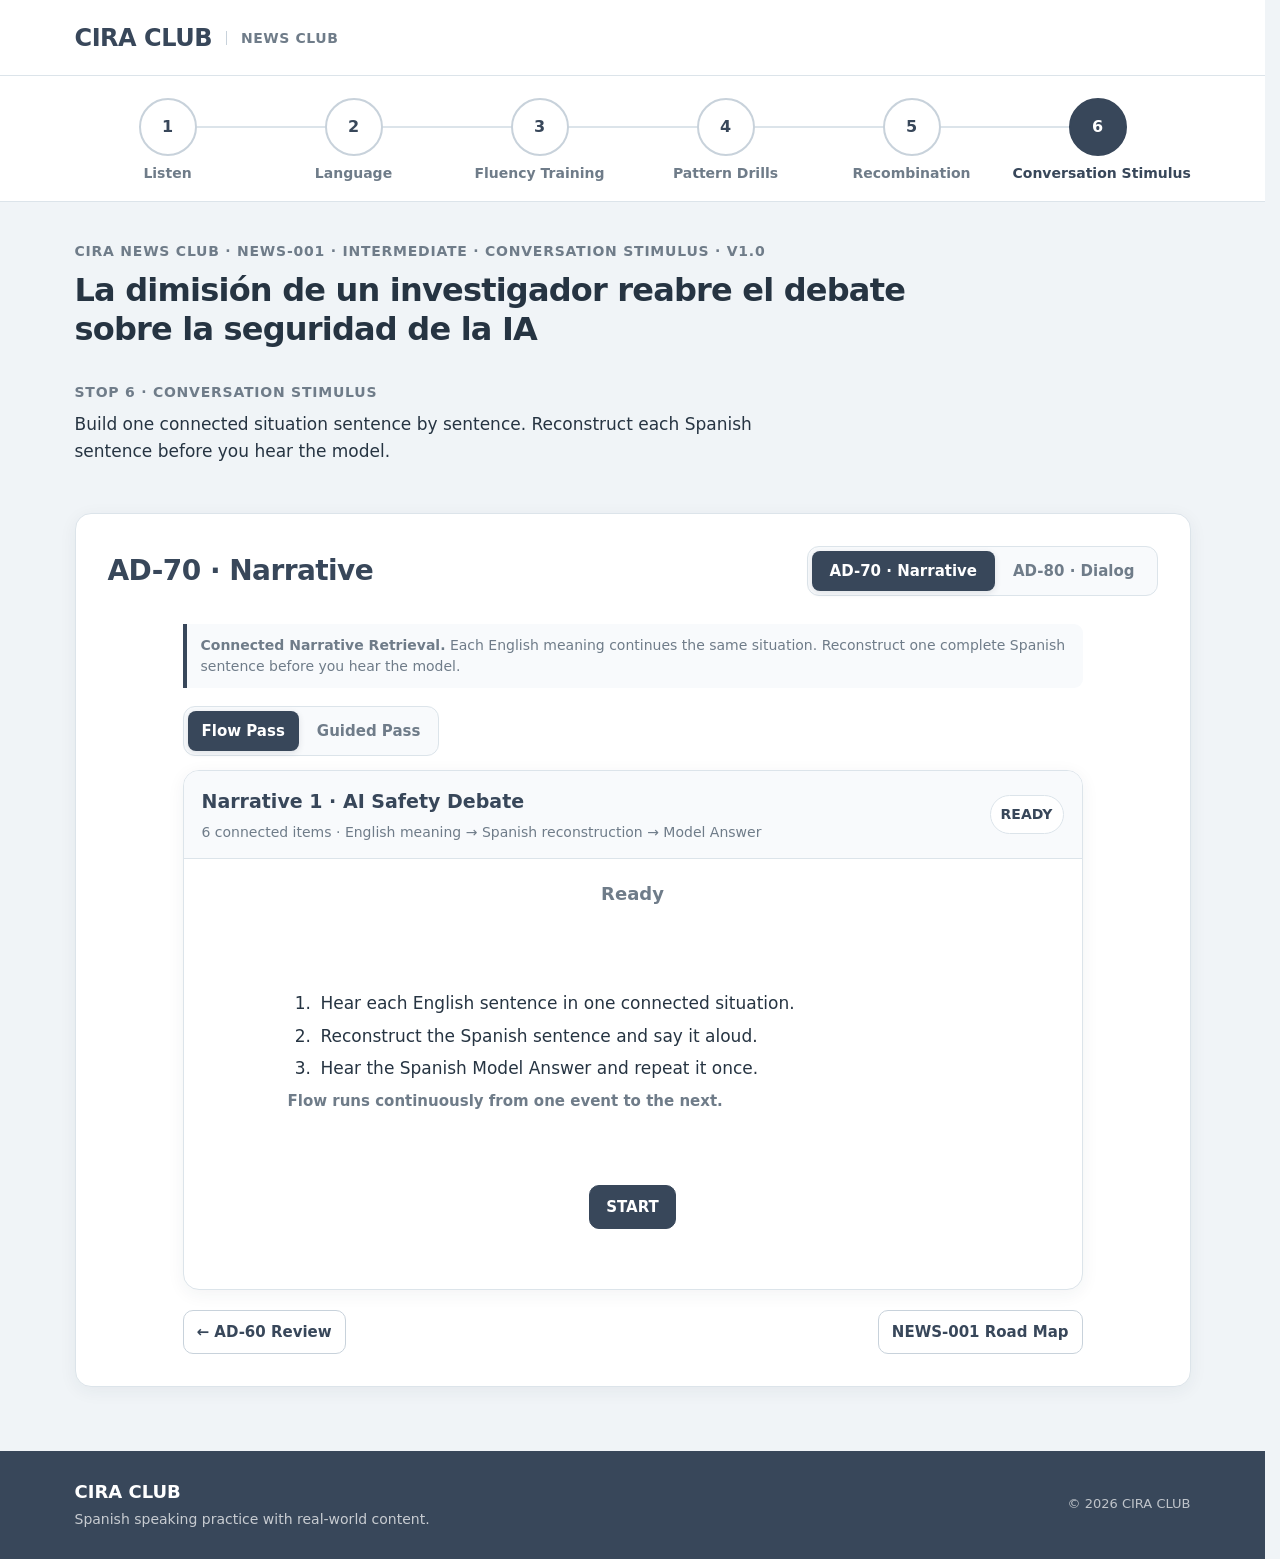
<file: ciraclub/drills/CIRA-NEWS-AD70/index.html>
<!doctype html>
<html lang="en">
<head>
<!-- CIRA CLUB · NEWS-001 · AD-70 Narrative · v1.0 · 2026-09-30 · WORKING SOURCE / BROWSER QA REQUIRED -->
<meta charset="utf-8"><meta name="viewport" content="width=device-width,initial-scale=1">
<meta name="cira-project" content="CIRA CLUB"><meta name="cira-series" content="NEWS CLUB"><meta name="cira-issue" content="NEWS-001"><meta name="cira-section" content="Conversation Stimulus / Narrative"><meta name="cira-drill" content="AD-70 Narrative"><meta name="cira-version" content="1.0"><meta name="cira-status" content="WORKING SOURCE / BROWSER QA REQUIRED"><meta name="cira-date" content="2026-09-30">
<meta name="description" content="CIRA NEWS CLUB NEWS-001 AD-70 Narrative: connected English-to-Spanish retrieval that establishes one micro-situation for the following Dialog.">
<title>CIRA NEWS CLUB — NEWS-001 — AD-70 Narrative v1.0</title>
<link rel="stylesheet" href="https://destinos-vk.github.io/cira-tokens.css"><link rel="stylesheet" href="https://destinos-vk.github.io/cira-shell.css"><script defer src="https://destinos-vk.github.io/cira-roadmap.js"></script>
<style>
.narrative-note,.drill-shell{max-width:900px;margin-left:auto;margin-right:auto}.narrative-note{margin-bottom:18px;padding:11px 14px;border-left:4px solid var(--cira-primary);border-radius:0 9px 9px 0;background:var(--cira-surface-soft);color:var(--cira-text-muted);font-size:14px;line-height:1.5}.drill-toolbar{min-height:48px;margin-bottom:14px;display:grid;grid-template-columns:minmax(0,1fr) auto;align-items:center;gap:12px 18px}.pass-switch,.support-switch{display:inline-flex;align-items:center;gap:4px;width:max-content;max-width:100%;padding:4px;border:1px solid var(--cira-border);border-radius:12px;background:var(--cira-surface-soft)}.support-slot{min-width:244px;min-height:48px;display:flex;align-items:center;justify-content:flex-end}.support-switch.is-reserved{visibility:hidden;opacity:0;pointer-events:none}.switch-btn{min-height:40px;padding:8px 14px;border:0;border-radius:8px;background:transparent;color:var(--cira-text-muted);font-size:15px;font-weight:650;cursor:pointer}.switch-btn.is-active{background:var(--cira-primary);color:#fff;box-shadow:0 2px 6px rgba(38,52,66,.12)}.switch-btn:focus-visible,.runtime-btn:focus-visible,.issue-nav a:focus-visible{outline:3px solid var(--cira-focus);outline-offset:2px}.cira-view-selector__link.is-disabled{opacity:.52;cursor:default;pointer-events:none}.narrative-player{overflow:hidden;border:1px solid var(--cira-border);border-radius:16px;background:var(--cira-surface);box-shadow:0 4px 18px rgba(38,52,66,.06)}.narrative-player__head{min-height:74px;padding:15px 18px;display:flex;align-items:center;justify-content:space-between;gap:16px;border-bottom:1px solid var(--cira-border);background:var(--cira-surface-soft)}.narrative-player__title{margin:0;color:var(--cira-primary);font-size:19px;font-weight:700}.narrative-player__meta{margin-top:4px;color:var(--cira-text-muted);font-size:14px}.runtime-counter{min-width:68px;padding:7px 10px;border:1px solid var(--cira-border);border-radius:999px;background:#fff;color:var(--cira-primary);font-size:14px;font-weight:700;text-align:center}.runtime-workspace{height:430px;padding:18px 24px;overflow:hidden}.runtime-stage{width:min(780px,100%);height:394px;margin:auto;display:grid;grid-template-rows:34px 54px 58px 98px 28px 12px 56px 54px;align-items:center;justify-items:center;text-align:center}.runtime-stage.is-ready{grid-template-rows:34px 54px 174px 0 28px 12px 56px 36px}.runtime-state{grid-row:1;color:var(--cira-text-muted);font-size:18px;font-weight:600}.runtime-command{grid-row:2;color:#f00;font-size:44px;font-weight:500;line-height:1.05;visibility:hidden}.runtime-command.is-visible{visibility:visible}.runtime-copy{grid-row:3;width:min(720px,100%);margin:0;font-size:17px;line-height:1.45}.runtime-card-slot{grid-row:4;width:min(720px,100%);min-height:84px;display:flex;align-items:center;justify-content:center}.runtime-card,.voice-only-placeholder{width:min(560px,100%);min-height:78px;padding:13px 18px;display:none;align-items:center;justify-content:center;border:1px solid var(--cira-border);border-radius:12px;background:var(--cira-surface-soft);color:var(--cira-primary);font-size:21px;font-weight:700;line-height:1.35;text-align:center}.runtime-card.is-stimulus{background:#fffaf0;border-color:#ead9ad;color:var(--cira-text)}.runtime-card.is-model{background:#eef4f8;border-color:var(--cira-border-strong)}.voice-only-placeholder{border-style:dashed;color:var(--cira-text-muted);font-size:15px;font-weight:600}.runtime-card.is-visible,.voice-only-placeholder.is-visible{display:flex}.ready-steps{width:min(690px,100%);margin:0 auto;padding-left:1.7em;text-align:left}.ready-steps li{margin:0 0 8px;padding-left:4px}.ready-note{width:min(690px,100%);margin:10px auto 0;text-align:left;color:var(--cira-text-muted);font-size:15px;font-weight:600}.runtime-rec{grid-row:5;display:flex;align-items:center;gap:8px;color:#a95a5a;font-size:14px;font-weight:700;visibility:hidden}.runtime-rec.is-visible{visibility:visible}.runtime-rec__dot{width:9px;height:9px;border-radius:50%;background:#a95a5a}.runtime-progress{grid-row:6;width:min(520px,90%);height:8px;border-radius:999px;background:#e7edf2;overflow:hidden;visibility:hidden}.runtime-progress.is-visible{visibility:visible}.runtime-progress__bar{width:0;height:100%;background:var(--cira-primary)}.runtime-primary-controls{grid-row:7;display:flex;gap:8px}.runtime-self-controls{grid-row:8;display:flex;flex-wrap:wrap;justify-content:center;gap:8px;visibility:hidden;pointer-events:none}.runtime-self-controls.is-visible{visibility:visible;pointer-events:auto}.runtime-btn{min-height:44px;padding:9px 16px;border:1px solid var(--cira-border-strong);border-radius:10px;background:#fff;color:var(--cira-primary);font-size:15px;font-weight:650;cursor:pointer}.runtime-btn--primary{border-color:var(--cira-primary);background:var(--cira-primary);color:#fff}.runtime-btn:disabled{opacity:.45;cursor:not-allowed}.runtime-error{display:none;max-width:720px;margin:12px auto 0;padding:10px 13px;border:1px solid rgba(169,90,90,.35);border-radius:10px;background:rgba(169,90,90,.06);color:#7d3f3f;font-size:14px}.runtime-error.is-visible{display:block}.issue-nav{max-width:900px;margin:20px auto 0;display:flex;justify-content:space-between;gap:12px;flex-wrap:wrap}.issue-nav a{min-height:44px;padding:9px 13px;display:inline-flex;align-items:center;border:1px solid var(--cira-border-strong);border-radius:10px;background:#fff;color:var(--cira-primary);font-size:15px;font-weight:650;text-decoration:none}.issue-nav a:hover{border-color:var(--cira-primary);background:var(--cira-surface-soft)}
@media(max-width:767px){.drill-toolbar{grid-template-columns:1fr;gap:8px}.pass-switch,.support-switch{max-width:100%;overflow-x:auto}.support-slot{min-width:0;justify-content:flex-start}.runtime-workspace{height:470px;padding:16px}.runtime-stage{height:438px;grid-template-rows:32px 52px 72px 116px 28px 12px 58px 68px}.runtime-stage.is-ready{grid-template-rows:32px 52px 196px 0 28px 12px 58px 58px}.runtime-command{font-size:36px}.runtime-copy{font-size:16px}.runtime-card{font-size:18px}.issue-nav{flex-direction:column}.issue-nav a{justify-content:center}}@media(max-width:420px){.switch-btn{padding-left:10px;padding-right:10px;font-size:14px}.narrative-player__head{align-items:flex-start}.narrative-player__title{font-size:17px}.narrative-player__meta{font-size:13px}}
</style>
</head><body>
<header class="cira-header"><div class="cira-header__inner"><a class="cira-brand" href="https://espanamania.es/ciraclub/cira-club-homepage/" aria-label="CIRA CLUB homepage"><span class="cira-brand__name">CIRA CLUB</span><span class="cira-brand__section">NEWS CLUB</span></a></div></header>
<div id="cira-roadmap-root" data-cira-roadmap data-cira-issue="NEWS-001" data-cira-active-stop="6"></div>
<main class="cira-issue">
<section class="cira-issue__identity"><div class="cira-issue__meta">CIRA NEWS CLUB · NEWS-001 · INTERMEDIATE · CONVERSATION STIMULUS · v1.0</div><h1 class="cira-issue__title">La dimisión de un investigador reabre el debate sobre la seguridad de la IA</h1></section>
<section class="cira-stop-header"><div class="cira-stop-header__eyebrow">STOP 6 · CONVERSATION STIMULUS</div><p class="cira-stop-header__instruction">Build one connected situation sentence by sentence. Reconstruct each Spanish sentence before you hear the model.</p></section>
<section class="cira-working-area"><div class="cira-working-header"><h2 class="cira-working-title">AD-70 · Narrative</h2><nav class="cira-view-selector" aria-label="Conversation Stimulus drills"><span class="cira-view-selector__link is-active" aria-current="page">AD-70 · Narrative</span><span class="cira-view-selector__link is-disabled" aria-disabled="true">AD-80 · Dialog</span></nav></div>
<div class="narrative-note"><strong>Connected Narrative Retrieval.</strong> Each English meaning continues the same situation. Reconstruct one complete Spanish sentence before you hear the model.</div>
<section class="drill-shell" aria-label="AD-70 Narrative player"><div class="drill-toolbar"><div class="pass-switch" role="group" aria-label="Training pass"><button class="switch-btn is-active" id="flowPassBtn" type="button" aria-pressed="true">Flow Pass</button><button class="switch-btn" id="guidedPassBtn" type="button" aria-pressed="false">Guided Pass</button></div><div class="support-slot"><div class="support-switch is-reserved" id="supportSwitch" role="group" aria-label="Guided stimulus support"><button class="switch-btn is-active" id="textVoiceBtn" type="button" aria-pressed="true">Text + Voice</button><button class="switch-btn" id="voiceOnlyBtn" type="button" aria-pressed="false">Voice only</button></div></div></div>
<section class="narrative-player" aria-live="polite"><div class="narrative-player__head"><div><h3 class="narrative-player__title">Narrative 1 · AI Safety Debate</h3><div class="narrative-player__meta">6 connected items · English meaning → Spanish reconstruction → Model Answer</div></div><div class="runtime-counter" id="runtimeCounter">READY</div></div><div class="runtime-workspace"><div class="runtime-stage is-ready" id="runtimeStage"><div class="runtime-state" id="runtimeState">Ready</div><div class="runtime-command" id="runtimeCommand"></div><p class="runtime-copy" id="runtimeCopy"></p><div class="runtime-card-slot"><div class="runtime-card" id="runtimeCard"></div><div class="voice-only-placeholder" id="voicePlaceholder">Listen to the next English sentence.</div></div><div class="runtime-rec" id="runtimeRec"><span class="runtime-rec__dot"></span><span>REC · Speak now</span></div><div class="runtime-progress" id="runtimeProgress"><div class="runtime-progress__bar" id="runtimeProgressBar"></div></div><div class="runtime-primary-controls"><button class="runtime-btn runtime-btn--primary" id="startBtn" type="button">START</button><button class="runtime-btn" id="pauseBtn" type="button" hidden>PAUSE FLOW</button></div><div class="runtime-self-controls" id="selfControls"><button class="runtime-btn" id="compareBtn" type="button">COMPARE</button><button class="runtime-btn" id="modelAgainBtn" type="button">Model again</button><button class="runtime-btn" id="tryAgainBtn" type="button">Try again</button><button class="runtime-btn runtime-btn--primary" id="nextBtn" type="button">NEXT</button></div></div></div></section>
<div class="runtime-error" id="runtimeError" role="alert"></div><nav class="issue-nav" aria-label="Conversation Stimulus navigation"><a href="https://espanamania.es/ciraclub/drills/CIRA-NEWS-AD60/">← AD-60 Review</a><a href="https://espanamania.es/ciraclub/cira-club-homepage/">NEWS-001 Road Map</a></nav></section></section></main>
<footer class="cira-footer"><div class="cira-footer__inner"><div class="cira-footer__brand"><div class="cira-footer__name">CIRA CLUB</div><div class="cira-footer__tagline">Spanish speaking practice with real-world content.</div></div><div class="cira-footer__meta">© 2026 CIRA CLUB</div></div></footer>
<script>
(()=>{"use strict";
const ITEMS=[
{stimulus:"A company has developed a more powerful artificial intelligence system.",answer:"Una empresa ha desarrollado un sistema de inteligencia artificial más potente."},
{stimulus:"A researcher has publicly warned about the risks.",answer:"Un investigador ha advertido públicamente sobre los riesgos."},
{stimulus:"The company has explained its safety measures.",answer:"La empresa ha explicado sus medidas de seguridad."},
{stimulus:"Another specialist has supported the researcher.",answer:"Otro especialista ha apoyado al investigador."},
{stimulus:"The researcher's message has gone viral on X.",answer:"El mensaje del investigador se ha hecho viral en X."},
{stimulus:"The situation has caused a new debate about AI safety.",answer:"La situación ha provocado un nuevo debate sobre la seguridad de la IA."}];
const TTS="https://cira-tts-gateway.cira-learning.workers.dev/club-tts",$=id=>document.getElementById(id),E={flow:$("flowPassBtn"),guided:$("guidedPassBtn"),support:$("supportSwitch"),tv:$("textVoiceBtn"),vo:$("voiceOnlyBtn"),count:$("runtimeCounter"),stage:$("runtimeStage"),state:$("runtimeState"),cmd:$("runtimeCommand"),copy:$("runtimeCopy"),card:$("runtimeCard"),placeholder:$("voicePlaceholder"),rec:$("runtimeRec"),progress:$("runtimeProgress"),bar:$("runtimeProgressBar"),self:$("selfControls"),start:$("startBtn"),pause:$("pauseBtn"),compare:$("compareBtn"),model:$("modelAgainBtn"),retry:$("tryAgainBtn"),next:$("nextBtn"),error:$("runtimeError")};
let pass="flow",support="textVoice",idx=0,token=0,running=false,paused=false,timer=null,lastDur=0,recorder=null,stream=null,chunks=[],learnerBlob=null,learnerUrl=null,session=null;
const cache=new Map(),audio=new Audio(),learner=new Audio();audio.preload="auto";audio.playsInline=true;audio.playbackRate=1;try{audio.preservesPitch=audio.mozPreservesPitch=audio.webkitPreservesPitch=true}catch(_){}learner.preload="auto";learner.playsInline=true;
const error=m=>{E.error.textContent=m||"";E.error.classList.toggle("is-visible",!!m)},command=t=>{E.cmd.textContent=t||"";E.cmd.classList.toggle("is-visible",!!t)},counter=i=>E.count.textContent=i==null?"READY":`${Math.min(i+1,ITEMS.length)} / ${ITEMS.length}`;
function hideCard(){E.card.textContent="";E.card.className="runtime-card";E.placeholder.classList.remove("is-visible")}function showCard(t,k){E.placeholder.classList.remove("is-visible");E.card.textContent=t;E.card.className=`runtime-card is-visible ${k==="model"?"is-model":"is-stimulus"}`}function voicePlaceholder(){E.card.className="runtime-card";E.card.textContent="";E.placeholder.classList.add("is-visible")}function showRec(v){E.rec.classList.toggle("is-visible",!!v)}function showProgress(v,p=0){E.progress.classList.toggle("is-visible",!!v);E.bar.style.width=`${Math.max(0,Math.min(100,p))}%`}function showSelf(v){E.self.classList.toggle("is-visible",!!v)}
function stage({state="",cmd="",copy="",card=null,kind="stimulus",voice=false,progress=false}){E.stage.classList.remove("is-ready");E.state.textContent=state;command(cmd);E.copy.innerHTML=copy;if(voice)voicePlaceholder();else if(card)showCard(card,kind);else hideCard();showRec(false);showProgress(progress,0)}
function cancelTimer(){if(!timer)return;timer.done=true;if(timer.raf)cancelAnimationFrame(timer.raf);const r=timer.resolve;timer=null;showProgress(false);r&&r()}function finishSession(ok){if(!session)return;const s=session;session=null;audio.onended=audio.onerror=null;s.resolve(!!ok)}function cancelAudio(){try{audio.pause();audio.currentTime=0;audio.muted=false}catch(_){}if(session)finishSession(false)}function stopLearner(){try{learner.pause();learner.currentTime=0;learner.removeAttribute("src");learner.load()}catch(_){}}
function release(){if(stream){stream.getTracks().forEach(t=>t.stop());stream=null}recorder=null}function discard(){learnerBlob=null;if(learnerUrl){URL.revokeObjectURL(learnerUrl);learnerUrl=null}}function stopRecording(drop=false){return new Promise(res=>{if(!recorder||recorder.state==="inactive"){release();if(drop)discard();return res()}const r=recorder;r.onstop=()=>{if(!drop&&chunks.length){try{learnerBlob=new Blob(chunks,{type:r.mimeType||"audio/webm"});learnerUrl=URL.createObjectURL(learnerBlob)}catch(_){learnerBlob=null}}release();if(drop)discard();res()};try{r.stop()}catch(_){release();if(drop)discard();res()}})}
function cancelAll(){token++;running=false;paused=false;cancelTimer();cancelAudio();stopRecording(true);stopLearner()}
function modeUI(){const f=pass==="flow";E.flow.classList.toggle("is-active",f);E.flow.setAttribute("aria-pressed",f);E.guided.classList.toggle("is-active",!f);E.guided.setAttribute("aria-pressed",!f);E.support.classList.toggle("is-reserved",f);E.tv.classList.toggle("is-active",support==="textVoice");E.vo.classList.toggle("is-active",support==="voiceOnly")}
function ready(){running=false;paused=false;idx=0;token++;cancelTimer();cancelAudio();stopRecording(true);stopLearner();error("");counter(null);E.pause.hidden=true;E.pause.textContent="PAUSE FLOW";E.start.hidden=false;E.start.textContent="START";showSelf(false);showRec(false);showProgress(false);hideCard();E.stage.classList.add("is-ready");E.state.textContent="Ready";command("");E.copy.innerHTML=pass==="flow"?'<ol class="ready-steps"><li>Hear each English sentence in one connected situation.</li><li>Reconstruct the Spanish sentence and say it aloud.</li><li>Hear the Spanish Model Answer and repeat it once.</li></ol><div class="ready-note">Flow runs continuously from one event to the next.</div>':'<ol class="ready-steps"><li>Choose Text + Voice or Voice only.</li><li>Reconstruct and say the Spanish sentence while your answer is recorded.</li><li>Hear the Model Answer, repeat it once, then use the self-check controls.</li></ol><div class="ready-note">Each new sentence continues the same situation.</div>'}
function switchPass(p){if(p===pass)return;cancelAll();pass=p;modeUI();ready()}E.flow.onclick=()=>switchPass("flow");E.guided.onclick=()=>switchPass("guided");E.tv.onclick=()=>{support="textVoice";modeUI()};E.vo.onclick=()=>{support="voiceOnly";modeUI()};
async function ttsUrl(text,lang){const k=`${lang}|${text.trim()}`;if(cache.has(k))return cache.get(k);const r=await fetch(TTS,{method:"POST",mode:"cors",headers:{"Content-Type":"application/json"},body:JSON.stringify({text:text.trim(),lang})});if(!r.ok)throw Error(`TTS HTTP ${r.status}`);const b=await r.blob();if(!b.size)throw Error("Empty TTS");const u=URL.createObjectURL(b);cache.set(k,u);return u}
const sleep=ms=>new Promise(r=>setTimeout(r,ms));function resumed(t){return new Promise(r=>{const c=()=>t!==token?r(false):!paused?r(true):setTimeout(c,40);c()})}function readyMedia(t,ms=8000){if(t!==token)return Promise.resolve(false);if(audio.readyState>=3)return Promise.resolve(true);return new Promise(r=>{let done=false;const end=ok=>{if(done)return;done=true;clearTimeout(to);audio.removeEventListener("canplay",yes);audio.removeEventListener("canplaythrough",yes);audio.removeEventListener("error",no);r(ok&&t===token)},yes=()=>end(true),no=()=>end(false),to=setTimeout(()=>end(audio.readyState>=2),ms);audio.addEventListener("canplay",yes,{once:true});audio.addEventListener("canplaythrough",yes,{once:true});audio.addEventListener("error",no,{once:true})})}
async function prime(t){try{audio.muted=true;audio.currentTime=0;await audio.play();await sleep(180);audio.pause();audio.currentTime=0;audio.muted=false;await sleep(45);return t===token}catch(_){audio.muted=false;return t===token}}
function ttsFail(){token++;running=false;paused=false;cancelTimer();cancelAudio();stopRecording(true);stopLearner();E.pause.hidden=true;E.start.hidden=false;E.start.textContent="TRY AGAIN";E.state.textContent="Audio unavailable";command("TTS ERROR");E.copy.textContent="CIRA audio could not be loaded. Check the connection and try again.";hideCard();showProgress(false);showRec(false);showSelf(false);error("Audio could not be loaded from the CIRA TTS gateway.")}
async function playTTS(text,lang,t){let u;try{u=await ttsUrl(text,lang)}catch(e){console.error(e);ttsFail();return false}if(t!==token||!await resumed(t))return false;cancelAudio();try{audio.src=u;audio.currentTime=0;audio.playbackRate=1;audio.load()}catch(_){ttsFail();return false}if(!await readyMedia(t)){ttsFail();return false}if(Number.isFinite(audio.duration)&&audio.duration>0)lastDur=audio.duration*1000;if(!await resumed(t)||!await prime(t)||!await resumed(t))return false;const ok=await new Promise(resolve=>{session={resolve};audio.onended=()=>finishSession(true);audio.onerror=()=>finishSession(false);if(!paused)audio.play().catch(()=>finishSession(false))});if(!ok&&t===token)ttsFail();return ok}
function beep(){return new Promise(res=>{try{const AC=window.AudioContext||window.webkitAudioContext;if(!AC)return res();const c=new AC(),o=c.createOscillator(),g=c.createGain(),n=c.currentTime;o.frequency.value=880;g.gain.setValueAtTime(.0001,n);g.gain.exponentialRampToValueAtTime(.035,n+.012);g.gain.exponentialRampToValueAtTime(.0001,n+.1);o.connect(g);g.connect(c.destination);o.start(n);o.stop(n+.105);o.onended=()=>{c.close().catch(()=>{});res()};setTimeout(res,160)}catch(_){res()}})}
function wait(ms,progress=true){return new Promise(res=>{cancelTimer();const d=Math.max(0,ms),s={done:false,resolve:res,raf:null},start={elapsed:0,last:performance.now()};timer=s;if(progress)showProgress(true,0);const tick=now=>{if(timer!==s||s.done)return;const dt=Math.max(0,now-start.last);start.last=now;if(!paused)start.elapsed+=dt;if(progress&&d)E.bar.style.width=`${Math.min(100,start.elapsed/d*100)}%`;if(start.elapsed>=d){s.done=true;timer=null;showProgress(false);return res()}s.raf=requestAnimationFrame(tick)};s.raf=requestAnimationFrame(tick)})}const responseMs=t=>Math.max(4200,Math.min(7800,2100+t.trim().split(/\s+/).length*430)),repeatMs=t=>lastDur>400?Math.max(2200,lastDur+1000):Math.max(2800,Math.min(6500,1200+t.trim().split(/\s+/).length*380));
async function flowItem(item,t){counter(idx);stage({state:"Stimulus",cmd:"LISTEN",copy:"Hear the next English sentence in the situation."});if(!await playTTS(item.stimulus,"en",t)||t!==token)return false;stage({state:"Retrieve",cmd:"SPEAK NOW",copy:"Reconstruct the Spanish sentence and say it aloud.",progress:true});await beep();await wait(responseMs(item.answer));if(t!==token)return false;stage({state:"Model",cmd:"LISTEN",copy:"Listen to the Spanish Model Answer."});if(!await playTTS(item.answer,"es",t)||t!==token)return false;stage({state:"Repeat",cmd:"REPEAT",copy:"Repeat the complete Spanish Model Answer once."});await beep();await wait(repeatMs(item.answer));return t===token}
async function startFlow(){cancelAll();pass="flow";modeUI();running=true;paused=false;idx=0;E.start.hidden=true;E.pause.hidden=false;E.pause.textContent="PAUSE FLOW";showSelf(false);error("");const t=token;for(let i=0;i<ITEMS.length;i++){if(t!==token)return;idx=i;if(!await flowItem(ITEMS[i],t))return}if(t!==token)return;running=false;E.pause.hidden=true;E.start.hidden=false;E.start.textContent="TRAIN AGAIN";E.count.textContent="DONE";stage({state:"Complete",cmd:"DONE",copy:"Flow Pass complete. You have reconstructed the full Narrative. Run it again, or switch to Guided Pass for item-by-item recording and self-check."})}
async function present(item,t){counter(idx);stage({state:"Stimulus",cmd:"LISTEN",copy:support==="voiceOnly"?"Listen to the next English sentence.":"Listen to the next English sentence, then reconstruct it in Spanish.",card:support==="textVoice"?item.stimulus:null,voice:support==="voiceOnly"});return await playTTS(item.stimulus,"en",t)&&t===token}
async function startRecording(){discard();if(!navigator.mediaDevices?.getUserMedia||!window.MediaRecorder){error("Recording is not supported in this browser. Guided Pass will continue without COMPARE.");return false}try{stream=await navigator.mediaDevices.getUserMedia({audio:true});chunks=[];recorder=new MediaRecorder(stream);recorder.ondataavailable=e=>{if(e.data?.size)chunks.push(e.data)};recorder.start();return true}catch(_){release();error("Microphone access is unavailable. Guided Pass will continue without COMPARE.");return false}}
async function guidedItem(retry=false){const t=token,item=ITEMS[idx];showSelf(false);showRec(false);error("");if(!await present(item,t))return;stage({state:"Retrieve",cmd:retry?"TRY AGAIN":"SPEAK NOW",copy:"Reconstruct the Spanish sentence and say it aloud. Your answer is recorded for self-check.",progress:true});await beep();if(t!==token)return;const on=await startRecording();showRec(on);await wait(responseMs(item.answer));if(t!==token)return;await stopRecording(false);showRec(false);if(t!==token)return;stage({state:"Model",cmd:"LISTEN",copy:"Listen to the Spanish Model Answer."});if(!await playTTS(item.answer,"es",t)||t!==token)return;stage({state:"Repeat",cmd:"REPEAT",copy:"Repeat the complete Spanish Model Answer once.",card:item.answer,kind:"model"});await wait(repeatMs(item.answer),false);if(t!==token)return;stage({state:"Self-check",copy:"Choose <strong>COMPARE</strong>, <strong>Model again</strong>, <strong>Try again</strong>, or <strong>NEXT</strong>",card:item.answer,kind:"model"});showSelf(true);E.compare.disabled=!learnerBlob;running=false}
async function startGuided(){cancelAll();pass="guided";modeUI();idx=0;running=true;E.start.hidden=true;E.pause.hidden=true;await guidedItem(false)}
function playLearner(){return new Promise(res=>{if(!learnerUrl)return res();stopLearner();learner.src=learnerUrl;learner.onended=learner.onerror=()=>res();learner.play().catch(()=>res())})}
E.start.onclick=()=>pass==="flow"?startFlow():startGuided();E.pause.onclick=async()=>{if(pass!=="flow"||!running)return;if(!paused){paused=true;if(session&&!audio.paused)audio.pause();E.pause.textContent="CONTINUE";return}paused=false;E.pause.textContent="PAUSE FLOW";if(session&&audio.paused&&!audio.ended)try{await audio.play()}catch(_){ttsFail()}};
E.next.onclick=async()=>{if(pass!=="guided")return;token++;cancelAudio();cancelTimer();stopLearner();await stopRecording(false);showSelf(false);if(idx<ITEMS.length-1){idx++;running=true;return guidedItem(false)}running=false;E.count.textContent="DONE";stage({state:"Complete",cmd:"DONE",copy:"Guided Pass complete. Repeat the full Narrative in Flow Pass to strengthen connected retrieval."});E.start.hidden=false;E.start.textContent="TRAIN AGAIN"};
E.retry.onclick=async()=>{if(pass!=="guided")return;token++;cancelAudio();cancelTimer();stopLearner();await stopRecording(true);running=true;guidedItem(true)};
E.model.onclick=async()=>{if(pass!=="guided")return;const t=token,item=ITEMS[idx];showSelf(false);stage({state:"Model again",cmd:"LISTEN",copy:"Listen to the Spanish Model Answer again."});if(!await playTTS(item.answer,"es",t)||t!==token)return;stage({state:"Self-check",copy:"Choose <strong>COMPARE</strong>, <strong>Model again</strong>, <strong>Try again</strong>, or <strong>NEXT</strong>",card:item.answer,kind:"model"});showSelf(true);E.compare.disabled=!learnerBlob};
E.compare.onclick=async()=>{if(pass!=="guided"||!learnerUrl)return;const t=token,item=ITEMS[idx];showSelf(false);stage({state:"Compare",cmd:"LISTEN",copy:"Your recording first, then the Spanish Model Answer.",card:item.answer,kind:"model"});await playLearner();if(t!==token)return;await sleep(120);if(!await playTTS(item.answer,"es",t)||t!==token)return;stage({state:"Self-check",copy:"Choose <strong>COMPARE</strong>, <strong>Model again</strong>, <strong>Try again</strong>, or <strong>NEXT</strong>",card:item.answer,kind:"model"});showSelf(true);E.compare.disabled=!learnerBlob};
window.addEventListener("beforeunload",()=>{cancelAll();cache.forEach(u=>URL.revokeObjectURL(u));cache.clear();discard()});modeUI();ready();
})();
</script></body></html>
</file>
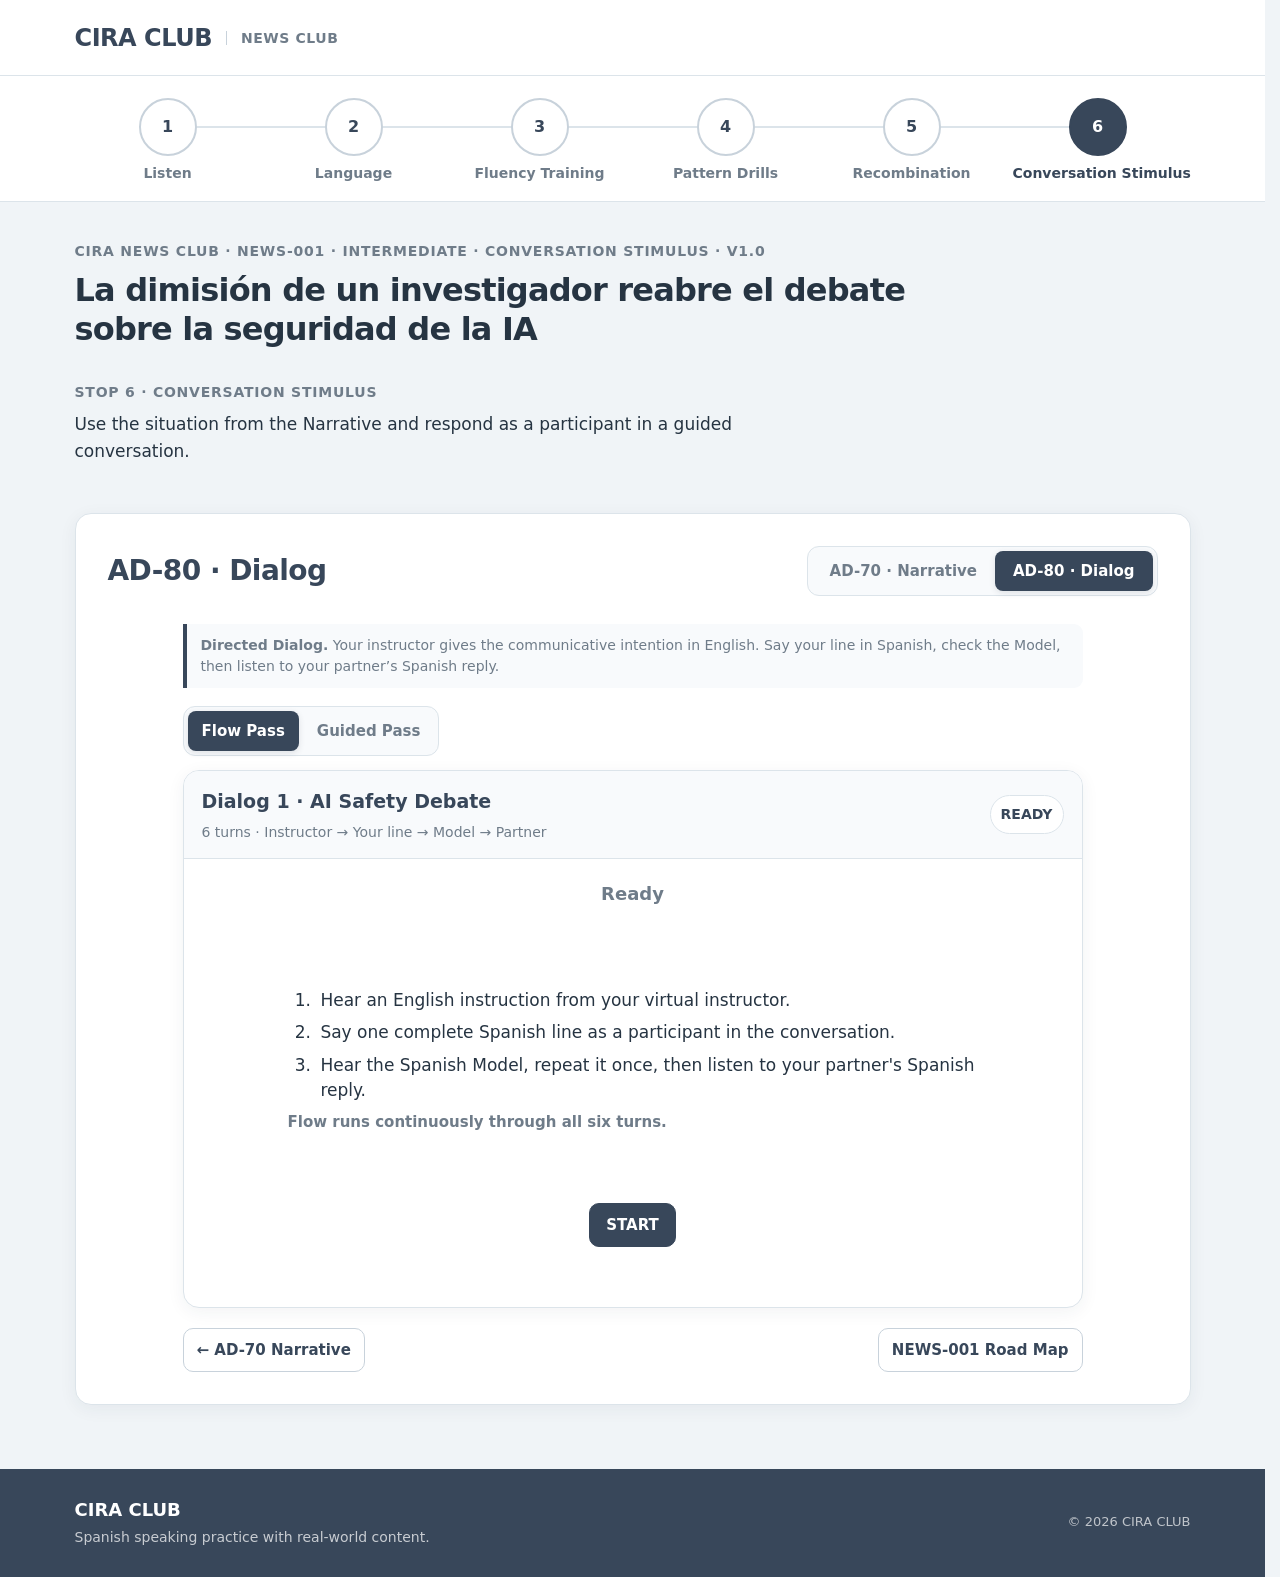
<file: ciraclub/drills/CIRA-NEWS-AD80/index.html>
<!doctype html>
<html lang="en">
<head>
<!-- CIRA CLUB · NEWS-001 · AD-80 Dialog · v1.0 · 2026-09-30 · WORKING SOURCE / BROWSER QA REQUIRED -->
<meta charset="utf-8">
<meta name="viewport" content="width=device-width,initial-scale=1">
<meta name="cira-project" content="CIRA CLUB">
<meta name="cira-series" content="NEWS CLUB">
<meta name="cira-issue" content="NEWS-001">
<meta name="cira-section" content="Conversation Stimulus / Dialog">
<meta name="cira-drill" content="AD-80 Dialog">
<meta name="cira-version" content="1.0">
<meta name="cira-status" content="WORKING SOURCE / BROWSER QA REQUIRED">
<meta name="cira-date" content="2026-09-30">
<meta name="description" content="CIRA NEWS CLUB NEWS-001 AD-80 Dialog: early directed conversation stimulus with Virtual Instructor prompts, learner Spanish turns, Spanish models and Virtual Partner responses.">
<title>CIRA NEWS CLUB — NEWS-001 — AD-80 Dialog v1.0</title>
<link rel="stylesheet" href="https://destinos-vk.github.io/cira-tokens.css">
<link rel="stylesheet" href="https://destinos-vk.github.io/cira-shell.css">
<script defer src="https://destinos-vk.github.io/cira-roadmap.js"></script>
<style>
.dialog-note,.drill-shell{max-width:900px;margin-left:auto;margin-right:auto}
.dialog-note{margin-bottom:18px;padding:11px 14px;border-left:4px solid var(--cira-primary);border-radius:0 9px 9px 0;background:var(--cira-surface-soft);color:var(--cira-text-muted);font-size:14px;line-height:1.5}
.drill-toolbar{min-height:48px;margin-bottom:14px;display:grid;grid-template-columns:minmax(0,1fr) auto;align-items:center;gap:12px 18px}
.pass-switch,.support-switch{display:inline-flex;align-items:center;gap:4px;width:max-content;max-width:100%;padding:4px;border:1px solid var(--cira-border);border-radius:12px;background:var(--cira-surface-soft)}
.support-slot{min-width:244px;min-height:48px;display:flex;align-items:center;justify-content:flex-end}
.support-switch.is-reserved{visibility:hidden;opacity:0;pointer-events:none}
.switch-btn{min-height:40px;padding:8px 14px;border:0;border-radius:8px;background:transparent;color:var(--cira-text-muted);font-size:15px;font-weight:650;cursor:pointer}
.switch-btn.is-active{background:var(--cira-primary);color:#fff;box-shadow:0 2px 6px rgba(38,52,66,.12)}
.switch-btn:focus-visible,.runtime-btn:focus-visible,.issue-nav a:focus-visible{outline:3px solid var(--cira-focus);outline-offset:2px}
.dialog-player{overflow:hidden;border:1px solid var(--cira-border);border-radius:16px;background:var(--cira-surface);box-shadow:0 4px 18px rgba(38,52,66,.06)}
.dialog-player__head{min-height:74px;padding:15px 18px;display:flex;align-items:center;justify-content:space-between;gap:16px;border-bottom:1px solid var(--cira-border);background:var(--cira-surface-soft)}
.dialog-player__title{margin:0;color:var(--cira-primary);font-size:19px;font-weight:700}
.dialog-player__meta{margin-top:4px;color:var(--cira-text-muted);font-size:14px}
.runtime-counter{min-width:68px;padding:7px 10px;border:1px solid var(--cira-border);border-radius:999px;background:#fff;color:var(--cira-primary);font-size:14px;font-weight:700;text-align:center}
.runtime-workspace{height:448px;padding:18px 24px;overflow:hidden}
.runtime-stage{width:min(780px,100%);height:412px;margin:auto;display:grid;grid-template-rows:34px 54px 62px 104px 28px 12px 56px 62px;align-items:center;justify-items:center;text-align:center}
.runtime-stage.is-ready{grid-template-rows:34px 54px 192px 0 28px 12px 56px 36px}
.runtime-state{grid-row:1;color:var(--cira-text-muted);font-size:18px;font-weight:600}
.runtime-command{grid-row:2;color:#f00;font-size:44px;font-weight:500;line-height:1.05;visibility:hidden}
.runtime-command.is-visible{visibility:visible}
.runtime-copy{grid-row:3;width:min(720px,100%);margin:0;font-size:17px;line-height:1.45}
.runtime-card-slot{grid-row:4;width:min(720px,100%);min-height:90px;display:flex;align-items:center;justify-content:center}
.runtime-card,.voice-only-placeholder{width:min(580px,100%);min-height:82px;padding:13px 18px;display:none;align-items:center;justify-content:center;border:1px solid var(--cira-border);border-radius:12px;background:var(--cira-surface-soft);color:var(--cira-primary);font-size:21px;font-weight:700;line-height:1.35;text-align:center}
.runtime-card.is-stimulus{background:#fffaf0;border-color:#ead9ad;color:var(--cira-text)}
.runtime-card.is-model{background:#eef4f8;border-color:var(--cira-border-strong)}
.runtime-card.is-partner{background:#f7f9fb;border-color:#cdd7e0;color:var(--cira-text)}
.voice-only-placeholder{border-style:dashed;color:var(--cira-text-muted);font-size:15px;font-weight:600}
.runtime-card.is-visible,.voice-only-placeholder.is-visible{display:flex}
.ready-steps{width:min(690px,100%);margin:0 auto;padding-left:1.7em;text-align:left}
.ready-steps li{margin:0 0 8px;padding-left:4px}
.ready-note{width:min(690px,100%);margin:10px auto 0;text-align:left;color:var(--cira-text-muted);font-size:15px;font-weight:600}
.runtime-rec{grid-row:5;display:flex;align-items:center;gap:8px;color:#a95a5a;font-size:14px;font-weight:700;visibility:hidden}
.runtime-rec.is-visible{visibility:visible}
.runtime-rec__dot{width:9px;height:9px;border-radius:50%;background:#a95a5a}
.runtime-progress{grid-row:6;width:min(520px,90%);height:8px;border-radius:999px;background:#e7edf2;overflow:hidden;visibility:hidden}
.runtime-progress.is-visible{visibility:visible}
.runtime-progress__bar{width:0;height:100%;background:var(--cira-primary)}
.runtime-primary-controls{grid-row:7;display:flex;gap:8px}
.runtime-self-controls{grid-row:8;display:flex;flex-wrap:wrap;justify-content:center;gap:8px;visibility:hidden;pointer-events:none}
.runtime-self-controls.is-visible{visibility:visible;pointer-events:auto}
.runtime-btn{min-height:44px;padding:9px 16px;border:1px solid var(--cira-border-strong);border-radius:10px;background:#fff;color:var(--cira-primary);font-size:15px;font-weight:650;cursor:pointer}
.runtime-btn--primary{border-color:var(--cira-primary);background:var(--cira-primary);color:#fff}
.runtime-btn:disabled{opacity:.45;cursor:not-allowed}
.runtime-error{display:none;max-width:720px;margin:12px auto 0;padding:10px 13px;border:1px solid rgba(169,90,90,.35);border-radius:10px;background:rgba(169,90,90,.06);color:#7d3f3f;font-size:14px}
.runtime-error.is-visible{display:block}
.issue-nav{max-width:900px;margin:20px auto 0;display:flex;justify-content:space-between;gap:12px;flex-wrap:wrap}
.issue-nav a{min-height:44px;padding:9px 13px;display:inline-flex;align-items:center;border:1px solid var(--cira-border-strong);border-radius:10px;background:#fff;color:var(--cira-primary);font-size:15px;font-weight:650;text-decoration:none}
.issue-nav a:hover{border-color:var(--cira-primary);background:var(--cira-surface-soft)}
@media(max-width:767px){.drill-toolbar{grid-template-columns:1fr;gap:8px}.pass-switch,.support-switch{max-width:100%;overflow-x:auto}.support-slot{min-width:0;justify-content:flex-start}.runtime-workspace{height:492px;padding:16px}.runtime-stage{height:460px;grid-template-rows:32px 52px 78px 124px 28px 12px 58px 76px}.runtime-stage.is-ready{grid-template-rows:32px 52px 220px 0 28px 12px 58px 58px}.runtime-command{font-size:36px}.runtime-copy{font-size:16px}.runtime-card{font-size:18px}.issue-nav{flex-direction:column}.issue-nav a{justify-content:center}}
@media(max-width:420px){.switch-btn{padding-left:10px;padding-right:10px;font-size:14px}.dialog-player__head{align-items:flex-start}.dialog-player__title{font-size:17px}.dialog-player__meta{font-size:13px}}
</style>
</head>
<body>
<header class="cira-header"><div class="cira-header__inner"><a class="cira-brand" href="https://espanamania.es/ciraclub/cira-club-homepage/" aria-label="CIRA CLUB homepage"><span class="cira-brand__name">CIRA CLUB</span><span class="cira-brand__section">NEWS CLUB</span></a></div></header>
<div id="cira-roadmap-root" data-cira-roadmap data-cira-issue="NEWS-001" data-cira-active-stop="6"></div>
<main class="cira-issue">
<section class="cira-issue__identity"><div class="cira-issue__meta">CIRA NEWS CLUB · NEWS-001 · INTERMEDIATE · CONVERSATION STIMULUS · v1.0</div><h1 class="cira-issue__title">La dimisión de un investigador reabre el debate sobre la seguridad de la IA</h1></section>
<section class="cira-stop-header"><div class="cira-stop-header__eyebrow">STOP 6 · CONVERSATION STIMULUS</div><p class="cira-stop-header__instruction">Use the situation from the Narrative and respond as a participant in a guided conversation.</p></section>
<section class="cira-working-area">
<div class="cira-working-header"><h2 class="cira-working-title">AD-80 · Dialog</h2><nav class="cira-view-selector" aria-label="Conversation Stimulus drills"><a class="cira-view-selector__link" href="https://destinos-vk.github.io/ciraclub/drills/CIRA-NEWS-AD70/">AD-70 · Narrative</a><span class="cira-view-selector__link is-active" aria-current="page">AD-80 · Dialog</span></nav></div>
<div class="dialog-note"><strong>Directed Dialog.</strong> Your instructor gives the communicative intention in English. Say your line in Spanish, check the Model, then listen to your partner’s Spanish reply.</div>
<section class="drill-shell" aria-label="AD-80 Dialog player">
<div class="drill-toolbar"><div class="pass-switch" role="group" aria-label="Training pass"><button class="switch-btn is-active" id="flowPassBtn" type="button" aria-pressed="true">Flow Pass</button><button class="switch-btn" id="guidedPassBtn" type="button" aria-pressed="false">Guided Pass</button></div><div class="support-slot"><div class="support-switch is-reserved" id="supportSwitch" role="group" aria-label="Guided prompt support"><button class="switch-btn is-active" id="textVoiceBtn" type="button" aria-pressed="true">Text + Voice</button><button class="switch-btn" id="voiceOnlyBtn" type="button" aria-pressed="false">Voice only</button></div></div></div>
<section class="dialog-player" aria-live="polite"><div class="dialog-player__head"><div><h3 class="dialog-player__title">Dialog 1 · AI Safety Debate</h3><div class="dialog-player__meta">6 turns · Instructor → Your line → Model → Partner</div></div><div class="runtime-counter" id="runtimeCounter">READY</div></div><div class="runtime-workspace"><div class="runtime-stage is-ready" id="runtimeStage"><div class="runtime-state" id="runtimeState">Ready</div><div class="runtime-command" id="runtimeCommand"></div><p class="runtime-copy" id="runtimeCopy"></p><div class="runtime-card-slot"><div class="runtime-card" id="runtimeCard"></div><div class="voice-only-placeholder" id="voicePlaceholder">Listen to your instructor.</div></div><div class="runtime-rec" id="runtimeRec"><span class="runtime-rec__dot"></span><span>REC · Speak now</span></div><div class="runtime-progress" id="runtimeProgress"><div class="runtime-progress__bar" id="runtimeProgressBar"></div></div><div class="runtime-primary-controls"><button class="runtime-btn runtime-btn--primary" id="startBtn" type="button">START</button><button class="runtime-btn" id="pauseBtn" type="button" hidden>PAUSE FLOW</button></div><div class="runtime-self-controls" id="selfControls"><button class="runtime-btn" id="compareBtn" type="button">COMPARE</button><button class="runtime-btn" id="modelAgainBtn" type="button">Model again</button><button class="runtime-btn" id="tryAgainBtn" type="button">Try again</button><button class="runtime-btn runtime-btn--primary" id="nextBtn" type="button">NEXT</button></div></div></div></section>
<div class="runtime-error" id="runtimeError" role="alert"></div>
<nav class="issue-nav" aria-label="Conversation Stimulus navigation"><a href="https://destinos-vk.github.io/ciraclub/drills/CIRA-NEWS-AD70/">← AD-70 Narrative</a><a href="https://espanamania.es/ciraclub/cira-club-homepage/">NEWS-001 Road Map</a></nav>
</section>
</section>
</main>
<footer class="cira-footer"><div class="cira-footer__inner"><div class="cira-footer__brand"><div class="cira-footer__name">CIRA CLUB</div><div class="cira-footer__tagline">Spanish speaking practice with real-world content.</div></div><div class="cira-footer__meta">© 2026 CIRA CLUB</div></div></footer>
<script>
(()=>{"use strict";
const ITEMS=[
{prompt:"Ask your colleague what has happened.",model:"¿Qué ha pasado?",partner:"Una empresa ha desarrollado un sistema de inteligencia artificial más potente."},
{prompt:"Ask if a researcher has warned about the risks.",model:"¿Un investigador ha advertido sobre los riesgos?",partner:"Sí. Un investigador ha advertido públicamente sobre los riesgos."},
{prompt:"Ask what the company has explained.",model:"¿Qué ha explicado la empresa?",partner:"La empresa ha explicado sus medidas de seguridad."},
{prompt:"Tell your colleague that another specialist has supported the researcher.",model:"Otro especialista ha apoyado al investigador.",partner:"Sí."},
{prompt:"Ask what has happened to the researcher's message.",model:"¿Qué ha pasado con el mensaje del investigador?",partner:"Se ha hecho viral en X."},
{prompt:"Say that the situation has caused a new debate about AI safety.",model:"La situación ha provocado un nuevo debate sobre la seguridad de la IA.",partner:"Sí."}
];
const TTS="https://cira-tts-gateway.cira-learning.workers.dev/club-tts",$=id=>document.getElementById(id),E={flow:$("flowPassBtn"),guided:$("guidedPassBtn"),support:$("supportSwitch"),tv:$("textVoiceBtn"),vo:$("voiceOnlyBtn"),count:$("runtimeCounter"),stage:$("runtimeStage"),state:$("runtimeState"),cmd:$("runtimeCommand"),copy:$("runtimeCopy"),card:$("runtimeCard"),placeholder:$("voicePlaceholder"),rec:$("runtimeRec"),progress:$("runtimeProgress"),bar:$("runtimeProgressBar"),self:$("selfControls"),start:$("startBtn"),pause:$("pauseBtn"),compare:$("compareBtn"),model:$("modelAgainBtn"),retry:$("tryAgainBtn"),next:$("nextBtn"),error:$("runtimeError")};
let pass="flow",support="textVoice",idx=0,token=0,running=false,paused=false,timer=null,lastDur=0,recorder=null,stream=null,chunks=[],learnerBlob=null,learnerUrl=null,session=null;
const cache=new Map(),audio=new Audio(),learner=new Audio();audio.preload="auto";audio.playsInline=true;audio.playbackRate=1;try{audio.preservesPitch=audio.mozPreservesPitch=audio.webkitPreservesPitch=true}catch(_){}learner.preload="auto";learner.playsInline=true;
const error=m=>{E.error.textContent=m||"";E.error.classList.toggle("is-visible",!!m)},command=t=>{E.cmd.textContent=t||"";E.cmd.classList.toggle("is-visible",!!t)},counter=i=>E.count.textContent=i==null?"READY":`${Math.min(i+1,ITEMS.length)} / ${ITEMS.length}`;
function hideCard(){E.card.textContent="";E.card.className="runtime-card";E.placeholder.classList.remove("is-visible")}
function showCard(t,k){E.placeholder.classList.remove("is-visible");E.card.textContent=t;E.card.className=`runtime-card is-visible ${k==="model"?"is-model":k==="partner"?"is-partner":"is-stimulus"}`}
function voicePlaceholder(text="Listen."){E.card.className="runtime-card";E.card.textContent="";E.placeholder.textContent=text;E.placeholder.classList.add("is-visible")}
function showRec(v){E.rec.classList.toggle("is-visible",!!v)}function showProgress(v,p=0){E.progress.classList.toggle("is-visible",!!v);E.bar.style.width=`${Math.max(0,Math.min(100,p))}%`}function showSelf(v){E.self.classList.toggle("is-visible",!!v)}
function stage({state="",cmd="",copy="",card=null,kind="stimulus",voice=false,voiceText="Listen.",progress=false}){E.stage.classList.remove("is-ready");E.state.textContent=state;command(cmd);E.copy.innerHTML=copy;if(voice)voicePlaceholder(voiceText);else if(card)showCard(card,kind);else hideCard();showRec(false);showProgress(progress,0)}
function cancelTimer(){if(!timer)return;timer.done=true;if(timer.raf)cancelAnimationFrame(timer.raf);const r=timer.resolve;timer=null;showProgress(false);r&&r()}
function finishSession(ok){if(!session)return;const s=session;session=null;audio.onended=audio.onerror=null;s.resolve(!!ok)}
function cancelAudio(){try{audio.pause();audio.currentTime=0;audio.muted=false}catch(_){}if(session)finishSession(false)}
function stopLearner(){try{learner.pause();learner.currentTime=0;learner.removeAttribute("src");learner.load()}catch(_){}}
function release(){if(stream){stream.getTracks().forEach(t=>t.stop());stream=null}recorder=null}
function discard(){learnerBlob=null;if(learnerUrl){URL.revokeObjectURL(learnerUrl);learnerUrl=null}}
function stopRecording(drop=false){return new Promise(res=>{if(!recorder||recorder.state==="inactive"){release();if(drop)discard();return res()}const r=recorder;r.onstop=()=>{if(!drop&&chunks.length){try{learnerBlob=new Blob(chunks,{type:r.mimeType||"audio/webm"});learnerUrl=URL.createObjectURL(learnerBlob)}catch(_){learnerBlob=null}}release();if(drop)discard();res()};try{r.stop()}catch(_){release();if(drop)discard();res()}})}
function cancelAll(){token++;running=false;paused=false;cancelTimer();cancelAudio();stopRecording(true);stopLearner()}
function modeUI(){const f=pass==="flow";E.flow.classList.toggle("is-active",f);E.flow.setAttribute("aria-pressed",f);E.guided.classList.toggle("is-active",!f);E.guided.setAttribute("aria-pressed",!f);E.support.classList.toggle("is-reserved",f);E.tv.classList.toggle("is-active",support==="textVoice");E.vo.classList.toggle("is-active",support==="voiceOnly")}
function ready(){running=false;paused=false;idx=0;token++;cancelTimer();cancelAudio();stopRecording(true);stopLearner();error("");counter(null);E.pause.hidden=true;E.pause.textContent="PAUSE FLOW";E.start.hidden=false;E.start.textContent="START";showSelf(false);showRec(false);showProgress(false);hideCard();E.stage.classList.add("is-ready");E.state.textContent="Ready";command("");E.copy.innerHTML=pass==="flow"?'<ol class="ready-steps"><li>Hear an English instruction from your virtual instructor.</li><li>Say one complete Spanish line as a participant in the conversation.</li><li>Hear the Spanish Model, repeat it once, then listen to your partner\'s Spanish reply.</li></ol><div class="ready-note">Flow runs continuously through all six turns.</div>':'<ol class="ready-steps"><li>Choose Text + Voice or Voice only for the instructor prompt.</li><li>Say your Spanish line during the recording window.</li><li>Hear the Spanish Model, repeat it once, then listen to your partner\'s reply.</li></ol><div class="ready-note">Use the self-check controls before NEXT.</div>'}
function switchPass(p){if(p===pass)return;cancelAll();pass=p;modeUI();ready()}E.flow.onclick=()=>switchPass("flow");E.guided.onclick=()=>switchPass("guided");E.tv.onclick=()=>{support="textVoice";modeUI()};E.vo.onclick=()=>{support="voiceOnly";modeUI()};
async function ttsUrl(text,lang){const k=`${lang}|${text.trim()}`;if(cache.has(k))return cache.get(k);const r=await fetch(TTS,{method:"POST",mode:"cors",headers:{"Content-Type":"application/json"},body:JSON.stringify({text:text.trim(),lang})});if(!r.ok)throw Error(`TTS HTTP ${r.status}`);const b=await r.blob();if(!b.size)throw Error("Empty TTS");const u=URL.createObjectURL(b);cache.set(k,u);return u}
const sleep=ms=>new Promise(r=>setTimeout(r,ms));
function resumed(t){return new Promise(r=>{const c=()=>t!==token?r(false):!paused?r(true):setTimeout(c,40);c()})}
function readyMedia(t,ms=8000){if(t!==token)return Promise.resolve(false);if(audio.readyState>=3)return Promise.resolve(true);return new Promise(r=>{let done=false;const end=ok=>{if(done)return;done=true;clearTimeout(to);audio.removeEventListener("canplay",yes);audio.removeEventListener("canplaythrough",yes);audio.removeEventListener("error",no);r(ok&&t===token)},yes=()=>end(true),no=()=>end(false),to=setTimeout(()=>end(audio.readyState>=2),ms);audio.addEventListener("canplay",yes,{once:true});audio.addEventListener("canplaythrough",yes,{once:true});audio.addEventListener("error",no,{once:true})})}
async function prime(t){try{audio.muted=true;audio.currentTime=0;await audio.play();await sleep(180);audio.pause();audio.currentTime=0;audio.muted=false;await sleep(45);return t===token}catch(_){audio.muted=false;return t===token}}
function ttsFail(){token++;running=false;paused=false;cancelTimer();cancelAudio();stopRecording(true);stopLearner();E.pause.hidden=true;E.start.hidden=false;E.start.textContent="TRY AGAIN";E.state.textContent="Audio unavailable";command("TTS ERROR");E.copy.textContent="CIRA audio could not be loaded. Check the connection and try again.";hideCard();showProgress(false);showRec(false);showSelf(false);error("Audio could not be loaded from the CIRA TTS gateway.")}
async function playTTS(text,lang,t){let u;try{u=await ttsUrl(text,lang)}catch(e){console.error(e);ttsFail();return false}if(t!==token||!await resumed(t))return false;cancelAudio();try{audio.src=u;audio.currentTime=0;audio.playbackRate=1;audio.load()}catch(_){ttsFail();return false}if(!await readyMedia(t)){ttsFail();return false}if(Number.isFinite(audio.duration)&&audio.duration>0)lastDur=audio.duration*1000;if(!await resumed(t)||!await prime(t)||!await resumed(t))return false;const ok=await new Promise(resolve=>{session={resolve};audio.onended=()=>finishSession(true);audio.onerror=()=>finishSession(false);if(!paused)audio.play().catch(()=>finishSession(false))});if(!ok&&t===token)ttsFail();return ok}
function beep(){return new Promise(res=>{try{const AC=window.AudioContext||window.webkitAudioContext;if(!AC)return res();const c=new AC(),o=c.createOscillator(),g=c.createGain(),n=c.currentTime;o.frequency.value=880;g.gain.setValueAtTime(.0001,n);g.gain.exponentialRampToValueAtTime(.035,n+.012);g.gain.exponentialRampToValueAtTime(.0001,n+.1);o.connect(g);g.connect(c.destination);o.start(n);o.stop(n+.105);o.onended=()=>{c.close().catch(()=>{});res()};setTimeout(res,160)}catch(_){res()}})}
function wait(ms,progress=true){return new Promise(res=>{cancelTimer();const d=Math.max(0,ms),s={done:false,resolve:res,raf:null},start={elapsed:0,last:performance.now()};timer=s;if(progress)showProgress(true,0);const tick=now=>{if(timer!==s||s.done)return;const dt=Math.max(0,now-start.last);start.last=now;if(!paused)start.elapsed+=dt;if(progress&&d)E.bar.style.width=`${Math.min(100,start.elapsed/d*100)}%`;if(start.elapsed>=d){s.done=true;timer=null;showProgress(false);return res()}s.raf=requestAnimationFrame(tick)};s.raf=requestAnimationFrame(tick)})}
const responseMs=t=>Math.max(4200,Math.min(8200,2100+t.trim().split(/\s+/).length*450)),repeatMs=t=>lastDur>400?Math.max(2200,lastDur+1000):Math.max(2800,Math.min(6800,1200+t.trim().split(/\s+/).length*380));
async function flowTurn(item,t){counter(idx);stage({state:"Instructor",cmd:"LISTEN",copy:"Hear what your virtual instructor wants you to say."});if(!await playTTS(item.prompt,"en",t)||t!==token)return false;stage({state:"Your turn",cmd:"SPEAK NOW",copy:"Say one complete Spanish line as a participant in the conversation.",progress:true});await beep();await wait(responseMs(item.model));if(t!==token)return false;stage({state:"Model Answer",cmd:"LISTEN",copy:"Hear the Spanish Model for your line."});if(!await playTTS(item.model,"es",t)||t!==token)return false;stage({state:"Repeat",cmd:"REPEAT",copy:"Repeat the complete Spanish Model once."});await beep();await wait(repeatMs(item.model));if(t!==token)return false;stage({state:"Partner",cmd:"LISTEN",copy:"Your partner replies in Spanish."});if(!await playTTS(item.partner,"en",t)||t!==token)return false;return true}
async function startFlow(){cancelAll();pass="flow";modeUI();running=true;paused=false;idx=0;E.start.hidden=true;E.pause.hidden=false;E.pause.textContent="PAUSE FLOW";showSelf(false);error("");const t=token;for(let i=0;i<ITEMS.length;i++){if(t!==token)return;idx=i;if(!await flowTurn(ITEMS[i],t))return}if(t!==token)return;running=false;E.pause.hidden=true;E.start.hidden=false;E.start.textContent="TRAIN AGAIN";E.count.textContent="DONE";stage({state:"Complete",cmd:"DONE",copy:"Dialog complete. You have finished the NEWS-001 Conversation Stimulus route."})}
async function presentPrompt(item,t){counter(idx);stage({state:"Instructor",cmd:"LISTEN",copy:support==="voiceOnly"?"Listen to your instructor.":"Listen to the instruction, then respond as a participant.",card:support==="textVoice"?item.prompt:null,voice:support==="voiceOnly",voiceText:"Listen to your instructor."});return await playTTS(item.prompt,"en",t)&&t===token}
async function startRecording(){discard();if(!navigator.mediaDevices?.getUserMedia||!window.MediaRecorder){error("Recording is not supported in this browser. Guided Pass will continue without COMPARE.");return false}try{stream=await navigator.mediaDevices.getUserMedia({audio:true});chunks=[];recorder=new MediaRecorder(stream);recorder.ondataavailable=e=>{if(e.data?.size)chunks.push(e.data)};recorder.start();return true}catch(_){release();error("Microphone access is unavailable. Guided Pass will continue without COMPARE.");return false}}
async function guidedTurn(retry=false){const t=token,item=ITEMS[idx];showSelf(false);showRec(false);error("");if(!await presentPrompt(item,t))return;stage({state:"Your turn",cmd:retry?"TRY AGAIN":"SPEAK NOW",copy:"Say your complete Spanish line. The English prompt is now hidden.",progress:true});await beep();if(t!==token)return;const on=await startRecording();showRec(on);await wait(responseMs(item.model));if(t!==token)return;await stopRecording(false);showRec(false);if(t!==token)return;stage({state:"Model Answer",cmd:"LISTEN",copy:"Hear the Spanish Model for your line."});if(!await playTTS(item.model,"es",t)||t!==token)return;stage({state:"Repeat",cmd:"REPEAT",copy:"Repeat the complete Spanish Model once.",card:item.model,kind:"model"});await beep();await wait(repeatMs(item.model),false);if(t!==token)return;stage({state:"Partner",cmd:"LISTEN",copy:"Your partner replies in Spanish.",card:item.partner,kind:"partner"});if(!await playTTS(item.partner,"en",t)||t!==token)return;stage({state:"Self-check",copy:"Choose <strong>COMPARE</strong>, <strong>Model again</strong>, <strong>Try again</strong>, or <strong>NEXT</strong>",card:item.model,kind:"model"});showSelf(true);E.compare.disabled=!learnerBlob;running=false}
async function startGuided(){cancelAll();pass="guided";modeUI();idx=0;running=true;E.start.hidden=true;E.pause.hidden=true;await guidedTurn(false)}
function playLearner(){return new Promise(res=>{if(!learnerUrl)return res();stopLearner();learner.src=learnerUrl;learner.onended=learner.onerror=()=>res();learner.play().catch(()=>res())})}
E.start.onclick=()=>pass==="flow"?startFlow():startGuided();
E.pause.onclick=async()=>{if(pass!=="flow"||!running)return;if(!paused){paused=true;if(session&&!audio.paused)audio.pause();E.pause.textContent="CONTINUE";return}paused=false;E.pause.textContent="PAUSE FLOW";if(session&&audio.paused&&!audio.ended)try{await audio.play()}catch(_){ttsFail()}};
E.next.onclick=async()=>{if(pass!=="guided")return;token++;cancelAudio();cancelTimer();stopLearner();await stopRecording(false);showSelf(false);if(idx<ITEMS.length-1){idx++;running=true;return guidedTurn(false)}running=false;E.count.textContent="DONE";stage({state:"Complete",cmd:"DONE",copy:"Guided Dialog complete. You have finished the NEWS-001 Conversation Stimulus route."});E.start.hidden=false;E.start.textContent="TRAIN AGAIN"};
E.retry.onclick=async()=>{if(pass!=="guided")return;token++;cancelAudio();cancelTimer();stopLearner();await stopRecording(true);running=true;guidedTurn(true)};
E.model.onclick=async()=>{if(pass!=="guided")return;const t=token,item=ITEMS[idx];showSelf(false);stage({state:"Model again",cmd:"LISTEN",copy:"Hear the Spanish Model for your line again."});if(!await playTTS(item.model,"es",t)||t!==token)return;stage({state:"Self-check",copy:"Choose <strong>COMPARE</strong>, <strong>Model again</strong>, <strong>Try again</strong>, or <strong>NEXT</strong>",card:item.model,kind:"model"});showSelf(true);E.compare.disabled=!learnerBlob};
E.compare.onclick=async()=>{if(pass!=="guided"||!learnerUrl)return;const t=token,item=ITEMS[idx];showSelf(false);stage({state:"Compare",cmd:"LISTEN",copy:"Your recording first, then the Spanish Model.",card:item.model,kind:"model"});await playLearner();if(t!==token)return;await sleep(120);if(!await playTTS(item.model,"es",t)||t!==token)return;stage({state:"Self-check",copy:"Choose <strong>COMPARE</strong>, <strong>Model again</strong>, <strong>Try again</strong>, or <strong>NEXT</strong>",card:item.model,kind:"model"});showSelf(true);E.compare.disabled=!learnerBlob};
window.addEventListener("beforeunload",()=>{cancelAll();cache.forEach(u=>URL.revokeObjectURL(u));cache.clear();discard()});modeUI();ready();
})();
</script>
</body>
</html>
</file>
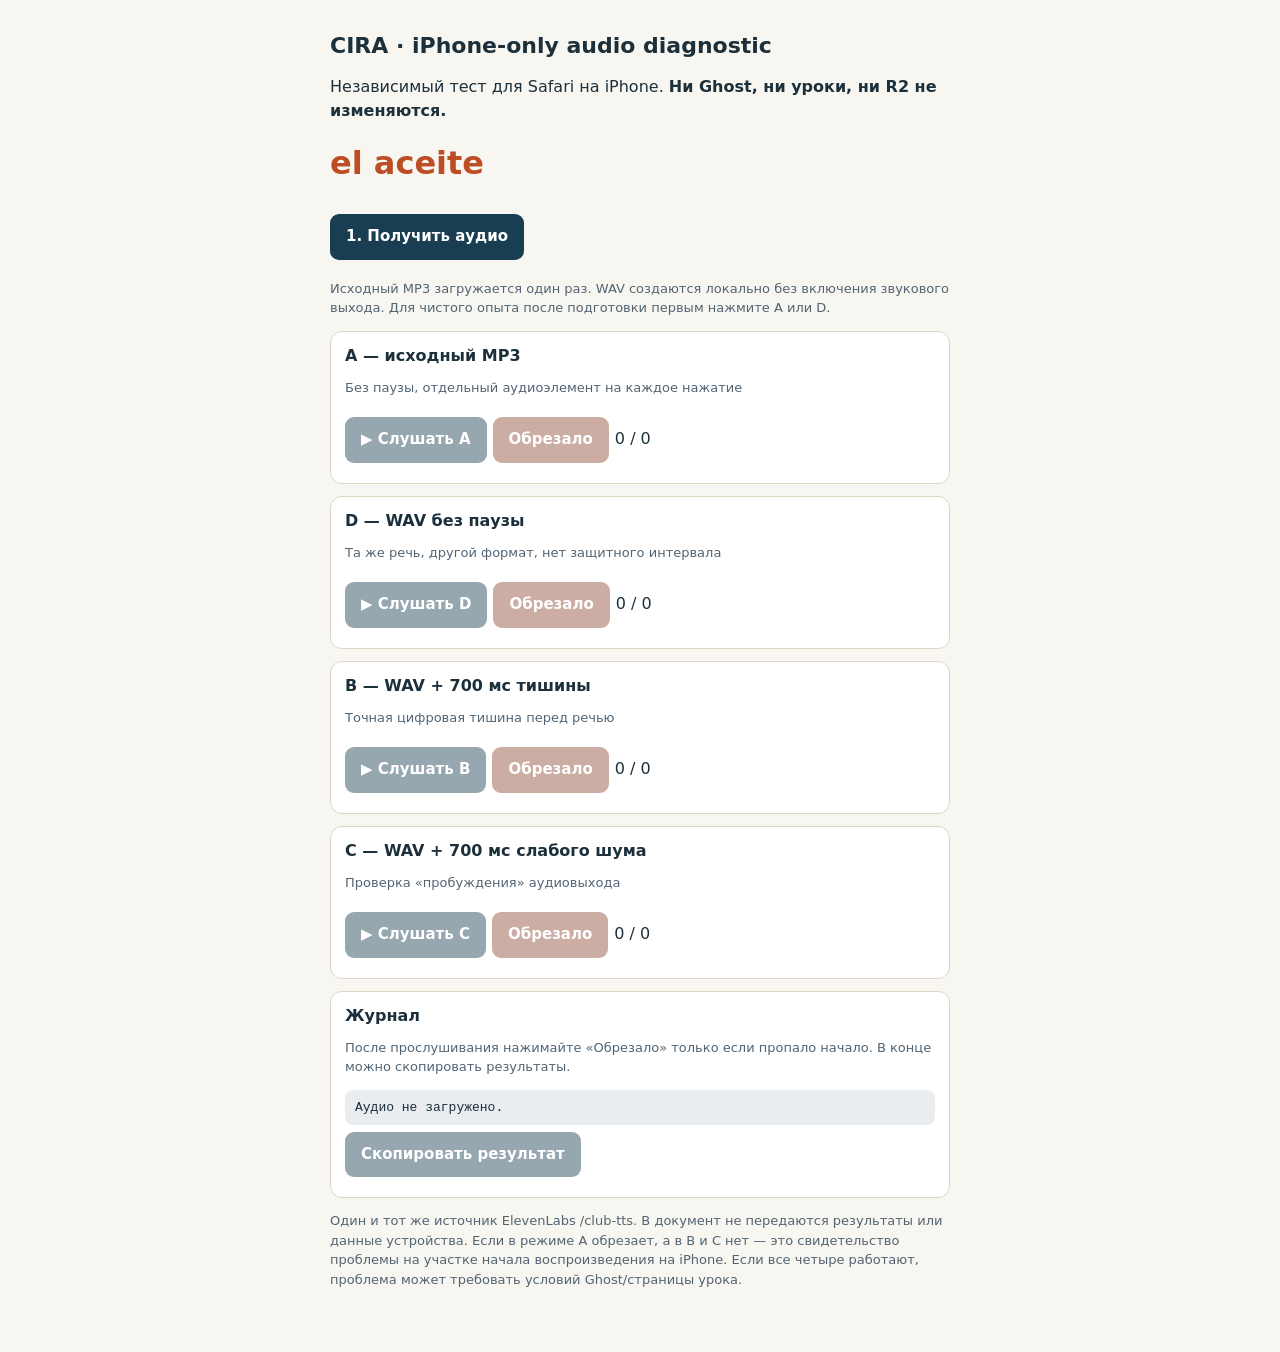
<file: ciraclub/qa/ad02-iphone-audio/index.html>
<!doctype html>
<html lang="ru">
<head>
<meta charset="utf-8"><meta name="viewport" content="width=device-width, initial-scale=1, viewport-fit=cover">
<meta name="robots" content="noindex,nofollow"><title>CIRA — iPhone audio QA (isolated)</title>
<style>
:root{font-family:-apple-system,BlinkMacSystemFont,system-ui,sans-serif;background:#f8f6f0;color:#1c303c}
body{margin:0;padding:18px 14px 50px}main{max-width:620px;margin:auto}h1{font-size:22px;line-height:1.2}p{line-height:1.5}.title{color:#bc4d25;font-size:32px;font-weight:800;margin:8px 0 20px}
section{background:#fff;border:1px solid #ddd7c6;border-radius:12px;padding:14px;margin:12px 0}
h2{font-size:16px;margin:0 0 5px}.help{color:#526473;font-size:13px}
button{font:700 15px/1.3 system-ui;background:#193d51;color:#fff;border:0;border-radius:9px;padding:13px 16px;margin:7px 6px 6px 0;min-height:44px}
button:disabled{opacity:.45}button.mark{background:#8d4c36}.summary{font-family:ui-monospace,monospace;font-size:13px;white-space:pre-wrap;word-wrap:break-word;background:#e9edf0;padding:10px;border-radius:8px}
strong{font-weight:800}
</style></head>
<body><main>
<h1>CIRA · iPhone-only audio diagnostic</h1>
<p>Независимый тест для Safari на iPhone. <strong>Ни Ghost, ни уроки, ни R2 не изменяются.</strong></p>
<p class="title" lang="es">el aceite</p>
<button id="load">1. Получить аудио</button>
<p class="help">Исходный MP3 загружается один раз. WAV создаются локально без включения звукового выхода. Для чистого опыта после подготовки первым нажмите A или D.</p>
<section><h2>A — исходный MP3</h2><p class="help">Без паузы, отдельный аудиоэлемент на каждое нажатие</p><button data-play="a" disabled>▶ Слушать A</button><button class="mark" data-mark="a" disabled>Обрезало</button><span id="count-a">0 / 0</span></section>
<section><h2>D — WAV без паузы</h2><p class="help">Та же речь, другой формат, нет защитного интервала</p><button data-play="d" disabled>▶ Слушать D</button><button class="mark" data-mark="d" disabled>Обрезало</button><span id="count-d">0 / 0</span></section>
<section><h2>B — WAV + 700 мс тишины</h2><p class="help">Точная цифровая тишина перед речью</p><button data-play="b" disabled>▶ Слушать B</button><button class="mark" data-mark="b" disabled>Обрезало</button><span id="count-b">0 / 0</span></section>
<section><h2>C — WAV + 700 мс слабого шума</h2><p class="help">Проверка «пробуждения» аудиовыхода</p><button data-play="c" disabled>▶ Слушать C</button><button class="mark" data-mark="c" disabled>Обрезало</button><span id="count-c">0 / 0</span></section>
<section><h2>Журнал</h2><p class="help">После прослушивания нажимайте «Обрезало» только если пропало начало. В конце можно скопировать результаты.</p><div id="status" class="summary">Аудио не загружено.</div><button id="copy" disabled>Скопировать результат</button></section>
<p class="help">Один и тот же источник ElevenLabs /club-tts. В документ не передаются результаты или данные устройства. Если в режиме A обрезает, а в B и C нет — это свидетельство проблемы на участке начала воспроизведения на iPhone. Если все четыре работают, проблема может требовать условий Ghost/страницы урока.</p>
<script>
(()=>{"use strict";
const endpoint="https://cira-tts-gateway.cira-learning.workers.dev/club-tts";
const urls={}, counts={a:[0,0],d:[0,0],b:[0,0],c:[0,0]},log=[],els={};
let active=null,last="";
const status=document.querySelector("#status");
function note(s){log.push(s);status.textContent=log.slice(-14).join("\n");}
function mkWav(decoded,padding,noiseOn){
 const rate=decoded.sampleRate,ch=Math.min(2,decoded.numberOfChannels);
 const frames=decoded.length,pad=Math.round(rate*padding),total=frames+pad;
 const buf=new ArrayBuffer(44+total*ch*2),v=new DataView(buf); let p=0;
 const str=s=>{for(let i=0;i<s.length;i++)v.setUint8(p++,s.charCodeAt(i))};
 const u32=n=>{v.setUint32(p,n,true);p+=4},u16=n=>{v.setUint16(p,n,true);p+=2};
 str("RIFF");u32(36+total*ch*2);str("WAVEfmt ");u32(16);u16(1);u16(ch);u32(rate);
 u32(rate*ch*2);u16(ch*2);u16(16);str("data");u32(total*ch*2);
 const src=Array.from({length:ch},(_,i)=>decoded.getChannelData(i));
 let state=312311;
 function rand(){state^=state<<13;state^=state>>>17;state^=state<<5;return ((state>>>0)/4294967295*2-1)*0.018}
 for(let i=0;i<total;i++){
  const fade=Math.max(0,Math.min(1,i/(rate*.025),(pad-i)/(rate*.025)));
  const sampleNoise=noiseOn && i<pad ? rand()*fade:0;
  for(let j=0;j<ch;j++){
   const x=i<pad?sampleNoise:src[j][i-pad];const y=Math.max(-1,Math.min(1,x));
   v.setInt16(p,Math.round(y<0?y*32768:y*32767),true);p+=2;
  }
 }
 return URL.createObjectURL(new Blob([buf],{type:"audio/wav"}));
}
const loadButton=document.querySelector("#load");
loadButton.onclick=async()=>{
 loadButton.disabled=true;note("Загружаю единый MP3 и готовлю WAV…");
 try{
  const r=await fetch(endpoint,{method:"POST",mode:"cors",cache:"no-store",headers:{"content-type":"application/json"},body:JSON.stringify({text:"el aceite",lang:"es"})});
  if(!r.ok)throw Error("HTTP "+r.status);
  const blob=await r.blob();if(!blob.size)throw Error("Пустой MP3");
  // OfflineAudioContext decodes but does not activate iPhone's audio output.
  const Offline=window.OfflineAudioContext||window.webkitOfflineAudioContext;
  if(!Offline)throw Error("OfflineAudioContext unsupported");
  const decoder=new Offline(1,1,44100);
  const decoded=await decoder.decodeAudioData(await blob.arrayBuffer());
  urls.a=URL.createObjectURL(blob);
  urls.d=mkWav(decoded,0,false);
  urls.b=mkWav(decoded,.7,false);
  urls.c=mkWav(decoded,.7,true);
  document.querySelectorAll("[data-play],[data-mark]").forEach(b=>b.disabled=false);
  document.querySelector("#copy").disabled=false;
  note("Готово: "+decoded.duration.toFixed(2)+" с; R2 "+(r.headers.get("X-CIRA-Cache")||"?")+". Первым слушайте A.");
 }catch(e){loadButton.disabled=false;note("Ошибка: "+e.message);}
};
document.querySelectorAll("[data-play]").forEach(btn=>btn.onclick=async()=>{
 const mode=btn.dataset.play;
 if(active){active.pause();active.removeAttribute("src");active.load();active=null;}
 const audio=new Audio();active=audio;audio.preload="auto";audio.src=urls[mode];last=mode;
 counts[mode][0]++;document.querySelector("#count-"+mode).textContent=counts[mode].join(" / ");
 note(mode.toUpperCase()+" запуск "+counts[mode][0]+" — слушайте начальное «e»");
 audio.onended=()=>{if(active===audio)active=null};
 audio.onerror=()=>note("Ошибка HTMLAudioElement: "+mode);
 try{await audio.play()}catch(e){note("play() ошибка "+mode+": "+e.message);}
});
document.querySelectorAll("[data-mark]").forEach(btn=>btn.onclick=()=>{
 const mode=btn.dataset.mark;if(counts[mode][1]>=counts[mode][0])return;
 counts[mode][1]++;document.querySelector("#count-"+mode).textContent=counts[mode].join(" / ");
 note("ОБРЕЗАНО: "+mode.toUpperCase()+" ("+counts[mode][1]+"/"+counts[mode][0]+")");
});
document.querySelector("#copy").onclick=()=>{
 const result="CIRA AD-02 iPhone QA\n"+Object.entries(counts).map(([k,c])=>k.toUpperCase()+": "+c[1]+" clipped of "+c[0]+" plays").join("\n")+"\n"+navigator.userAgent;
 if(navigator.clipboard?.writeText)navigator.clipboard.writeText(result).then(()=>note("Результат скопирован")).catch(()=>note(result));
 else note(result);
};
window.addEventListener("pagehide",()=>{if(active)active.pause();Object.values(urls).forEach(URL.revokeObjectURL);});
})();
</script>
</main></body></html>
</file>
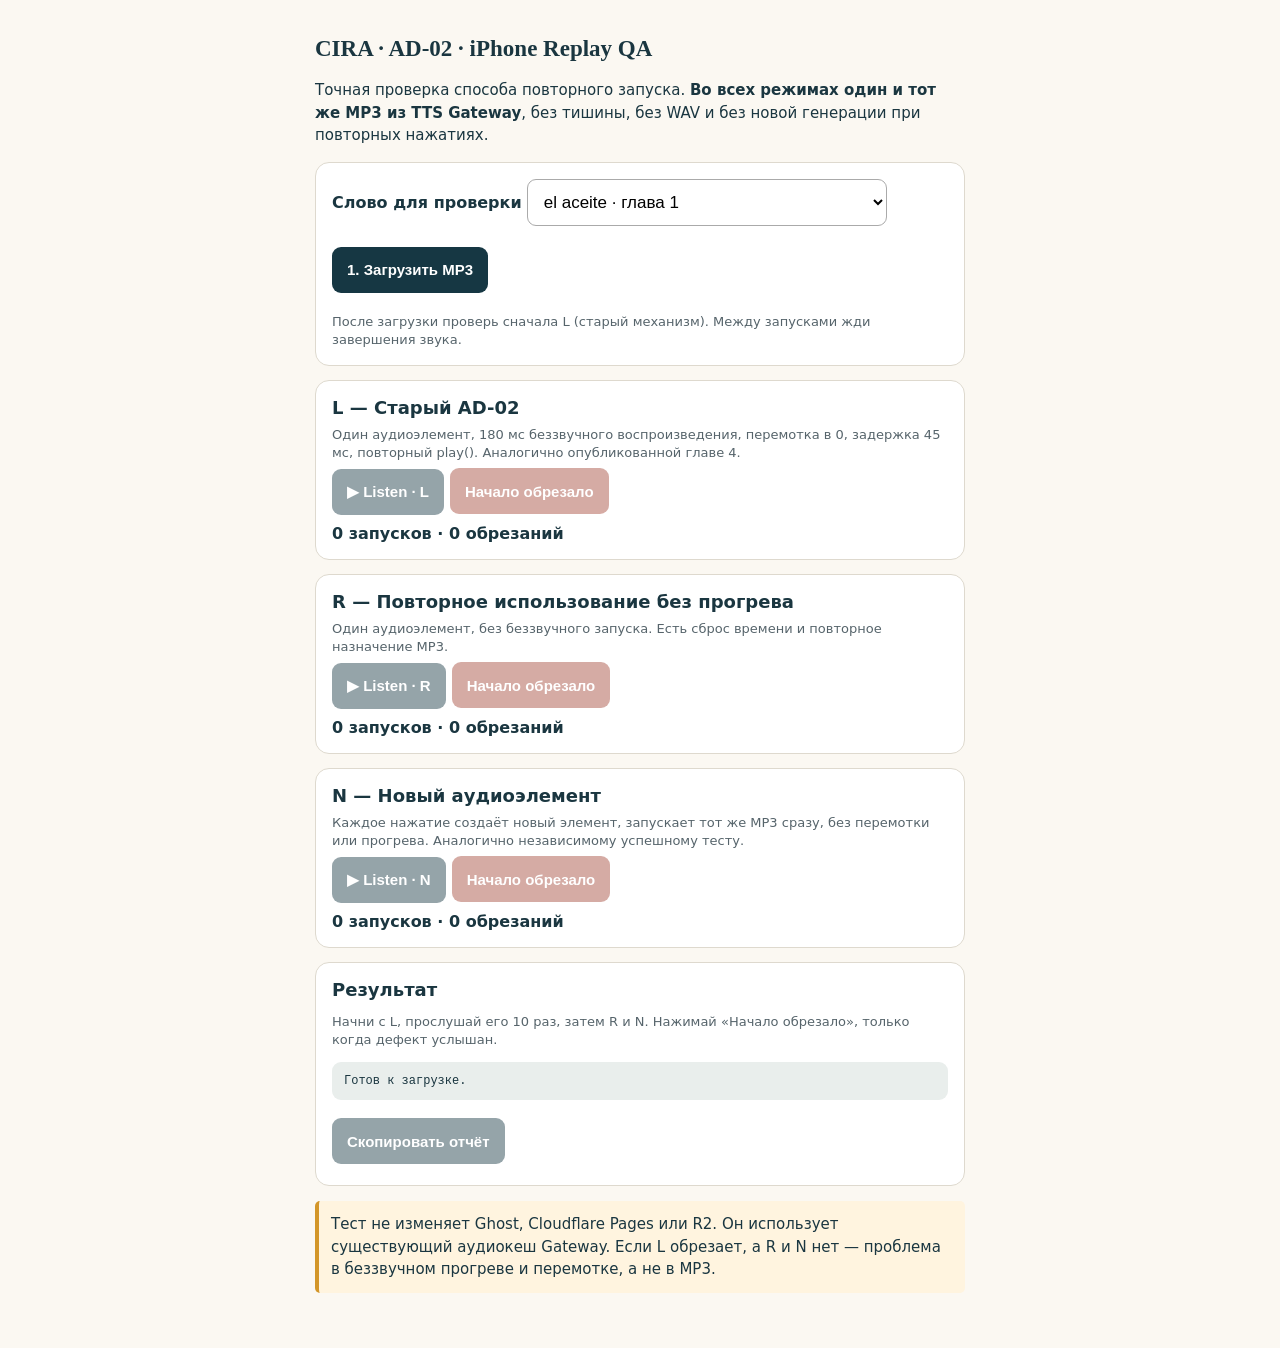
<file: ciraclub/qa/ad02-iphone-replay/index.html>
<!doctype html>
<html lang="ru"><head><meta charset="utf-8"><meta name="viewport" content="width=device-width,initial-scale=1,viewport-fit=cover">
<meta name="robots" content="noindex,nofollow"><title>CIRA AD-02 | iPhone Replay Isolation</title>
<style>
:root{font-family:-apple-system,system-ui,sans-serif;color:#1a3640;background:#fbf8f2}*{box-sizing:border-box}body{margin:0;padding:20px 14px 40px}main{max-width:650px;margin:auto}h1{font:700 23px/1.25 Georgia,serif;margin-bottom:8px}p{line-height:1.5;font-size:15px}section{border:1px solid #ded9ce;border-radius:14px;background:white;padding:16px;margin:14px 0}h2{font-size:18px;margin:0 0 8px}button{border:0;border-radius:9px;background:#163743;color:#fff;padding:12px 15px;min-height:46px;font-size:15px;font-weight:700;margin:6px 6px 5px 0}button:disabled{opacity:.45}button.clip{background:#a44637}select{width:100%;max-width:360px;padding:12px;border-radius:9px;border:1px solid #aaa;font-size:17px;background:white}small,.sub{color:#56646b;font-size:13px;display:block;line-height:1.4}pre{background:#e9eeec;padding:12px;border-radius:9px;white-space:pre-wrap;overflow-wrap:anywhere;font-size:12px}.counter{display:block;font-weight:bold;font-variant-numeric:tabular-nums;margin-top:4px}.notice{background:#fff4df;border-left:4px solid #d39629;padding:12px;border-radius:5px}
</style></head><body><main>
<h1>CIRA · AD-02 · iPhone Replay QA</h1>
<p>Точная проверка способа повторного запуска. <strong>Во всех режимах один и тот же MP3 из TTS Gateway</strong>, без тишины, без WAV и без новой генерации при повторных нажатиях.</p>
<section>
<label for="phrase"><strong>Слово для проверки</strong></label>
<select id="phrase"><option value="el aceite">el aceite · глава 1</option><option value="el tono">el tono · глава 4</option><option value="la correa">la correa · глава 4</option><option value="el sur">el sur · глава 1</option></select>
<p><button id="load">1. Загрузить MP3</button></p><small id="load-status">После загрузки проверь сначала L (старый механизм). Между запусками жди завершения звука.</small>
</section>
<section><h2>L — Старый AD-02</h2>
<small>Один аудиоэлемент, 180 мс беззвучного воспроизведения, перемотка в 0, задержка 45 мс, повторный play(). Аналогично опубликованной главе 4.</small>
<button data-mode="l" disabled>▶ Listen · L</button><button data-clip="l" class="clip" disabled>Начало обрезало</button>
<span class="counter" id="count-l">0 запусков · 0 обрезаний</span>
</section>
<section><h2>R — Повторное использование без прогрева</h2>
<small>Один аудиоэлемент, без беззвучного запуска. Есть сброс времени и повторное назначение MP3.</small>
<button data-mode="r" disabled>▶ Listen · R</button><button data-clip="r" class="clip" disabled>Начало обрезало</button>
<span class="counter" id="count-r">0 запусков · 0 обрезаний</span>
</section>
<section><h2>N — Новый аудиоэлемент</h2>
<small>Каждое нажатие создаёт новый элемент, запускает тот же MP3 сразу, без перемотки или прогрева. Аналогично независимому успешному тесту.</small>
<button data-mode="n" disabled>▶ Listen · N</button><button data-clip="n" class="clip" disabled>Начало обрезало</button>
<span class="counter" id="count-n">0 запусков · 0 обрезаний</span>
</section>
<section><h2>Результат</h2><p class="sub">Начни с L, прослушай его 10 раз, затем R и N. Нажимай «Начало обрезало», только когда дефект услышан.</p>
<pre id="log">Готов к загрузке.</pre><button id="copy" disabled>Скопировать отчёт</button></section>
<p class="notice">Тест не изменяет Ghost, Cloudflare Pages или R2. Он использует существующий аудиокеш Gateway. Если L обрезает, а R и N нет — проблема в беззвучном прогреве и перемотке, а не в MP3.</p>
<script>
(()=>{"use strict";
const api="https://cira-tts-gateway.cira-learning.workers.dev/club-tts";
const $=s=>document.querySelector(s);
let url="",sharedL=null,sharedR=null,active=null,playing=false,requestToken=0,cacheState="",lastMode="";
const tally={l:{plays:0,clips:0},r:{plays:0,clips:0},n:{plays:0,clips:0}},log=[];
const sleep=t=>new Promise(r=>setTimeout(r,t));
function update(message){log.push(message);$("#log").textContent=log.slice(-14).join("\n");}
function count(m){const v=tally[m];$("#count-"+m).textContent=v.plays+" запусков · "+v.clips+" обрезаний";}
function stopSound(){
 if(active){try{active.pause();}catch(e){}}
 active=null;playing=false;
}
function setupShared(){
 for(const v of [sharedL,sharedR])if(v){try{v.pause();v.removeAttribute("src");v.load()}catch(e){}}
 sharedL=new Audio();sharedR=new Audio();sharedL.preload="auto";sharedR.preload="auto";
}
$("#load").onclick=async()=>{
 const key=$("#phrase").value;
 requestToken++;const token=requestToken;
 $("#load").disabled=true;stopSound();setupShared();
 for(const m of ["l","r","n"]){tally[m]={plays:0,clips:0};count(m)}
 $("#load-status").textContent="Получаю MP3 для "+key+"…";
 try{
  const r=await fetch(api,{method:"POST",mode:"cors",cache:"no-store",headers:{"Content-Type":"application/json"},body:JSON.stringify({text:key,lang:"es"})});
  if(!r.ok)throw Error("HTTP "+r.status);
  const blob=await r.blob();if(blob.size<100)throw Error("Пустой аудиофайл");
  if(token!==requestToken)return;
  if(url)URL.revokeObjectURL(url);url=URL.createObjectURL(blob);
  cacheState=r.headers.get("X-CIRA-Cache")||"?";
  $("#load-status").textContent="Загружен один MP3 ("+Math.round(blob.size/1024)+" КБ; R2 "+cacheState+").";
  document.querySelectorAll("[data-mode],[data-clip]").forEach(b=>b.disabled=false);
  $("#copy").disabled=false;update("Загружено «"+key+"», R2 "+cacheState+". Сначала 10 запусков L.");
 }catch(e){$("#load-status").textContent="Ошибка: "+e.message}finally{$("#load").disabled=false}
};
async function ready(a){
 if(a.readyState>=3)return;
 await new Promise((resolve,reject)=>{
  let timer;
  const clean=()=>{clearTimeout(timer);a.removeEventListener("canplay",yes);a.removeEventListener("error",no)};
  const yes=()=>{clean();resolve()},no=()=>{clean();reject(Error("Media not ready"))};
  a.addEventListener("canplay",yes,{once:true});a.addEventListener("error",no,{once:true});timer=setTimeout(no,8000);
 });
}
document.querySelectorAll("[data-mode]").forEach(button=>button.onclick=async()=>{
 if(!url)return;
 const mode=button.dataset.mode;
 if(playing){stopSound()}
 const a=mode==="l"?sharedL:mode==="r"?sharedR:new Audio();
 active=a;playing=true;lastMode=mode;
 tally[mode].plays++;count(mode);update(mode.toUpperCase()+" #"+tally[mode].plays+" — слушайте первое «e»");
 document.querySelectorAll("[data-mode]").forEach(b=>b.disabled=true);
 try{
  if(mode==="l"){
   a.pause();a.src=url;a.load();await ready(a);
   a.playbackRate=1;a.currentTime=0;a.muted=true;
   await a.play();await sleep(180);
   if(active!==a)return;
   a.pause();a.currentTime=0;a.muted=false;await sleep(45);
   if(active!==a)return;
   await a.play();
  }else if(mode==="r"){
   a.pause();a.src=url;a.load();await ready(a);
   a.playbackRate=1;a.currentTime=0;a.muted=false;
   await a.play();
  }else{
   a.src=url;a.preload="auto";a.playsInline=true;await a.play();
  }
  a.onended=()=>{if(active===a){active=null;playing=false;document.querySelectorAll("[data-mode]").forEach(b=>b.disabled=false)}};
 }catch(e){update("Ошибка "+mode.toUpperCase()+": "+e.message);if(active===a){active=null;playing=false}}
 finally{if(!playing)document.querySelectorAll("[data-mode]").forEach(b=>b.disabled=false)}
});
document.querySelectorAll("[data-clip]").forEach(b=>b.onclick=()=>{
 const m=b.dataset.clip;if(!tally[m].plays || tally[m].clips>=tally[m].plays)return;
 tally[m].clips++;count(m);update("ОБРЕЗАНО "+m.toUpperCase()+" ("+tally[m].clips+"/"+tally[m].plays+")");
});
$("#phrase").onchange=()=>{if(url){stopSound();url&&URL.revokeObjectURL(url);url="";document.querySelectorAll("[data-mode],[data-clip]").forEach(b=>b.disabled=true);$("#load-status").textContent="Нужно загрузить аудио выбранного выражения."}};
$("#copy").onclick=()=>{
 const report="CIRA AD-02 replay test\nPhrase: "+$("#phrase").value+"\n"+["l","r","n"].map(m=>m.toUpperCase()+": "+tally[m].clips+" clipped / "+tally[m].plays+" plays").join("\n")+"\nR2: "+cacheState+"\n"+navigator.userAgent;
 navigator.clipboard?.writeText(report).then(()=>update("Скопировано")).catch(()=>update(report));
};
window.addEventListener("pagehide",()=>{stopSound();if(url)URL.revokeObjectURL(url)});
})();
</script></main></body></html>
</file>
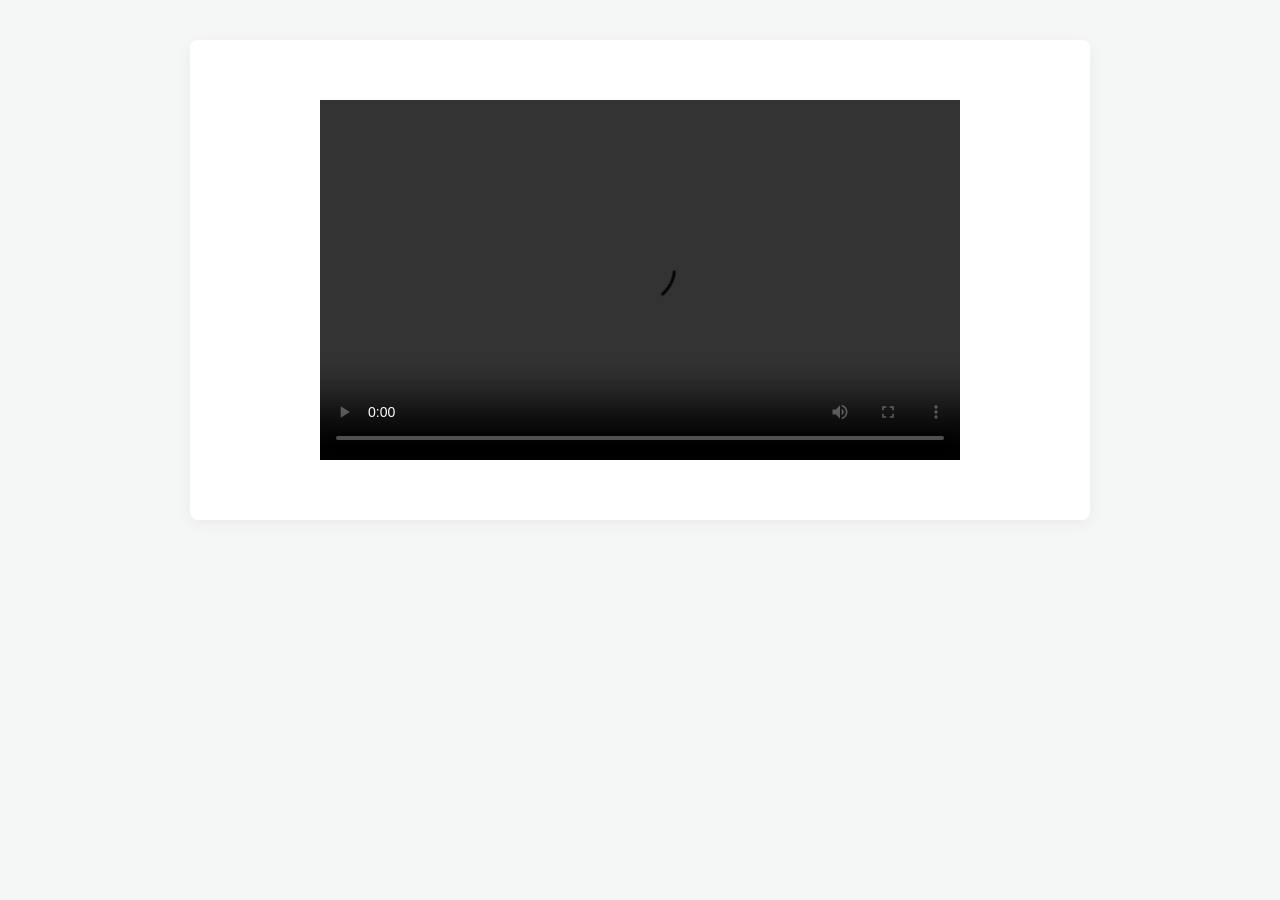
<file: destinos_01.html>
<!DOCTYPE html>
<html lang="ru">
<head>
    <meta charset="UTF-8">
    <meta name="viewport" content="width=device-width, initial-scale=1.0">
    <title>Destinos: Введение (Сцена 1)</title>
    <!-- ЕДИНАЯ ССЫЛКА НА ФАЙЛ СТИЛЕЙ -->
    <link rel="stylesheet" href="style.css">
    
    <!-- Добавляем стили прямо сюда, чтобы отцентрировать видео -->
    <style>
        .video-container {
            display: flex;
            justify-content: center; /* Центрирует видео по горизонтали */
            align-items: center;     /* Центрирует видео по вертикали (если контейнер высокий) */
            margin: 20px 0;          /* Добавляет отступы сверху и снизу от видео */
            width: 100%;             /* Контейнер занимает всю ширину текста */
        }
    </style>
</head>
<body>

<div class="container">
    
    <!-- Оборачиваем видео в новый div с классом video-container -->
    <div class="video-container">
        <video width="640" height="360" controls>
          <source src="https://archive.org/download/destinos_pbs/DESTINOS_01.mp4" type="video/mp4">
          Ваш браузер не поддерживает тег video. Пожалуйста, обновите браузер или скачайте видео.
        </video>
    </div>
    
</div>

</body>
</html>
</file>
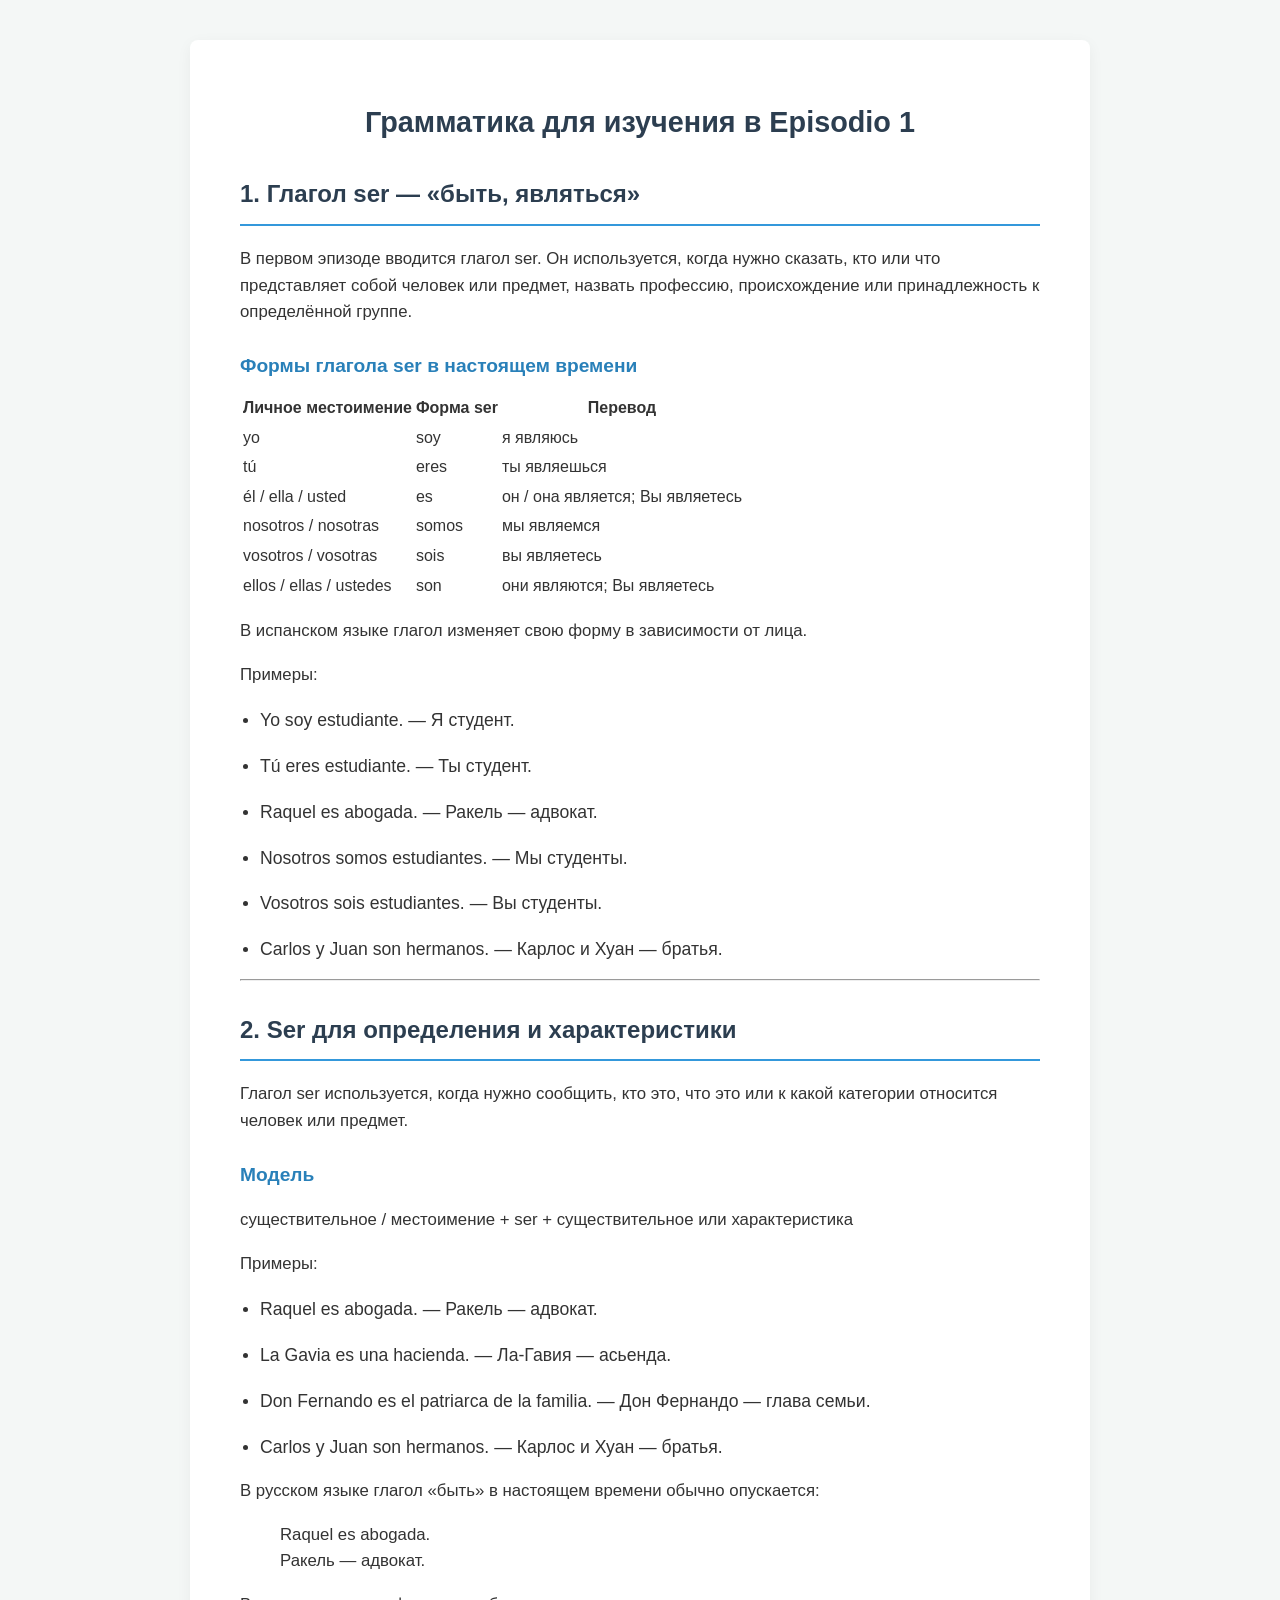
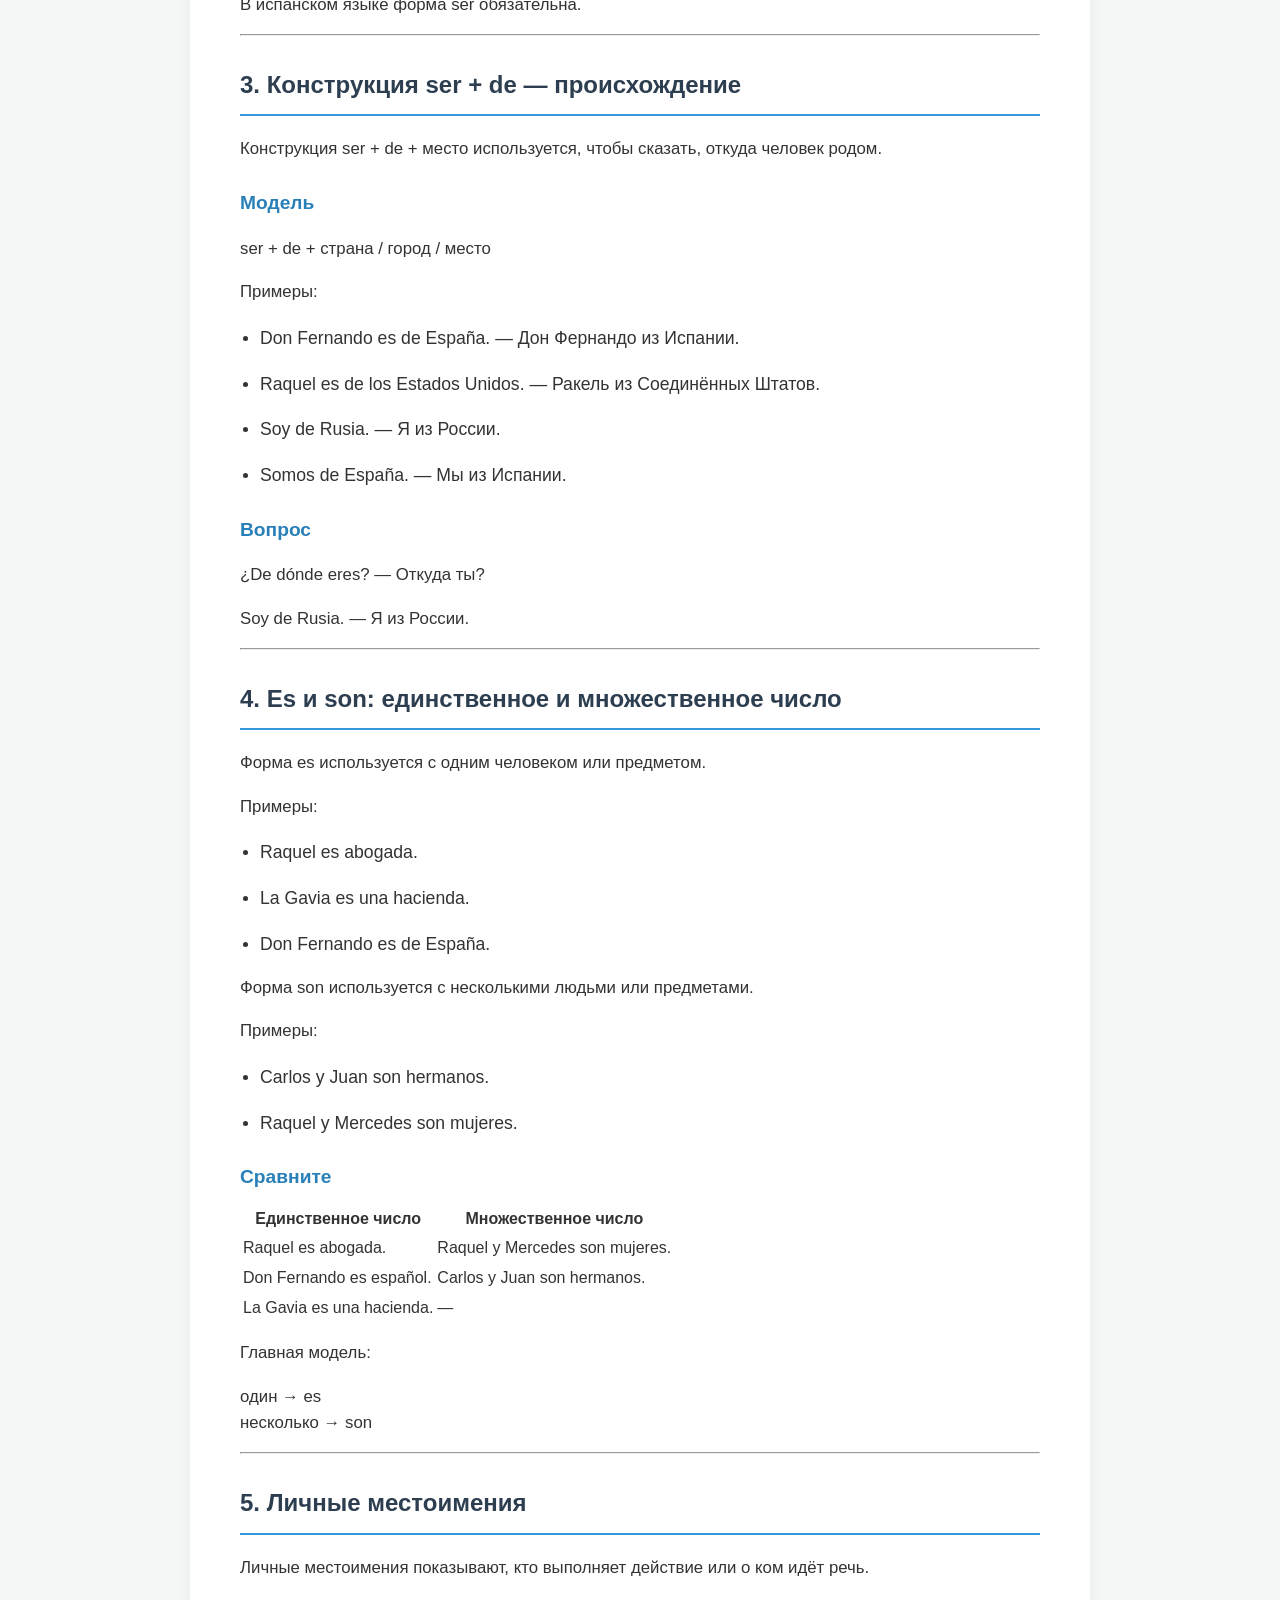
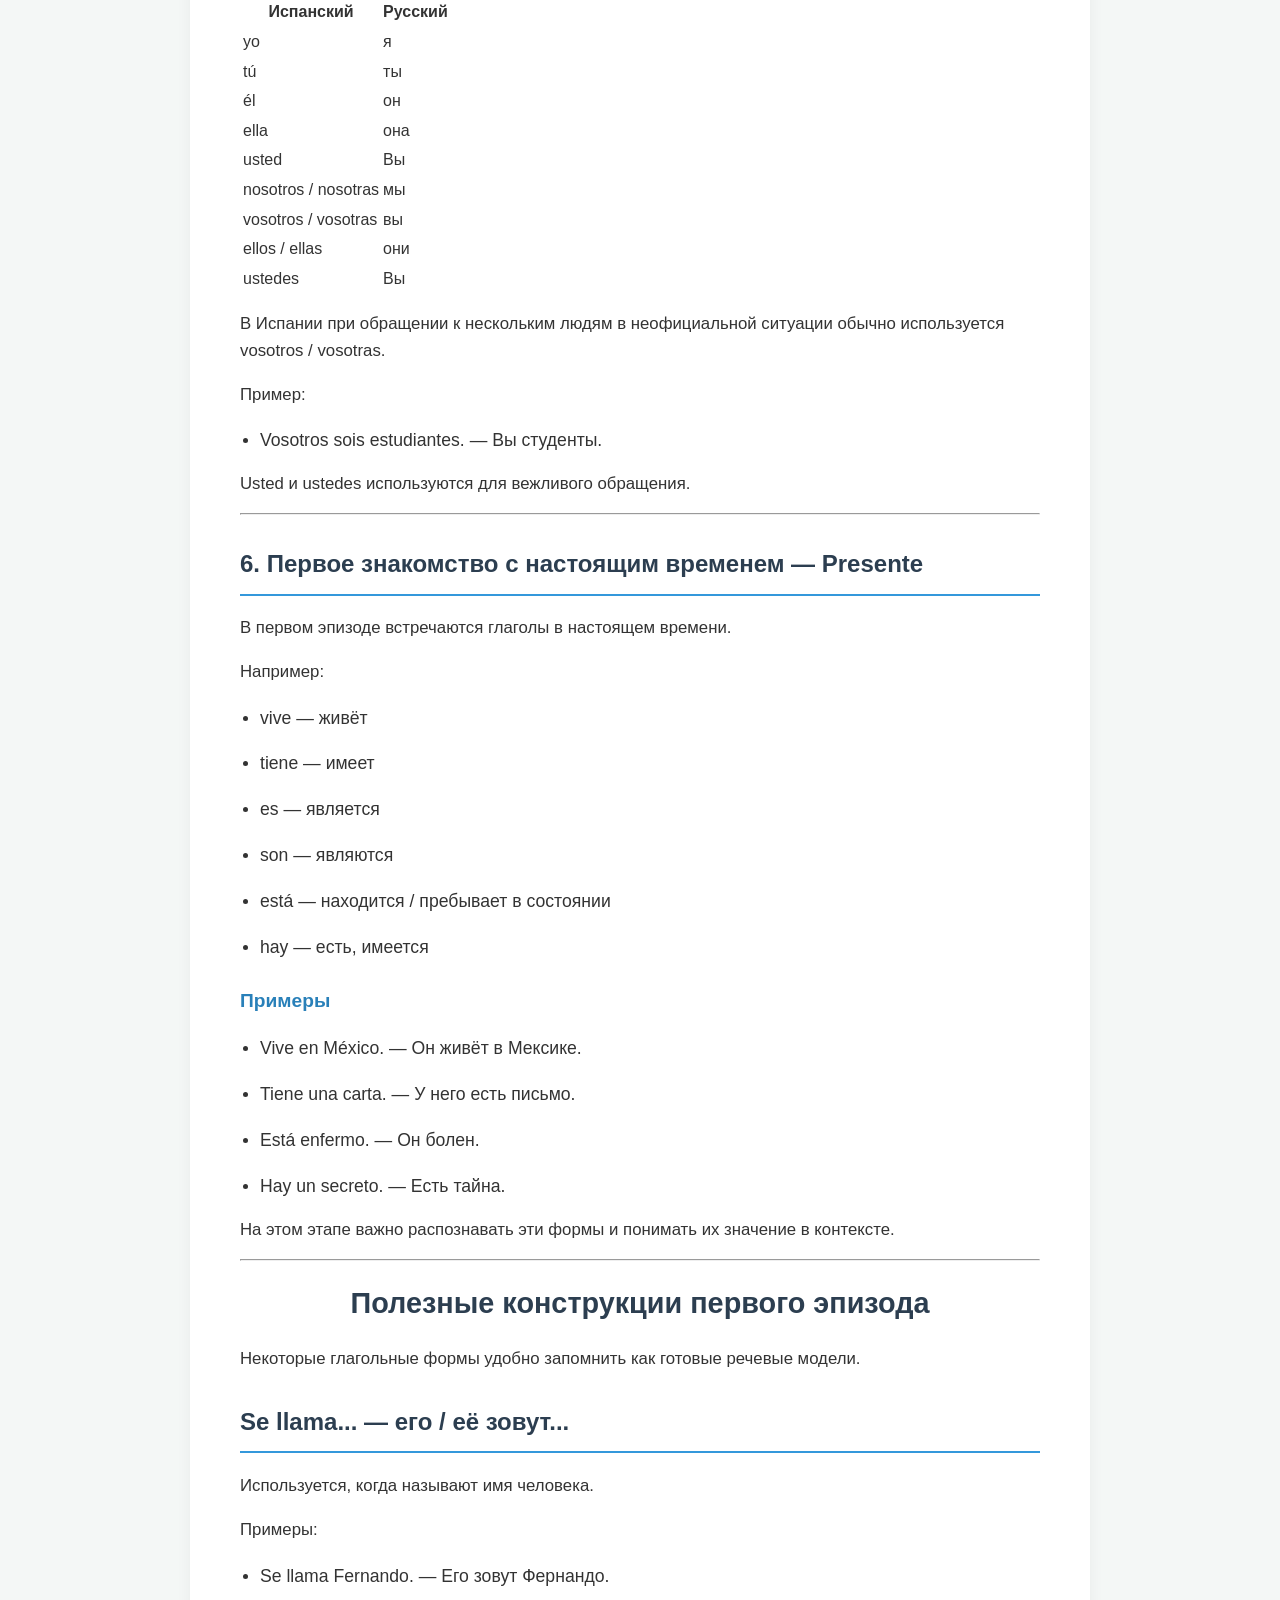
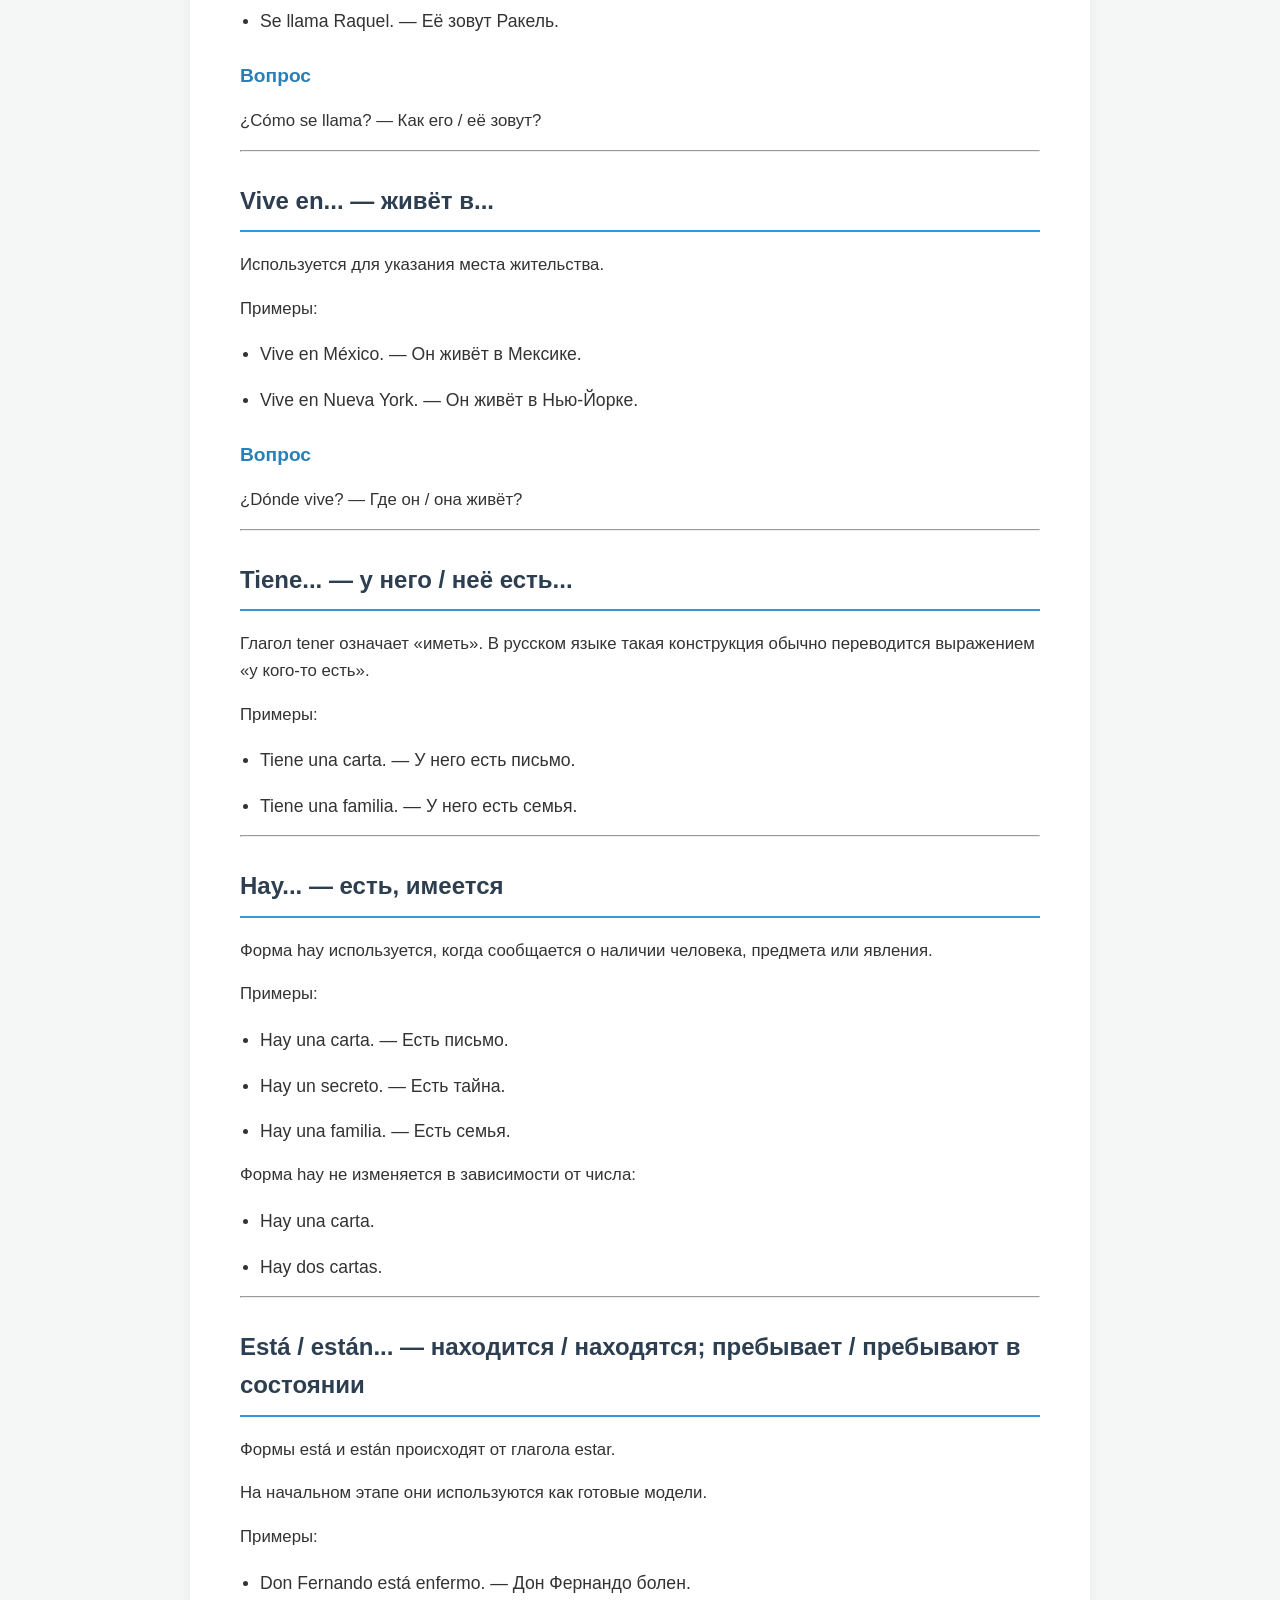
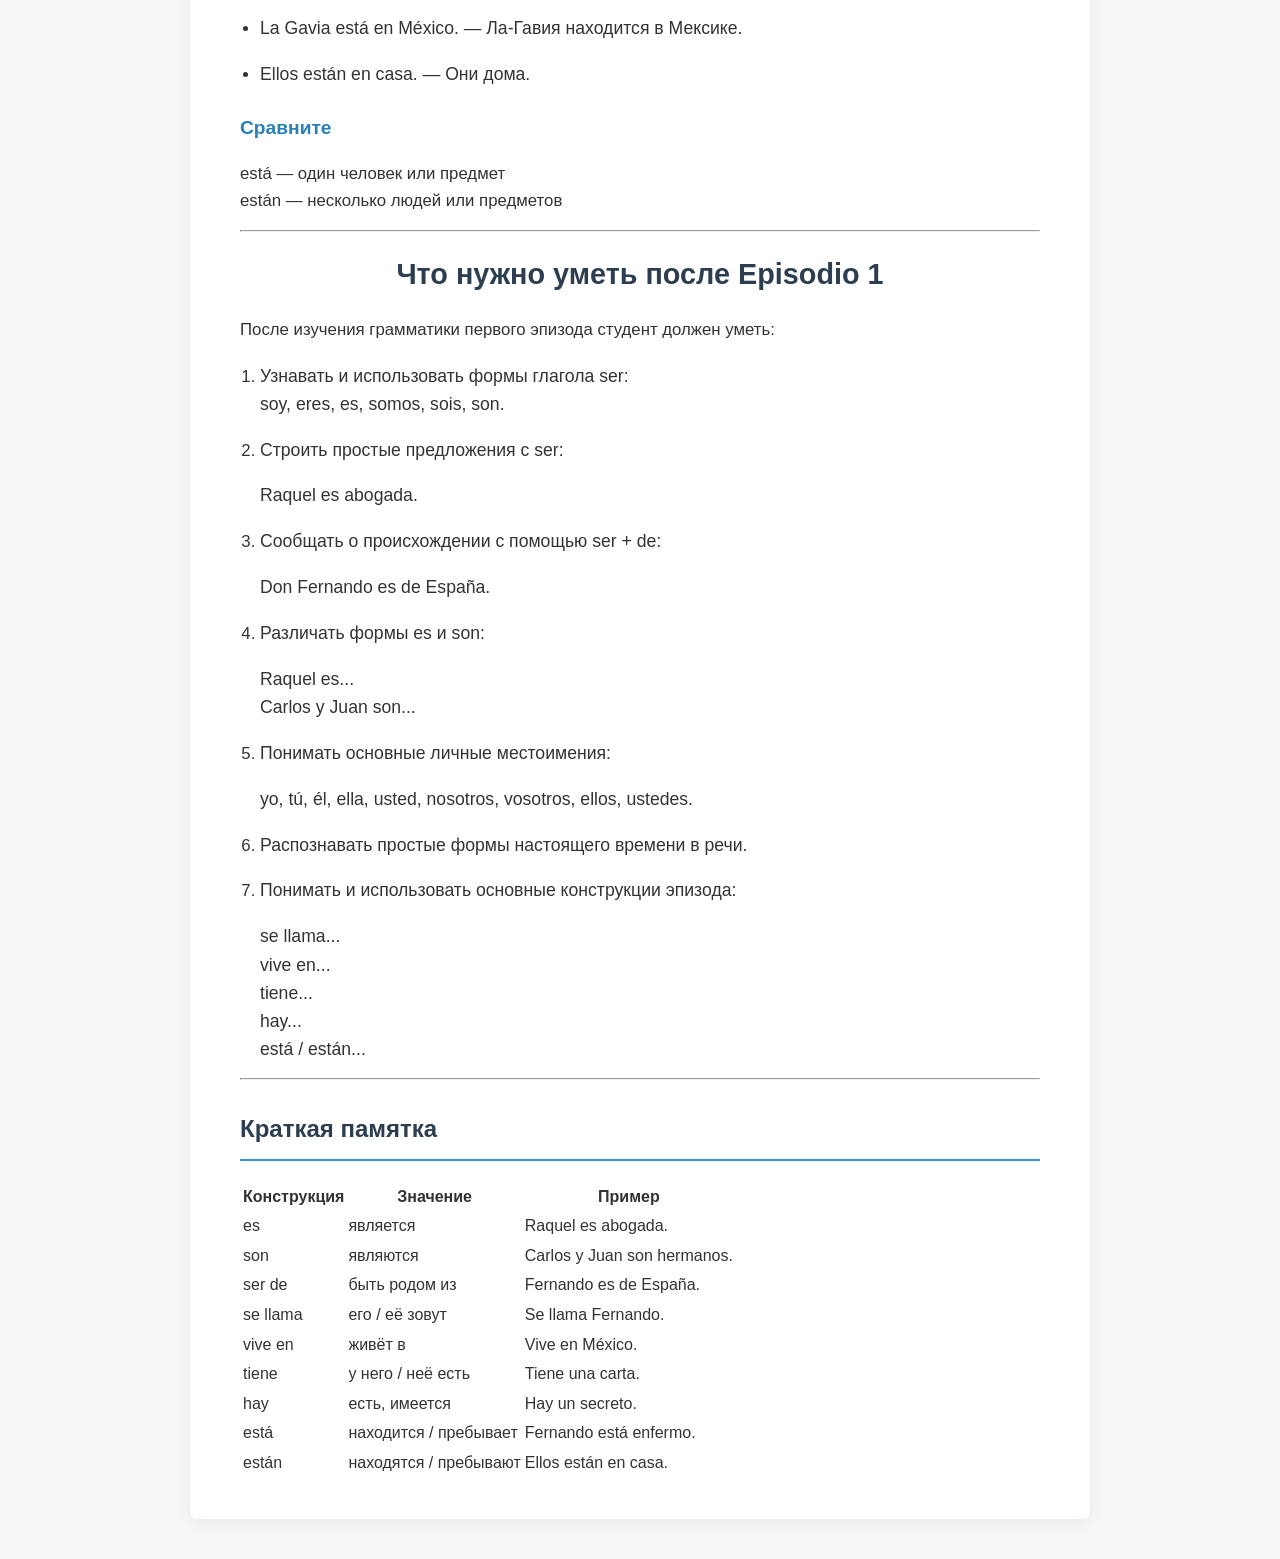
<file: gramma-1.html>
<!DOCTYPE html>
<html lang="ru">
<head>
    <meta charset="UTF-8">
    <meta name="viewport" content="width=device-width, initial-scale=1.0">
    <title>Destinos: Грамматика (Сцена 1)</title>
    <!-- ЕДИНАЯ ССЫЛКА НА ФАЙЛ СТИЛЕЙ -->
    <link rel="stylesheet" href="style.css">
</head>
<body>

<div class="container">
<h1>Грамматика для изучения в Episodio 1</h1>
<h2>1. Глагол ser — «быть, являться»</h2>
<p>
	 В первом эпизоде вводится глагол ser. Он используется, когда нужно сказать, кто или что представляет собой человек или предмет, назвать профессию, происхождение или принадлежность к определённой группе.
</p>
<h3>Формы глагола ser в настоящем времени</h3>
<table>
<thead>
<tr>
	<th>
		 Личное местоимение
	</th>
	<th>
		 Форма ser
	</th>
	<th>
		 Перевод
	</th>
</tr>
</thead>
<tbody>
<tr>
	<td>
		 yo
	</td>
	<td>
		 soy
	</td>
	<td>
		 я являюсь
	</td>
</tr>
<tr>
	<td>
		 tú
	</td>
	<td>
		 eres
	</td>
	<td>
		 ты являешься
	</td>
</tr>
<tr>
	<td>
		 él / ella / usted
	</td>
	<td>
		 es
	</td>
	<td>
		 он / она является; Вы являетесь
	</td>
</tr>
<tr>
	<td>
		 nosotros / nosotras
	</td>
	<td>
		 somos
	</td>
	<td>
		 мы являемся
	</td>
</tr>
<tr>
	<td>
		 vosotros / vosotras
	</td>
	<td>
		 sois
	</td>
	<td>
		 вы являетесь
	</td>
</tr>
<tr>
	<td>
		 ellos / ellas / ustedes
	</td>
	<td>
		 son
	</td>
	<td>
		 они являются; Вы являетесь
	</td>
</tr>
</tbody>
</table>
<p>
	 В испанском языке глагол изменяет свою форму в зависимости от лица.
</p>
<p>
	 Примеры:
</p>
<ul>
	<li>
	<p>
		 Yo soy estudiante. — Я студент.
	</p>
 </li>
	<li>
	<p>
		 Tú eres estudiante. — Ты студент.
	</p>
 </li>
	<li>
	<p>
		 Raquel es abogada. — Ракель — адвокат.
	</p>
 </li>
	<li>
	<p>
		 Nosotros somos estudiantes. — Мы студенты.
	</p>
 </li>
	<li>
	<p>
		 Vosotros sois estudiantes. — Вы студенты.
	</p>
 </li>
	<li>
	<p>
		 Carlos y Juan son hermanos. — Карлос и Хуан — братья.
	</p>
 </li>
</ul>
<hr>
<h2>2. Ser для определения и характеристики</h2>
<p>
	 Глагол ser используется, когда нужно сообщить, кто это, что это или к какой категории относится человек или предмет.
</p>
<h3>Модель</h3>
<p>
	 существительное / местоимение + ser + существительное или характеристика
</p>
<p>
	 Примеры:
</p>
<ul>
	<li>
	<p>
		 Raquel es abogada. — Ракель — адвокат.
	</p>
 </li>
	<li>
	<p>
		 La Gavia es una hacienda. — Ла-Гавия — асьенда.
	</p>
 </li>
	<li>
	<p>
		 Don Fernando es el patriarca de la familia. — Дон Фернандо — глава семьи.
	</p>
 </li>
	<li>
	<p>
		 Carlos y Juan son hermanos. — Карлос и Хуан — братья.
	</p>
 </li>
</ul>
<p>
	 В русском языке глагол «быть» в настоящем времени обычно опускается:
</p>
<blockquote>
	<p>
		 Raquel es abogada.<br>
		 Ракель — адвокат.
	</p>
</blockquote>
<p>
	 В испанском языке форма ser обязательна.
</p>
<hr>
<h2>3. Конструкция ser + de — происхождение</h2>
<p>
	 Конструкция ser + de + место используется, чтобы сказать, откуда человек родом.
</p>
<h3>Модель</h3>
<p>
	 ser + de + страна / город / место
</p>
<p>
	 Примеры:
</p>
<ul>
	<li>
	<p>
		 Don Fernando es de España. — Дон Фернандо из Испании.
	</p>
 </li>
	<li>
	<p>
		 Raquel es de los Estados Unidos. — Ракель из Соединённых Штатов.
	</p>
 </li>
	<li>
	<p>
		 Soy de Rusia. — Я из России.
	</p>
 </li>
	<li>
	<p>
		 Somos de España. — Мы из Испании.
	</p>
 </li>
</ul>
<h3>Вопрос</h3>
<p>
	 ¿De dónde eres? — Откуда ты?
</p>
<p>
	 Soy de Rusia. — Я из России.
</p>
<hr>
<h2>4. Es и son: единственное и множественное число</h2>
<p>
	 Форма es используется с одним человеком или предметом.
</p>
<p>
	 Примеры:
</p>
<ul>
	<li>
	<p>
		 Raquel es abogada.
	</p>
 </li>
	<li>
	<p>
		 La Gavia es una hacienda.
	</p>
 </li>
	<li>
	<p>
		 Don Fernando es de España.
	</p>
 </li>
</ul>
<p>
	 Форма son используется с несколькими людьми или предметами.
</p>
<p>
	 Примеры:
</p>
<ul>
	<li>
	<p>
		 Carlos y Juan son hermanos.
	</p>
 </li>
	<li>
	<p>
		 Raquel y Mercedes son mujeres.
	</p>
 </li>
</ul>
<h3>Сравните</h3>
<table>
<thead>
<tr>
	<th>
		 Единственное число
	</th>
	<th>
		 Множественное число
	</th>
</tr>
</thead>
<tbody>
<tr>
	<td>
		 Raquel es abogada.
	</td>
	<td>
		 Raquel y Mercedes son mujeres.
	</td>
</tr>
<tr>
	<td>
		 Don Fernando es español.
	</td>
	<td>
		 Carlos y Juan son hermanos.
	</td>
</tr>
<tr>
	<td>
		 La Gavia es una hacienda.
	</td>
	<td>
		 —
	</td>
</tr>
</tbody>
</table>
<p>
	 Главная модель:
</p>
<p>
	 один → es<br>
	 несколько → son
</p>
<hr>
<h2>5. Личные местоимения</h2>
<p>
	 Личные местоимения показывают, кто выполняет действие или о ком идёт речь.
</p>
<table>
<thead>
<tr>
	<th>
		 Испанский
	</th>
	<th>
		 Русский
	</th>
</tr>
</thead>
<tbody>
<tr>
	<td>
		 yo
	</td>
	<td>
		 я
	</td>
</tr>
<tr>
	<td>
		 tú
	</td>
	<td>
		 ты
	</td>
</tr>
<tr>
	<td>
		 él
	</td>
	<td>
		 он
	</td>
</tr>
<tr>
	<td>
		 ella
	</td>
	<td>
		 она
	</td>
</tr>
<tr>
	<td>
		 usted
	</td>
	<td>
		 Вы
	</td>
</tr>
<tr>
	<td>
		 nosotros / nosotras
	</td>
	<td>
		 мы
	</td>
</tr>
<tr>
	<td>
		 vosotros / vosotras
	</td>
	<td>
		 вы
	</td>
</tr>
<tr>
	<td>
		 ellos / ellas
	</td>
	<td>
		 они
	</td>
</tr>
<tr>
	<td>
		 ustedes
	</td>
	<td>
		 Вы
	</td>
</tr>
</tbody>
</table>
<p>
	 В Испании при обращении к нескольким людям в неофициальной ситуации обычно используется vosotros / vosotras.
</p>
<p>
	 Пример:
</p>
<ul>
	<li>
	<p>
		 Vosotros sois estudiantes. — Вы студенты.
	</p>
 </li>
</ul>
<p>
	 Usted и ustedes используются для вежливого обращения.
</p>
<hr>
<h2>6. Первое знакомство с настоящим временем — Presente</h2>
<p>
	 В первом эпизоде встречаются глаголы в настоящем времени.
</p>
<p>
	 Например:
</p>
<ul>
	<li>
	<p>
		 vive — живёт
	</p>
 </li>
	<li>
	<p>
		 tiene — имеет
	</p>
 </li>
	<li>
	<p>
		 es — является
	</p>
 </li>
	<li>
	<p>
		 son — являются
	</p>
 </li>
	<li>
	<p>
		 está — находится / пребывает в состоянии
	</p>
 </li>
	<li>
	<p>
		 hay — есть, имеется
	</p>
 </li>
</ul>
<h3>Примеры</h3>
<ul>
	<li>
	<p>
		 Vive en México. — Он живёт в Мексике.
	</p>
 </li>
	<li>
	<p>
		 Tiene una carta. — У него есть письмо.
	</p>
 </li>
	<li>
	<p>
		 Está enfermo. — Он болен.
	</p>
 </li>
	<li>
	<p>
		 Hay un secreto. — Есть тайна.
	</p>
 </li>
</ul>
<p>
	 На этом этапе важно распознавать эти формы и понимать их значение в контексте.
</p>
<hr>
<h1>Полезные конструкции первого эпизода</h1>
<p>
	 Некоторые глагольные формы удобно запомнить как готовые речевые модели.
</p>
<h2>Se llama... — его / её зовут...</h2>
<p>
	 Используется, когда называют имя человека.
</p>
<p>
	 Примеры:
</p>
<ul>
	<li>
	<p>
		 Se llama Fernando. — Его зовут Фернандо.
	</p>
 </li>
	<li>
	<p>
		 Se llama Raquel. — Её зовут Ракель.
	</p>
 </li>
</ul>
<h3>Вопрос</h3>
<p>
	 ¿Cómo se llama? — Как его / её зовут?
</p>
<hr>
<h2>Vive en... — живёт в...</h2>
<p>
	 Используется для указания места жительства.
</p>
<p>
	 Примеры:
</p>
<ul>
	<li>
	<p>
		 Vive en México. — Он живёт в Мексике.
	</p>
 </li>
	<li>
	<p>
		 Vive en Nueva York. — Он живёт в Нью-Йорке.
	</p>
 </li>
</ul>
<h3>Вопрос</h3>
<p>
	 ¿Dónde vive? — Где он / она живёт?
</p>
<hr>
<h2>Tiene... — у него / неё есть...</h2>
<p>
	 Глагол tener означает «иметь». В русском языке такая конструкция обычно переводится выражением «у кого-то есть».
</p>
<p>
	 Примеры:
</p>
<ul>
	<li>
	<p>
		 Tiene una carta. — У него есть письмо.
	</p>
 </li>
	<li>
	<p>
		 Tiene una familia. — У него есть семья.
	</p>
 </li>
</ul>
<hr>
<h2>Hay... — есть, имеется</h2>
<p>
	 Форма hay используется, когда сообщается о наличии человека, предмета или явления.
</p>
<p>
	 Примеры:
</p>
<ul>
	<li>
	<p>
		 Hay una carta. — Есть письмо.
	</p>
 </li>
	<li>
	<p>
		 Hay un secreto. — Есть тайна.
	</p>
 </li>
	<li>
	<p>
		 Hay una familia. — Есть семья.
	</p>
 </li>
</ul>
<p>
	 Форма hay не изменяется в зависимости от числа:
</p>
<ul>
	<li>
	<p>
		 Hay una carta.
	</p>
 </li>
	<li>
	<p>
		 Hay dos cartas.
	</p>
 </li>
</ul>
<hr>
<h2>Está / están... — находится / находятся; пребывает / пребывают в состоянии</h2>
<p>
	 Формы está и están происходят от глагола estar.
</p>
<p>
	 На начальном этапе они используются как готовые модели.
</p>
<p>
	 Примеры:
</p>
<ul>
	<li>
	<p>
		 Don Fernando está enfermo. — Дон Фернандо болен.
	</p>
 </li>
	<li>
	<p>
		 La Gavia está en México. — Ла-Гавия находится в Мексике.
	</p>
 </li>
	<li>
	<p>
		 Ellos están en casa. — Они дома.
	</p>
 </li>
</ul>
<h3>Сравните</h3>
<p>
	 está — один человек или предмет<br>
	 están — несколько людей или предметов
</p>
<hr>
<h1>Что нужно уметь после Episodio 1</h1>
<p>
	 После изучения грамматики первого эпизода студент должен уметь:
</p>
<ol>
	<li>
	<p>
		 Узнавать и использовать формы глагола ser:<br>
		 soy, eres, es, somos, sois, son.
	</p>
 </li>
	<li>
	<p>
		 Строить простые предложения с ser:
	</p>
	<p>
		 Raquel es abogada.
	</p>
 </li>
	<li>
	<p>
		 Сообщать о происхождении с помощью ser + de:
	</p>
	<p>
		 Don Fernando es de España.
	</p>
 </li>
	<li>
	<p>
		 Различать формы es и son:
	</p>
	<p>
		 Raquel es...<br>
		 Carlos y Juan son...
	</p>
 </li>
	<li>
	<p>
		 Понимать основные личные местоимения:
	</p>
	<p>
		 yo, tú, él, ella, usted, nosotros, vosotros, ellos, ustedes.
	</p>
 </li>
	<li>
	<p>
		 Распознавать простые формы настоящего времени в речи.
	</p>
 </li>
	<li>
	<p>
		 Понимать и использовать основные конструкции эпизода:
	</p>
	<p>
		 se llama...<br>
		 vive en...<br>
		 tiene...<br>
		 hay...<br>
		 está / están...
	</p>
 </li>
</ol>
<hr>
<h2>Краткая памятка</h2>
<table>
<thead>
<tr>
	<th>
		 Конструкция
	</th>
	<th>
		 Значение
	</th>
	<th>
		 Пример
	</th>
</tr>
</thead>
<tbody>
<tr>
	<td>
		 es
	</td>
	<td>
		 является
	</td>
	<td>
		 Raquel es abogada.
	</td>
</tr>
<tr>
	<td>
		 son
	</td>
	<td>
		 являются
	</td>
	<td>
		 Carlos y Juan son hermanos.
	</td>
</tr>
<tr>
	<td>
		 ser de
	</td>
	<td>
		 быть родом из
	</td>
	<td>
		 Fernando es de España.
	</td>
</tr>
<tr>
	<td>
		 se llama
	</td>
	<td>
		 его / её зовут
	</td>
	<td>
		 Se llama Fernando.
	</td>
</tr>
<tr>
	<td>
		 vive en
	</td>
	<td>
		 живёт в
	</td>
	<td>
		 Vive en México.
	</td>
</tr>
<tr>
	<td>
		 tiene
	</td>
	<td>
		 у него / неё есть
	</td>
	<td>
		 Tiene una carta.
	</td>
</tr>
<tr>
	<td>
		 hay
	</td>
	<td>
		 есть, имеется
	</td>
	<td>
		 Hay un secreto.
	</td>
</tr>
<tr>
	<td>
		 está
	</td>
	<td>
		 находится / пребывает
	</td>
	<td>
		 Fernando está enfermo.
	</td>
</tr>
<tr>
	<td>
		 están
	</td>
	<td>
		 находятся / пребывают
	</td>
	<td>
		 Ellos están en casa.<span id="bx-cursor-node"> </span>
	</td>
</tr>
</tbody>
</table>
</div>
	</body>
</html>
</file>
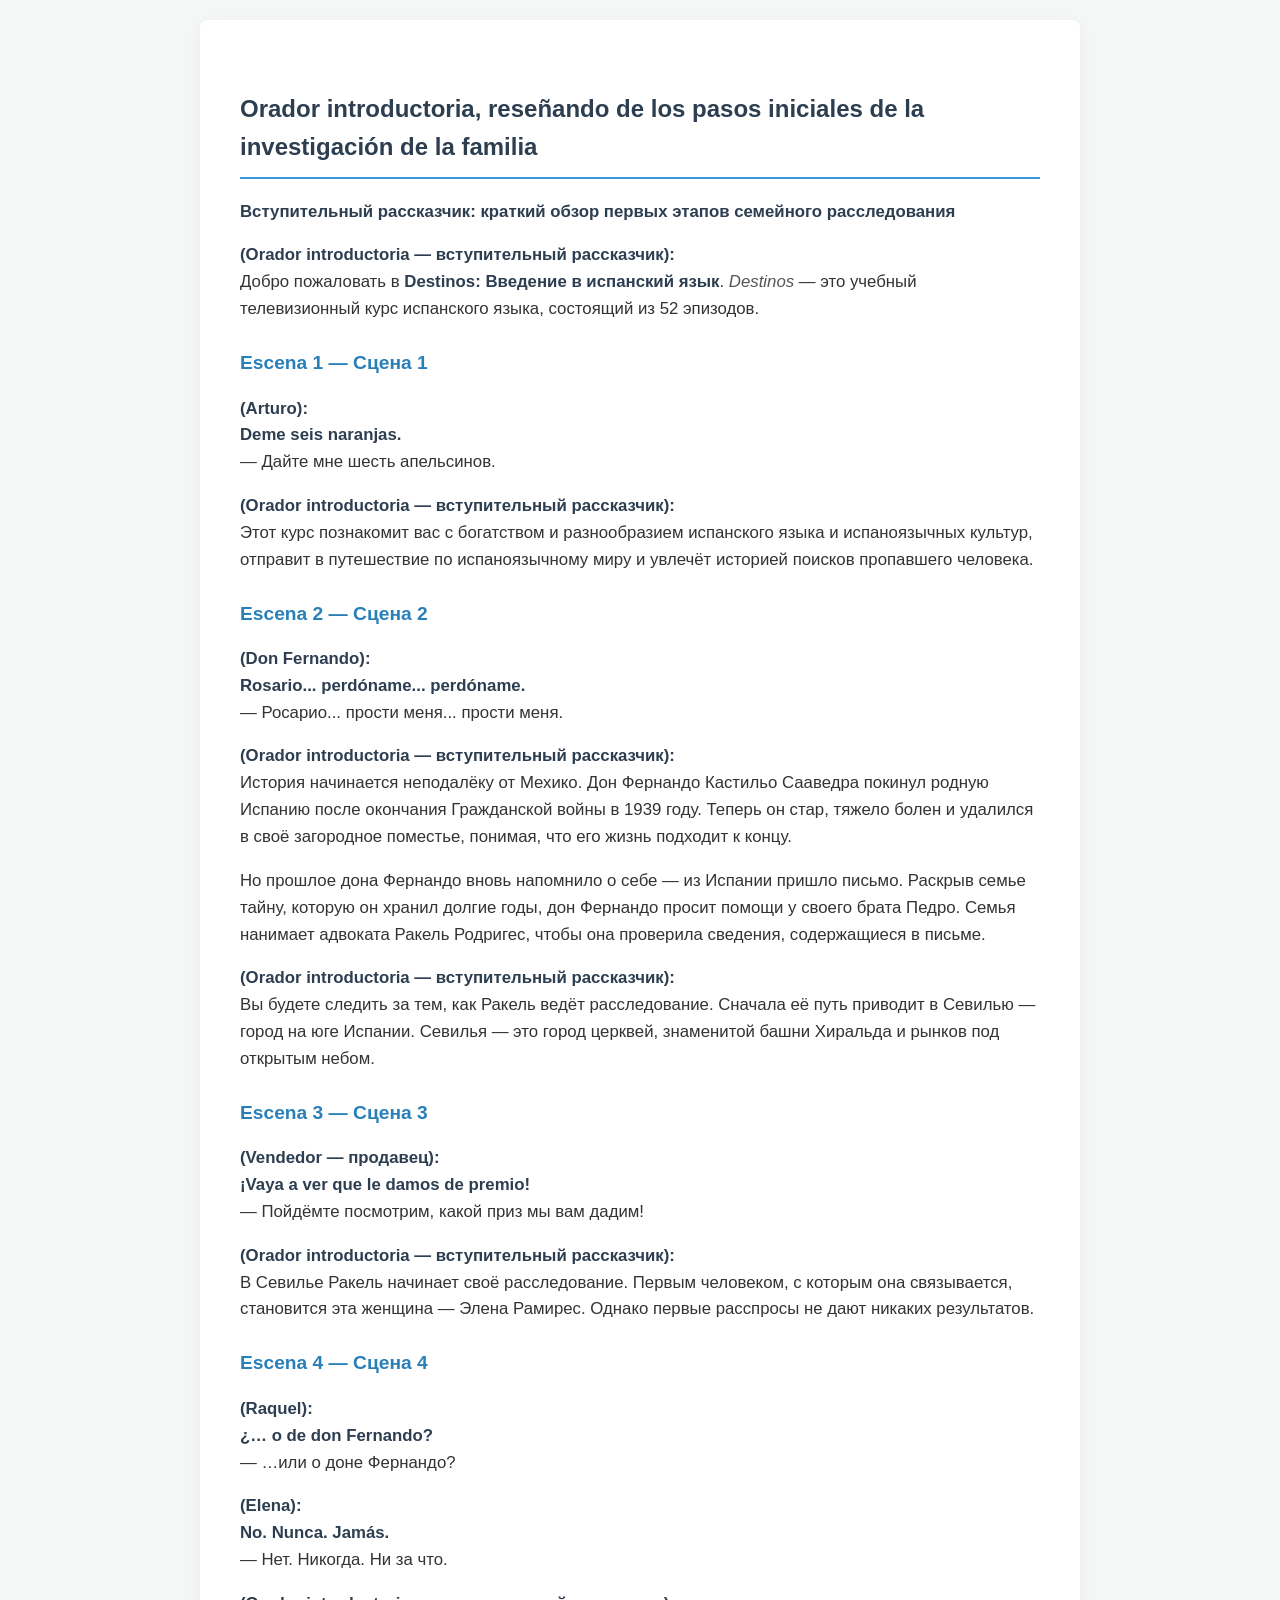
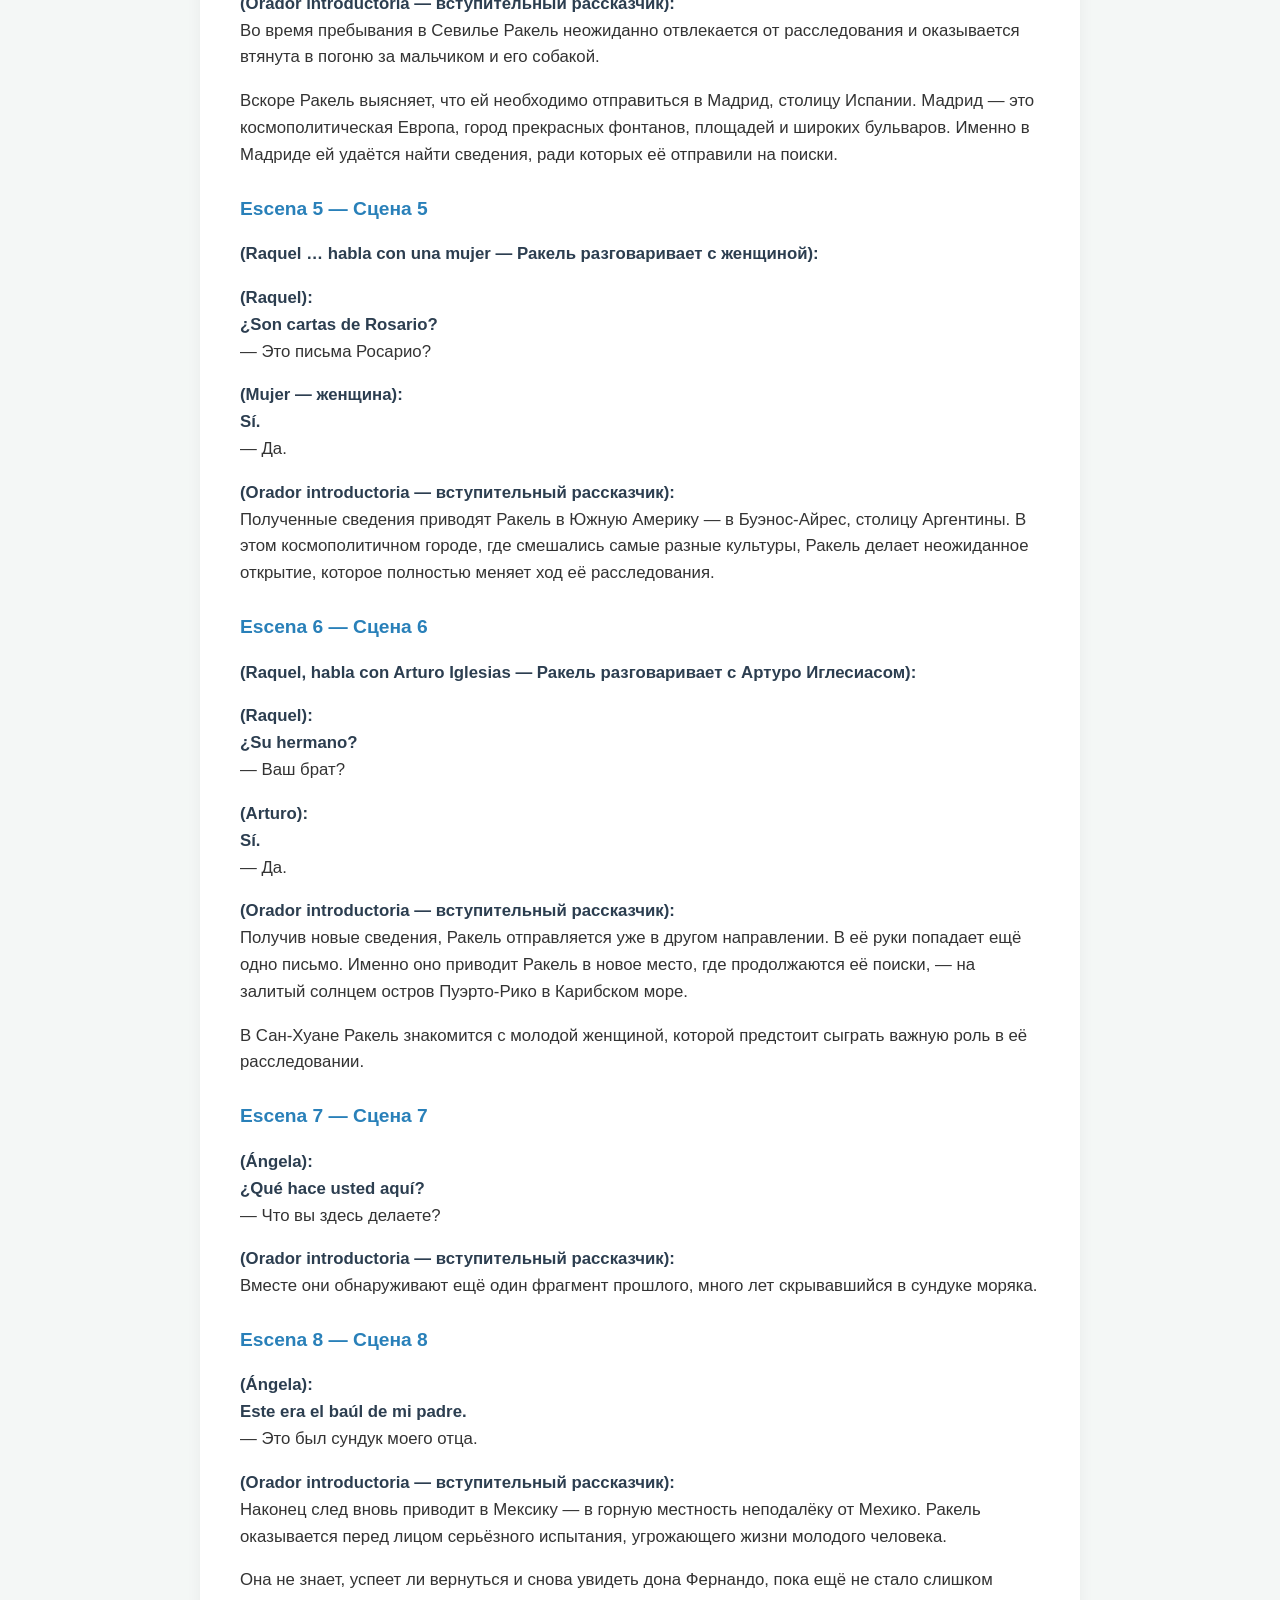
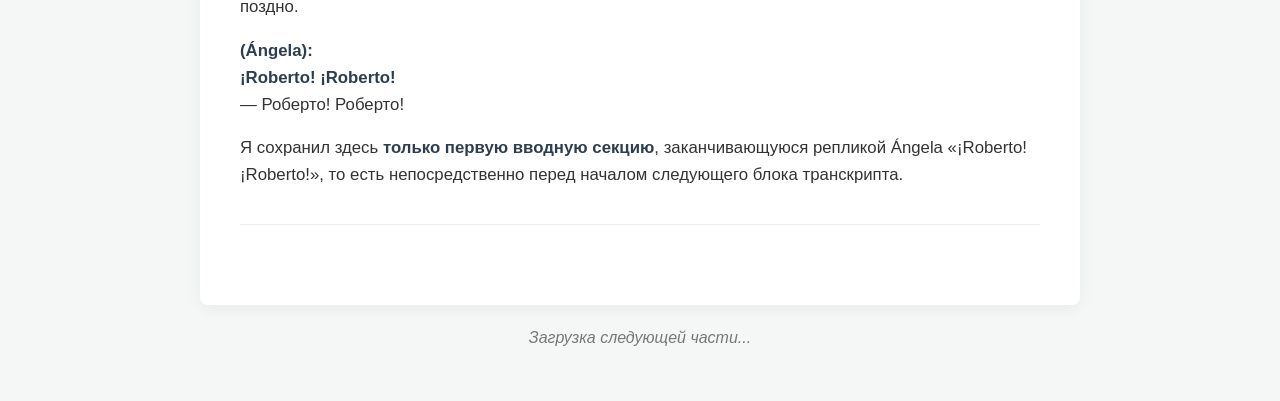
<file: scroll.html>
<!DOCTYPE html>
<html lang="ru">
<head>
    <meta charset="UTF-8">
    <meta name="viewport" content="width=device-width, initial-scale=1.0">
    <meta name="viewport" content="width=device-width, initial-scale=1.0">
    <title>Destinos: Введение (Сцена 1)</title>
    <!-- ЕДИНАЯ ССЫЛКА НА ФАЙЛ СТИЛЕЙ -->
    <link rel="stylesheet" href="style.css">
    <style>
        /* Базовые стили для красоты страницы */
        body {
            font-family: 'Helvetica Neue', Helvetica, Arial, sans-serif;
            line-height: 1.6;
            color: #333;
            background-color: #f4f7f6;
            margin: 0;
            padding: 20px;
        }

        /* Контейнер, где будет появляться текст */
        #content-container {
            max-width: 800px;
            margin: 0 auto;
            background-color: #fff;
            padding: 40px;
            border-radius: 8px;
            box-shadow: 0 4px 15px rgba(0,0,0,0.05);
        }

        /* Стили для каждого отдельного блока текста (секции) */
        .text-section {
            margin-bottom: 40px;
            padding-bottom: 20px;
            border-bottom: 1px solid #eee;
        }

        /* Стиль для индикатора загрузки (колесо или текст) */
        #loading-indicator {
            text-align: center;
            padding: 20px;
            font-style: italic;
            color: #777;
            /* Изначально скрыт, появляется только в момент загрузки */
            opacity: 0; 
            transition: opacity 0.3s ease;
        }

        /* Элемент-сенсор (наблюдатель), который отслеживает прокрутку */
        #scroll-observer {
            height: 10px; /* Он маленький и незаметный */
        }
    </style>
</head>
<body>

    <div id="content-container">
        <!-- Здесь уже есть первая порция текста при загрузке страницы -->
        <div class="text-section">
<div>

    <h2>Orador introductoria, rese&ntilde;ando de los pasos iniciales de la investigaci&oacute;n de la familia</h2>
    <p><strong>Вступительный рассказчик: краткий обзор первых этапов семейного расследования</strong></p>
    <p><strong>(Orador introductoria &mdash; вступительный рассказчик):</strong><br />Добро пожаловать в <strong>Destinos: Введение в испанский язык</strong>. <em>Destinos</em> &mdash; это учебный телевизионный курс испанского языка, состоящий из 52 эпизодов.</p>

    <h3>Escena 1 &mdash; Сцена 1</h3>
    <p><strong>(Arturo):</strong><br /><strong>Deme seis naranjas.</strong><br />&mdash; Дайте мне шесть апельсинов.</p>
    <p><strong>(Orador introductoria &mdash; вступительный рассказчик):</strong><br />Этот курс познакомит вас с богатством и разнообразием испанского языка и испаноязычных культур, отправит в путешествие по испаноязычному миру и увлечёт историей поисков пропавшего человека.</p>

    <h3>Escena 2 &mdash; Сцена 2</h3>
    <p><strong>(Don Fernando):</strong><br /><strong>Rosario... perd&oacute;name... perd&oacute;name.</strong><br />&mdash; Росарио... прости меня... прости меня.</p>
    <p><strong>(Orador introductoria &mdash; вступительный рассказчик):</strong><br />История начинается неподалёку от Мехико. Дон Фернандо Кастильо Сааведра покинул родную Испанию после окончания Гражданской войны в 1939 году. Теперь он стар, тяжело болен и удалился в своё загородное поместье, понимая, что его жизнь подходит к концу.</p>
    <p>Но прошлое дона Фернандо вновь напомнило о себе &mdash; из Испании пришло письмо. Раскрыв семье тайну, которую он хранил долгие годы, дон Фернандо просит помощи у своего брата Педро. Семья нанимает адвоката Ракель Родригес, чтобы она проверила сведения, содержащиеся в письме.</p>
    <p><strong>(Orador introductoria &mdash; вступительный рассказчик):</strong><br />Вы будете следить за тем, как Ракель ведёт расследование. Сначала её путь приводит в Севилью &mdash; город на юге Испании. Севилья &mdash; это город церквей, знаменитой башни Хиральда и рынков под открытым небом.</p>

    <h3>Escena 3 &mdash; Сцена 3</h3>
    <p><strong>(Vendedor &mdash; продавец):</strong><br /><strong>&iexcl;Vaya a ver que le damos de premio!</strong><br />&mdash; Пойдёмте посмотрим, какой приз мы вам дадим!</p>
    <p><strong>(Orador introductoria &mdash; вступительный рассказчик):</strong><br />В Севилье Ракель начинает своё расследование. Первым человеком, с которым она связывается, становится эта женщина &mdash; Элена Рамирес. Однако первые расспросы не дают никаких результатов.</p>

    <h3>Escena 4 &mdash; Сцена 4</h3>
    <p><strong>(Raquel):</strong><br /><strong>&iquest;&hellip; o de don Fernando?</strong><br />&mdash; &hellip;или о доне Фернандо?</p>
    <p><strong>(Elena):</strong><br /><strong>No. Nunca. Jam&aacute;s.</strong><br />&mdash; Нет. Никогда. Ни за что.</p>
    <p><strong>(Orador introductoria &mdash; вступительный рассказчик):</strong><br />Во время пребывания в Севилье Ракель неожиданно отвлекается от расследования и оказывается втянута в погоню за мальчиком и его собакой.</p>
    <p>Вскоре Ракель выясняет, что ей необходимо отправиться в Мадрид, столицу Испании. Мадрид &mdash; это космополитическая Европа, город прекрасных фонтанов, площадей и широких бульваров. Именно в Мадриде ей удаётся найти сведения, ради которых её отправили на поиски.</p>

    <h3>Escena 5 &mdash; Сцена 5</h3>
    <p><strong>(Raquel &hellip; habla con una mujer &mdash; Ракель разговаривает с женщиной):</strong></p>
    <p><strong>(Raquel):</strong><br /><strong>&iquest;Son cartas de Rosario?</strong><br />&mdash; Это письма Росарио?</p>
    <p><strong>(Mujer &mdash; женщина):</strong><br /><strong>S&iacute;.</strong><br />&mdash; Да.</p>
    <p><strong>(Orador introductoria &mdash; вступительный рассказчик):</strong><br />Полученные сведения приводят Ракель в Южную Америку &mdash; в Буэнос-Айрес, столицу Аргентины. В этом космополитичном городе, где смешались самые разные культуры, Ракель делает неожиданное открытие, которое полностью меняет ход её расследования.</p>

    <h3>Escena 6 &mdash; Сцена 6</h3>
    <p><strong>(Raquel, habla con Arturo Iglesias &mdash; Ракель разговаривает с Артуро Иглесиасом):</strong></p>
    <p><strong>(Raquel):</strong><br /><strong>&iquest;Su hermano?</strong><br />&mdash; Ваш брат?</p>
    <p><strong>(Arturo):</strong><br /><strong>S&iacute;.</strong><br />&mdash; Да.</p>
    <p><strong>(Orador introductoria &mdash; вступительный рассказчик):</strong><br />Получив новые сведения, Ракель отправляется уже в другом направлении. В её руки попадает ещё одно письмо. Именно оно приводит Ракель в новое место, где продолжаются её поиски, &mdash; на залитый солнцем остров Пуэрто-Рико в Карибском море.</p>
    <p>В Сан-Хуане Ракель знакомится с молодой женщиной, которой предстоит сыграть важную роль в её расследовании.</p>

    <h3>Escena 7 &mdash; Сцена 7</h3>
    <p><strong>(&Aacute;ngela):</strong><br /><strong>&iquest;Qu&eacute; hace usted aqu&iacute;?</strong><br />&mdash; Что вы здесь делаете?</p>
    <p><strong>(Orador introductoria &mdash; вступительный рассказчик):</strong><br />Вместе они обнаруживают ещё один фрагмент прошлого, много лет скрывавшийся в сундуке моряка.</p>

    <h3>Escena 8 &mdash; Сцена 8</h3>
    <p><strong>(&Aacute;ngela):</strong><br /><strong>Este era el ba&uacute;l de mi padre.</strong><br />&mdash; Это был сундук моего отца.</p>
    <p><strong>(Orador introductoria &mdash; вступительный рассказчик):</strong><br />Наконец след вновь приводит в Мексику &mdash; в горную местность неподалёку от Мехико. Ракель оказывается перед лицом серьёзного испытания, угрожающего жизни молодого человека.</p>
    <p>Она не знает, успеет ли вернуться и снова увидеть дона Фернандо, пока ещё не стало слишком поздно.</p>

    <p><strong>(&Aacute;ngela):</strong><br /><strong>&iexcl;Roberto! &iexcl;Roberto!</strong><br />&mdash; Роберто! Роберто!</p>
    <p>Я сохранил здесь <strong>только первую вводную секцию</strong>, заканчивающуюся репликой &Aacute;ngela &laquo;&iexcl;Roberto! &iexcl;Roberto!&raquo;, то есть непосредственно перед началом следующего блока транскрипта.</p>
</div>

</body>
</html>

        </div>
        <!-- Сюда JavaScript будет добавлять новые блоки -->
    </div>

    <!-- Индикатор загрузки (показывается, пока ждем текст) -->
    <div id="loading-indicator">Загрузка следующей части...</div>
    
    <!-- Сенсор, который включает загрузку, когда мы докручиваем до него -->
    <div id="scroll-observer"></div>

    <script>
        // === 1. База данных текста (Имитация того, что лежит на сервере) ===
        // В реальном проекте этот текст будет подгружаться из разных файлов или базы данных.
        const textData = [

`<h2>Escenas de este episodio (5:44 min)</h2>
<p><strong>Начало первого эпизода (с титрами)</strong></p>
<p><strong>Сцены из этого эпизода (5:44 мин.)</strong></p>
<p><strong>(Orador introductoria &mdash; вступительный рассказчик):</strong><br />Прежде чем присоединиться к Ракель в её путешествии, вам необходимо узнать, как следует смотреть эпизоды <em>Destinos</em>.</p>
<p>Прежде всего нужно понимать, что в каждом эпизоде <em>Destinos</em> вы услышите <strong>три вида испанской речи</strong>.</p>
<p>Первый &mdash; это разговорный испанский, на котором говорят персонажи.</p>`,
            
`<h3>Escena 9 &mdash; Сцена 9</h3>
<p><strong>(Miguel Ruiz, un muchacho &hellip; habla con su madre &mdash; Мигель Руис, мальчик&hellip; разговаривает со своей матерью):</strong></p>
<p><strong>(Miguel):</strong><br /><strong>Mam&aacute;, esta se&ntilde;orita busca a la abuela.</strong><br />&mdash; Мама, эта девушка ищет бабушку.</p>
<p><strong>(Raquel):</strong><br /><strong>Perdone, se&ntilde;ora. Soy Raquel Rodr&iacute;guez y vengo de los Estados Unidos.</strong><br />&mdash; Простите, сеньора. Я Ракель Родригес, приехала из Соединённых Штатов.</p>
<p><strong>(Elena Ram&iacute;rez):</strong><br /><strong>Elena Ram&iacute;rez, mucho gusto.</strong><br />&mdash; Элена Рамирес, очень приятно.</p>
<p><strong>(Raquel):</strong><br /><strong>Mucho gusto. Siento mucho molestarla, pero necesito hablar con la se&ntilde;ora Su&aacute;rez.</strong><br />&mdash; Очень приятно. Мне очень жаль вас беспокоить, но мне нужно поговорить с сеньорой Суарес.</p>
<p><strong>(Elena):</strong><br /><strong>&iquest;M&iacute; suegra? &iquest;Por qu&eacute;?</strong><br />&mdash; С моей свекровью? Зачем?</p>
<p><strong>(Raquel):</strong><br /><strong>Bueno, es una larga historia.</strong><br />&mdash; Ну, это долгая история.</p>
<p><strong>(Orador introductoria &mdash; вступительный рассказчик):</strong><br />Кроме того, вы будете слышать испанскую речь рассказчика.</p>`,

`<h3>Escena 10 &mdash; Сцена 10</h3>
<p><strong>(Narrador &mdash; рассказчик):</strong></p>
<p><strong>Raquel est&aacute; aqu&iacute; en la esquina. Ella debe virar a la izquierda. Luego debe seguir derecho &hellip;.</strong><br />&mdash; Ракель находится здесь, на углу. Она должна повернуть налево. Затем ей нужно идти прямо&hellip;</p>`,

`<h3>Escena 11 &mdash; Сцена 11</h3>
<p><strong>(Elena):</strong><br /><strong>Pues ya que estamos aqu&iacute; voy a comprar pan para la cena. &iquest;Me espera un momento?</strong><br />&mdash; Раз уж мы здесь, я куплю хлеб к ужину. Подождёте меня минутку?</p>
<p><strong>(Raquel):</strong><br /><strong>Claro, &iquest;c&oacute;mo no?</strong><br />&mdash; Конечно, почему бы и нет?</p>
<p><strong>(Orador introductoria &mdash; вступительный рассказчик):</strong><br />И наконец, третий вид испанской речи &mdash; это речь Ракель в конце каждого эпизода, когда она вместе с вами повторяет основные события и важную информацию из сюжета.</p>`,

`<h3>Escena 12 &mdash; Сцена 12</h3>
<p><strong>(Raquel):</strong><br /><strong>Tengo unos minutos y voy a apuntar algunas cosas en mi cuadernito.</strong><br />&mdash; У меня есть несколько минут, и я запишу кое-что в свою записную книжку.</p>
<h3>La pregunta &mdash; Вопрос</h3>
<p><strong>(Raquel):</strong><br /><strong>Primero, &iquest;c&oacute;mo se llama el esposo de Elena?</strong><br />&mdash; Сначала: как зовут мужа Элены?</p>
<h3>La respuesta &mdash; Ответ</h3>
<p><strong>(Miguel):</strong><br /><strong>Hola. Yo me llamo Miguel.</strong><br />&mdash; Здравствуйте. Меня зовут Мигель.</p>
<p><strong>(Raquel):</strong><br /><strong>Se llama Miguel.</strong><br />&mdash; Его зовут Мигель.</p>
<p><strong>(Orador introductoria &mdash; вступительный рассказчик):</strong><br />Сейчас важно понять следующее: от вас <strong>не требуется понимать каждое слово разговорного испанского</strong>.</p>
<p>Когда персонажи разговаривают друг с другом, ваша задача &mdash; просто следить за происходящим.</p>
<p>Помните, что понять смысл вам помогут <strong>контекст и действия персонажей</strong>.</p>
<p>Вот сцена из пятого эпизода. Посмотрите, как действия героев помогают уловить общий смысл разговора.</p>`,

`<h3>Escena 13 &mdash; Сцена 13</h3>
<p><strong>(Raquel y Elena est&aacute;n en una carrera por las calles, en busca de alguien ... &mdash; Ракель и Элена бегут по улицам в поисках кого-то&hellip;):</strong></p>
<p><strong>(Elena):</strong><br /><strong>Yo voy por esta call&eacute; y usted, vaya por &eacute;sa.</strong><br />&mdash; Я пойду по этой улице, а вы идите по той.</p>
<p><strong>(Raquel):</strong><br /><strong>S&iacute;, s&iacute;. Pero espere &hellip; &iquest;D&oacute;nde nos encontramos?</strong><br />&mdash; Да, да. Но подождите&hellip; Где мы встретимся?</p>
<p><strong>(Elena):</strong><br /><strong>En La Giralda, a las once y media. &iquest;Est&aacute; bien?</strong><br />&mdash; У Хиральды, в половине двенадцатого. Хорошо?</p>
<p><strong>(Raquel):</strong><br /><strong>S&iacute;, est&aacute; bien, pero, &iquest;d&oacute;nde est&aacute; La Giralda?</strong><br />&mdash; Да, хорошо, но где находится Хиральда?</p>
<p><strong>(Elena):</strong><br /><strong>All&iacute;, en aquella torre.</strong><br />&mdash; Там, вон в той башне.</p>
<p><strong>(Raquel):</strong><br /><strong>De acuerdo. &iexcl;Buena suerte!</strong><br />&mdash; Договорились. Удачи!</p>
<p><strong>(Orador introductoria &mdash; вступительный рассказчик):</strong><br />Вероятно, вы поняли, что персонажи решили пойти в разных направлениях.</p>
<p>Если вы также поняли, что они договорились встретиться позже у башни Хиральда, можете поздравить себя: вы сумели понять уже довольно значительную часть разговора на испанском языке.</p>
<p>Если вы изучаете <em>Destinos</em> в рамках учебного курса с получением зачёта или учебных баллов, вам также следует знать, что телекадры курса сопровождаются письменными и аудиоматериалами.</p>
<p>В комплект входят <strong>учебник, две рабочие тетради, аудиокассеты и дополнительные задания для самостоятельной работы с помощью компьютера</strong>.</p>
<p>Пользоваться этими материалами несложно.</p>
<p>Перед просмотром очередного эпизода сначала следует выполнить часть урока под названием:</p>
<p><strong>&laquo;Preparaci&oacute;n&raquo; &mdash; &laquo;Подготовка&raquo;.</strong></p>
<p>В этом разделе повторяются основные моменты предыдущего эпизода и даётся материал, который поможет подготовиться к просмотру текущего.</p>
<p>После просмотра эпизода следует снова обратиться к учебнику и выполнить раздел:</p>
<p><strong>&laquo;&iquest;Tienes buena memoria?&raquo; &mdash; &laquo;У тебя хорошая память?&raquo;</strong></p>
<p>После этого необходимо пройти оставшуюся часть урока в учебнике и только затем приступать к работе с рабочей тетрадью.</p>
<p>И в учебнике, и в рабочей тетради имеются <strong>контрольные списки</strong>, которые помогают отслеживать ваш прогресс, прежде чем переходить к следующему уроку.</p>
<p>Теперь настало время посмотреть <strong>первый эпизод Destinos</strong>.</p>
<p><strong>(9:50 min &mdash; 9:50 мин.)</strong></p>
<p>История начинается в Мексике &mdash; не так уж давно.</p>`,
          
            
`<h2>La Gavia, асьенда XVI века недалеко от Мехико (4:56 min)</h2>
<p><strong>(Orador introductoria &mdash; вступительный рассказчик):</strong><br />Всего неделю назад в большое поместье срочно вызвали семейного врача. Ла-Гавиа принадлежит богатому промышленнику, человеку, чья жизнь уже близится к закату, &mdash; Фернандо Кастильо Сааведре. Семейный врач Хулио Морелос поспешно приехал сюда после срочного вызова детей дона Фернандо.</p>
<p><strong>(Dr. Morelos):</strong><br /><strong>Julio.</strong><br />&mdash; Хулио.</p>
<p><strong>(Ram&oacute;n):</strong><br /><strong>Ram&oacute;n. &iquest;Fue largo el viaje?</strong><br />&mdash; Рамон. Долго добирался?</p>
<p><strong>(Dr. Morelos):</strong><br /><strong>No mucho. &iquest;Y Fernando?</strong><br />&mdash; Не очень. А Фернандо?</p>
<p><strong>(Ram&oacute;n):</strong><br /><strong>Vamos. Est&aacute; all&iacute; arriba.</strong><br />&mdash; Пойдём. Он наверху.</p>
<p><strong>(Orador introductoria &mdash; вступительный рассказчик):</strong><br />Рамон, старший сын Фернандо, рассказывает врачу об ухудшающемся состоянии здоровья отца. Мерседес, единственная дочь Фернандо, опасается худшего.</p>
<p><strong>(Dr. Morelos):</strong><br /><strong>Hola, Mercedes.</strong><br />&mdash; Привет, Мерседес.</p>
<p><strong>(Mercedes):</strong><br /><strong>Hola, Julio.</strong><br />&mdash; Привет, Хулио.</p>
<p><strong>(Dr. Morelos):</strong><br /><strong>&iquest;C&oacute;mo est&aacute; tu padre? &iquest;Muy mal?</strong><br />&mdash; Как твой отец? Очень плох?</p>
<p><strong>(Mercedes):</strong><br /><strong>S&iacute;. Ya lo ver&aacute;s. Pasa.</strong><br />&mdash; Да. Сейчас сам увидишь. Проходи.</p>
<p><strong>(Dr. Morelos):</strong><br /><strong>Fernando.</strong><br />&mdash; Фернандо.</p>
<p><strong>(Fernando):</strong><br /><strong>Hola, Julio. Te estaba esperando.</strong><br />&mdash; Привет, Хулио. Я тебя ждал.</p>
<p><strong>(Dr. Morelos):</strong><br /><strong>&iquest;Y c&oacute;mo est&aacute;s esta ma&ntilde;ana?</strong><br />&mdash; Ну, как ты себя чувствуешь сегодня утром?</p>
<p><strong>(Fernando):</strong><br /><strong>Como siempre. &iexcl;Estupendo!</strong><br />&mdash; Как всегда. Великолепно!</p>
<p><strong>(Dr. Morelos):</strong><br /><strong>Tus hijos est&aacute;n preocupados.</strong><br />&mdash; Твои дети беспокоятся.</p>
<p><strong>(Fernando):</strong><br /><strong>Mis hijos &hellip; S&iacute;, s&iacute;, mis hijos.</strong><br />&mdash; Мои дети&hellip; Да, да, мои дети.</p>
<p><strong>(Narrador &mdash; рассказчик):</strong></p>
<p><strong>Ram&oacute;n es hijo de Fernando.</strong><br />&mdash; Рамон &mdash; сын Фернандо.</p>
<p><strong>Mercedes es hija de Fernando.</strong><br />&mdash; Мерседес &mdash; дочь Фернандо.</p>
<p><strong>&iquest;Tiene Fernando otros hijos?</strong><br />&mdash; Есть ли у Фернандо другие дети?</p>
<p><strong>S&iacute;. Carlos.</strong><br />&mdash; Да. Карлос.</p>
<p><strong>Carlos vive en Miami.</strong><br />&mdash; Карлос живёт в Майами.</p>
<p><strong>Fernando tiene otro hijo. Juan.</strong><br />&mdash; У Фернандо есть ещё один сын. Хуан.</p>
<p><strong>Juan vive en Nueva York.</strong><br />&mdash; Хуан живёт в Нью-Йорке.</p>
<p><strong>Es profesor de literatura en la Universidad de Nueva York.</strong><br />&mdash; Он профессор литературы в Нью-Йоркском университете.</p>
<p><strong>En total, Fernando tiene tres hijos y una hija.</strong><br />&mdash; Всего у Фернандо три сына и одна дочь.</p>
<p><strong>(13:26)</strong></p>
<p><strong>&iquest;Y la esposa, Carmen?</strong><br />&mdash; А его жена Кармен?</p>
<p><strong>Ya muri&oacute;.</strong><br />&mdash; Она уже умерла.</p>
<p><strong>Carmen est&aacute; muerta.</strong><br />&mdash; Кармен мертва.</p>
<p><strong>(Dr. Morelos):</strong><br /><strong>Como t&uacute; dices &hellip; &iexcl;estupendo!</strong><br />&mdash; Как ты говоришь&hellip; великолепно!</p>
<p><strong>(don Fernando):</strong><br /><strong>No, no. Comprendo perfectamente. Pero espera.</strong><br />&mdash; Нет, нет. Я прекрасно всё понимаю. Но подожди.</p>
<p><strong>(don Fernando saca una botella de licor y se sirve tanto de ellos una bebida.)</strong><br />&mdash; Дон Фернандо достаёт бутылку крепкого напитка и наливает выпить им обоим.</p>
<p><strong>(Dr. Morelos):</strong><br /><strong>&iexcl;Fernando!</strong><br />&mdash; Фернандо!</p>
<p><strong>No, t&uacute; calla y bebe.</strong><br />&mdash; Нет, ты молчи и пей.</p>
<p><strong>(don Fernando):</strong><br /><strong>&iexcl;Por los viejos amigos, y por m&iacute;, un amigo viejo!</strong><br />&mdash; За старых друзей и за меня &mdash; старого друга!</p>`,

            
`<h2>en La Gavia, un enfermera y don Fernando</h2>
<p><strong>В Ла-Гавиа, медсестра и дон Фернандо</strong></p>
<p><strong>(14:268 min)</strong></p>
<p><strong>(la enfermera):</strong><br /><strong>&hellip; y despu&eacute;s le traigo sus medicinas.</strong><br />&mdash; &hellip;а потом я принесу вам лекарства.</p>
<p><strong>(don Fernando):</strong><br /><strong>&iquest;Qu&eacute; medicina? &iexcl;Ni que medicina! Lo que yo quiero es bailar.</strong><br />&mdash; Какие ещё лекарства? Не нужны мне никакие лекарства! Я хочу танцевать.</p>
<p><strong>(la enfermera):</strong><br /><strong>&iexcl;Por favor, don Fernando! Si necesita algo, estoy afuera.</strong><br />&mdash; Пожалуйста, дон Фернандо! Если вам что-нибудь понадобится, я буду снаружи.</p>
<p><strong>(don Fernando):</strong><br /><strong>Mm-hmm.</strong><br />&mdash; М-мм.</p>
<p><strong>(don Fernando toma un viejo &aacute;lbum de fotos grandes de su escritorio. Se titula: "La Gavia Castillo-Saavedra." Se abre el disco y se ve en las fotos de &eacute;l y su hermano cuando eran j&oacute;venes.)</strong><br />&mdash; Дон Фернандо берёт со своего письменного стола старый большой фотоальбом. Он называется &laquo;La Gavia Castillo-Saavedra&raquo;. Дон Фернандо открывает альбом; на фотографиях &mdash; он и его брат в молодости.</p>
<p><strong>(Narrador &mdash; рассказчик):</strong><br />Фернандо и его брат Педро выросли в небольшом городке в Испании. Когда они были молодыми, привычный ход их жизни был разрушен началом Гражданской войны в Испании в 1936 году.</p>
<p>Фернандо взял в руки оружие и на собственном опыте познал ужасы войны, став свидетелем бомбардировки Герники.</p>
<p><strong>(слышен гул лопастей вертолёта)</strong></p>
<p>После окончания войны оба брата уехали в Мексику в поисках новой жизни.</p>
<p>Хотя Фернандо сумел оставить трагические события войны в прошлом, одно воспоминание до сих пор не даёт ему покоя.</p>
<p><strong>(слышен колокольный звон)</strong></p>
<p><strong>(Fernando):</strong><br /><strong>Rosario.</strong><br />&mdash; Росарио.</p>
<p><strong>(Ram&oacute;n):</strong><br /><strong>&iquest;Pap&aacute;? &iquest;Pap&aacute;? &iquest;Est&aacute;s bien?</strong><br />&mdash; Папа? Папа? Ты в порядке?</p>
<p><strong>(Fernando):</strong><br /><strong>S&iacute;, s&iacute;, bien.</strong><br />&mdash; Да, да, всё хорошо.</p>
<p><strong>(Ram&oacute;n):</strong><br /><strong>&iquest;Necesitas algo?</strong><br />&mdash; Тебе что-нибудь нужно?</p>
<p><strong>(Fernando):</strong><br /><strong>S&iacute;. Llama a tus hermanos &hellip; ay, y a tu t&iacute;o Pedro.</strong><br />&mdash; Да. Позвони своим братьям&hellip; ах да, и своему дяде Педро.</p>
<p><strong>(Ram&oacute;n):</strong><br /><strong>Est&aacute; bien. &iquest;Algo m&aacute;s?</strong><br />&mdash; Хорошо. Что-нибудь ещё?</p>
<p><strong>(Fernando):</strong><br /><strong>No. Nada m&aacute;s.</strong><br />&mdash; Нет. Больше ничего.</p>
<p><strong>(Ram&oacute;n):</strong><br /><strong>Est&aacute; bien, pap&aacute;.</strong><br />&mdash; Хорошо, папа.</p>`,

            
`<h2>Narrador (16:10 min)</h2>
<p><strong>Рассказчик (16:10 мин.)</strong></p>
<p><strong>(Narrador &mdash; рассказчик):</strong><br />Вы только что посмотрели первый эпизод истории <em>Destinos</em>.</p>
<p>В каждом эпизоде после основной части следует специальный раздел, в котором Ракель вместе с вами повторяет некоторые важные сведения.</p>
<p>После повторения с Ракель вы увидите ещё одну, заключительную сцену из истории.</p>`,
                        
`<h2>Raquel a la audiencia (16:27 min)</h2>
<p><strong>Ракель обращается к зрителям (16:27 мин.)</strong></p>
<p><strong>(Raquel &ndash; a la audiencia):</strong><br />&mdash; <strong>(Ракель &mdash; зрителям):</strong></p>
<p><strong>Bueno. Ya saben un poco de la historia. Vamos a repasar unos datos importantes. Primero:</strong><br />&mdash; Хорошо. Теперь вы уже немного знаете эту историю. Давайте повторим некоторые важные сведения. Сначала:</p>
<h3>La pregunta &mdash; Вопрос</h3>
<p><strong>&iquest;Qui&eacute;n es esta persona? &iquest;Se llama Fernando o Ram&oacute;n?</strong><br />&mdash; Кто этот человек? Его зовут Фернандо или Рамон?</p>
<h3>La respuesta &mdash; Ответ</h3>
<p><strong>Se llama Fernando. Fernando Castillo.</strong><br />&mdash; Его зовут Фернандо. Фернандо Кастильо.</p>
<h3>La pregunta &mdash; Вопрос</h3>
<p><strong>&iquest;Vive don Fernando en California i vive en M&eacute;xico?</strong><br />&mdash; Дон Фернандо живёт в Калифорнии или в Мексике?</p>
<h3>La respuesta &mdash; Ответ</h3>
<p><strong>Don Fernando vive en M&eacute;xico, en una hacienda.</strong><br />&mdash; Дон Фернандо живёт в Мексике, в асьенде.</p>
<p><strong>(Raquel):</strong></p>
<p><strong>La hacienda es muy importante para don Fernando. Es un s&iacute;mbolo para &eacute;l.</strong><br />&mdash; Асьенда очень важна для дона Фернандо. Для него она &mdash; символ.</p>
<h3>La pregunta &mdash; Вопрос</h3>
<p><strong>&iquest;C&oacute;mo se llama la hacienda? &iquest;Recuerdan?</strong><br />&mdash; Как называется асьенда? Помните?</p>
<h3>La respuesta &mdash; Ответ</h3>
<p><strong>La hacienda se llama La Gavia.</strong><br />&mdash; Асьенда называется Ла-Гавиа.</p>
<p><strong>(Raquel):</strong></p>
<p><strong>La Gavia es una hacienda muy vieja, de la &eacute;poca colonial. Bueno, tambi&eacute;n en este episodio hay dos personas muy importantes.</strong><br />&mdash; Ла-Гавиа &mdash; очень старая асьенда, ещё колониальной эпохи. Итак, в этом эпизоде есть ещё два очень важных человека.</p>
<h3>La pregunta &mdash; Вопрос</h3>
<p><strong>&iquest;Qui&eacute;n es esta persona? &iquest;Se llama Ram&oacute;n o se llama Juan?</strong><br />&mdash; Кто этот человек? Его зовут Рамон или Хуан?</p>
<h3>La respuesta &mdash; Ответ</h3>
<p><strong>Se llama Ram&oacute;n.</strong><br />&mdash; Его зовут Рамон.</p>
<p><strong>(Raquel):</strong></p>
<p><strong>La otra persona importante que forma parte de esta historia es una mujer.</strong><br />&mdash; Другой важный персонаж этой истории &mdash; женщина.</p>
<h3>La pregunta &mdash; Вопрос</h3>
<p><strong>&iquest;C&oacute;mo se llama ella?</strong><br />&mdash; Как её зовут?</p>
<h3>La respuesta &mdash; Ответ</h3>
<p><strong>Se llama Mercedes.</strong><br />&mdash; Её зовут Мерседес.</p>
<p><strong>(Raquel):</strong></p>
<p><strong>Tambi&eacute;n hay otras dos personas en esta historia que son importantes &hellip; este hombre &hellip; y este hombre.</strong><br />&mdash; В этой истории есть ещё два важных человека&hellip; этот мужчина&hellip; и этот мужчина.</p>
<p><strong>En el pr&oacute;ximo episodio, tendremos m&aacute;s informaci&oacute;n sobre don Fernando, Mercedes, Carlos, Juan y Ram&oacute;n.</strong><br />&mdash; В следующем эпизоде мы узнаем больше о доне Фернандо, Мерседес, Карлосе, Хуане и Рамоне.</p>
<p><strong>Por el momento, eso es todo.</strong><br />&mdash; А пока это всё.</p>
<p><strong>(Raquel):</strong></p>
<p><strong>Ah, pero ustedes no saben nada de m&iacute;, &iquest;verdad?</strong><br />&mdash; Ах да, но ведь вы ничего обо мне не знаете, правда?</p>
<p><strong>(19:29 min)</strong></p>
<p><strong>Me llamo Raquel Rodr&iacute;guez.</strong><br />&mdash; Меня зовут Ракель Родригес.</p>
<p><strong>Vivo en Los &Aacute;ngeles, California.</strong><br />&mdash; Я живу в Лос-Анджелесе, штат Калифорния.</p>
<p><strong>Soy mexicoamericana y soy abogada.</strong><br />&mdash; Я американка мексиканского происхождения и по профессии адвокат.</p>
<p><strong>Bueno, ahora, &iquest;es cierto o falso?</strong><br />&mdash; Хорошо, а теперь &mdash; правда или неправда?</p>
<h3>&iquest;Cierto o falso? &mdash; Правда или неправда?</h3>
<p><strong>1. Soy cubanoamericana.</strong><br />&mdash; 1. Я американка кубинского происхождения.</p>
<p><strong>2. Soy profesora.</strong><br />&mdash; 2. Я преподаватель.</p>
<p><strong>3. Vivo en Los &Aacute;ngeles.</strong><br />&mdash; 3. Я живу в Лос-Анджелесе.</p>
<h3>La respuesta &mdash; Ответ</h3>
<p><strong>Bueno.</strong><br />&mdash; Итак.</p>
<p><strong>&bull; N&uacute;mero uno, &iquest;es cierto o falso? Es falso. Soy mexicoamericana.</strong><br />&mdash; Номер один: это правда или неправда? Неправда. Я американка мексиканского происхождения.</p>
<p><strong>&bull; N&uacute;mero dos. Soy profesora. Tambi&eacute;n falso. Soy abogada.</strong><br />&mdash; Номер два. Я преподаватель. Тоже неправда. Я адвокат.</p>
<p><strong>&bull; N&uacute;mero tres. Vivo en Los &Aacute;ngeles. Cierto. Vivo en Los &Aacute;ngeles.</strong><br />&mdash; Номер три. Я живу в Лос-Анджелесе. Правда. Я живу в Лос-Анджелесе.</p>
<p><strong>(Raquel):</strong></p>
<p><strong>Bueno, ahora s&iacute;, eso es todo. Voy a seguir trabajando.</strong><br />&mdash; Ну вот, теперь действительно всё. Я продолжу работать.</p>`,
                     
`<h2>LA ESCENA FINAL</h2>
<p><strong>ФИНАЛЬНАЯ СЦЕНА</strong></p>
<h3>don Fernando, en su oficina a La Gavia (21:10 min)</h3>
<p><strong>дон Фернандо в своём кабинете в Ла-Гавиа (21:10 мин.)</strong></p>
<p><strong>(Narrador &mdash; рассказчик):</strong></p>
<p><strong>Fernando tiene un secreto, un secreto importante.</strong><br />&mdash; У Фернандо есть тайна, очень важная тайна.</p>
<p><strong>Ese secreto est&aacute; en una carta, una carta importante.</strong><br />&mdash; Эта тайна заключена в письме, очень важном письме.</p>
<p><strong>(El resto de este episodio se compone de vistas previas del pr&oacute;ximo episodio de Destinos. Las vistas previas no han sido transcribes.)</strong><br />&mdash; Оставшаяся часть этого эпизода состоит из фрагментов-анонсов следующего эпизода <em>Destinos</em>. Текст этих анонсов в транскрипт не включён.</p>
<h2>EL FIN DE EPISODIO</h2>
<p><strong>КОНЕЦ ЭПИЗОДА</strong></p>`

        ];

        let currentIndex = 0; // Счетчик: какую часть текста нужно загрузить следующей
        let isLoading = false; // Флаг, чтобы не загружать несколько раз одновременно

        // === 2. Находим элементы на странице ===
        const container = document.getElementById('content-container');
        const loadingIndicator = document.getElementById('loading-indicator');
        const scrollObserverElement = document.getElementById('scroll-observer');

        // === 3. Функция подгрузки нового контента ===
        function loadMoreContent() {
            // Если сейчас уже идет загрузка или текст закончился - ничего не делаем
            if (isLoading || currentIndex >= textData.length) {
                return;
            }

            isLoading = true;
            loadingIndicator.style.opacity = '1'; // Показываем надпись "Загрузка..."

            // Имитируем задержку сети (как будто скачиваем с сервера 1 секунду)
            setTimeout(() => {
                // Создаем новый блок <div> для текста
                const newSection = document.createElement('div');
                newSection.className = 'text-section';
                
                // Вставляем HTML код из нашего массива
                newSection.innerHTML = textData[currentIndex];
                
                // Добавляем этот блок в конец контейнера
                container.appendChild(newSection);

                currentIndex++; // Увеличиваем счетчик
                isLoading = false;
                loadingIndicator.style.opacity = '0'; // Прячем надпись "Загрузка..."

                // Если мы загрузили последнюю часть, убираем сенсор и пишем "Конец"
                if (currentIndex >= textData.length) {
                    loadingIndicator.innerText = "Конец текста.";
                    loadingIndicator.style.opacity = '1';
                    observer.unobserve(scrollObserverElement); // Выключаем слежку
                }
            }, 1000); // Задержка 1000 миллисекунд (1 сек)
        }

        // === 4. Настраиваем "Слежку" (Intersection Observer) ===
        const observerOptions = {
            root: null, // Следим относительно окна браузера
            rootMargin: '0px', 
            threshold: 0.1 // Сработает, когда 10% сенсора появится на экране
        };

        const observer = new IntersectionObserver((entries) => {
            entries.forEach(entry => {
                // Если сенсор пересек нижнюю границу экрана
                if (entry.isIntersecting) {
                    loadMoreContent(); // Вызываем функцию загрузки
                }
            });
        }, observerOptions);

        // Даем команду наблюдателю следить за нашим сенсором
        observer.observe(scrollObserverElement);
    </script>

</body>
</html>
</file>
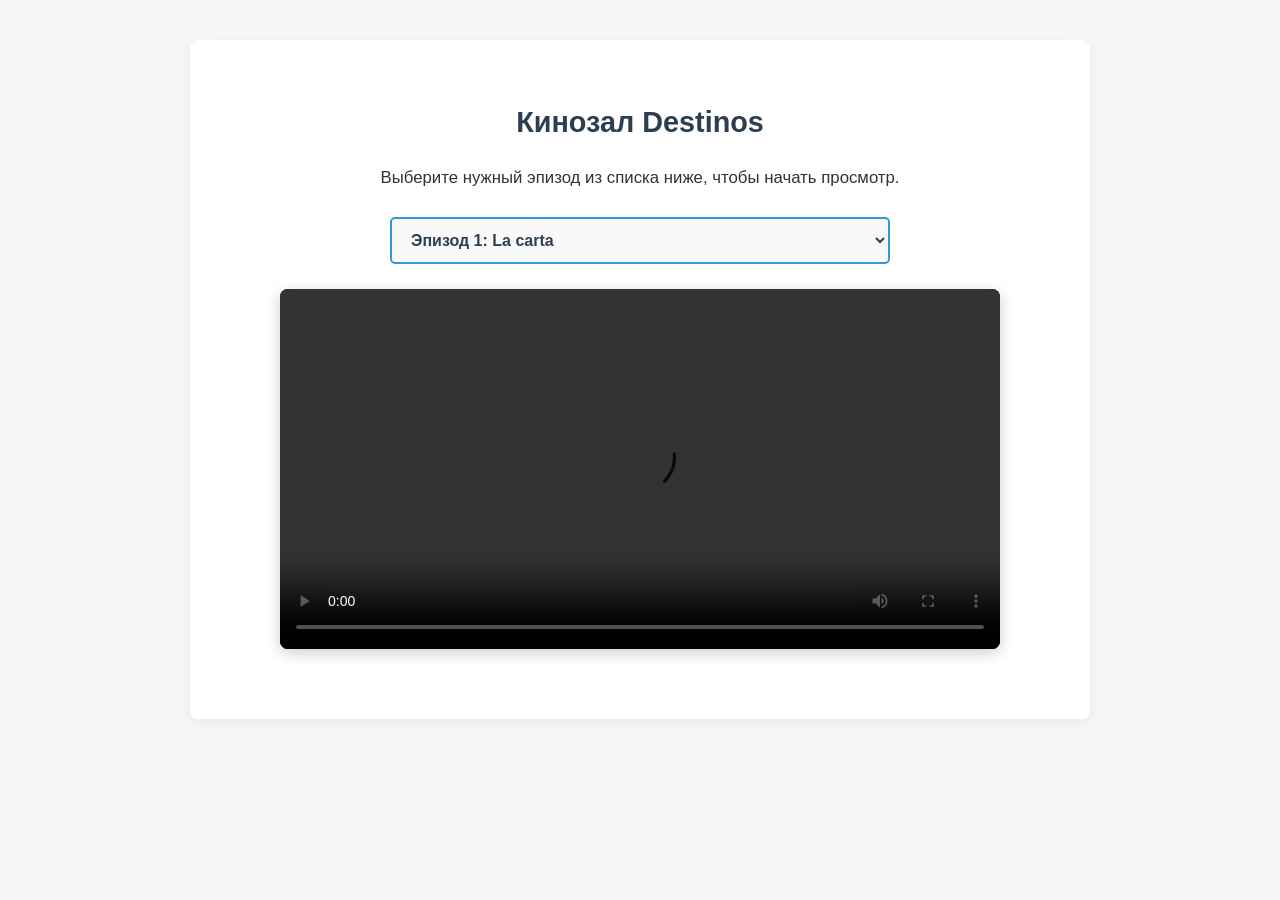
<file: theater.html>
<!DOCTYPE html>
<html lang="ru">
<head>
    <meta charset="UTF-8">
    <meta name="viewport" content="width=device-width, initial-scale=1.0">
    <title>Кинозал Destinos (Theater)</title>
    <!-- Подключаем ваш единый файл стилей -->
    <link rel="stylesheet" href="style.css">
    
    <style>
        /* Специфичные стили только для кинозала */
        .theater-box {
            text-align: center;
            padding: 10px 0 30px 0;
        }
        
        .episode-selector {
            margin-bottom: 25px;
        }
        
        .episode-selector select {
            padding: 12px 15px;
            font-size: 16px;
            border-radius: 5px;
            border: 2px solid #3498db;
            background-color: #f9f9f9;
            color: #2c3e50;
            cursor: pointer;
            width: 100%;
            max-width: 500px;
            font-weight: bold;
        }

        .episode-selector select:focus {
            outline: none;
            border-color: #2980b9;
        }

        /* Делаем так, чтобы плеер красиво растягивался и не ломался на мобильных */
        .video-container {
            position: relative;
            width: 100%;
            max-width: 720px;
            margin: 0 auto;
            border-radius: 8px;
            overflow: hidden;
            box-shadow: 0 4px 15px rgba(0,0,0,0.2);
            background-color: #000;
        }
        
        .video-container video {
            width: 100%;
            height: auto;
            display: block;
        }
    </style>
</head>
<body>

<div class="container">
    <h1>Кинозал Destinos</h1>
    <p style="text-align: center;">Выберите нужный эпизод из списка ниже, чтобы начать просмотр.</p>

    <div class="theater-box">
        <!-- ВЫПАДАЮЩИЙ СПИСОК СЕРИЙ -->
        <div class="episode-selector">
            <select id="episodeSelect" onchange="changeEpisode()">
                <option value="https://archive.org/download/destinos_pbs/DESTINOS_01.mp4">Эпизод 1: La carta</option>
                <option value="https://archive.org/download/destinos_pbs/DESTINOS_02.mp4">Эпизод 2: El secreto</option>
                <option value="https://archive.org/download/destinos_pbs/DESTINOS_03.mp4">Эпизод 3: El comienzo</option>
                <option value="https://archive.org/download/destinos_pbs/DESTINOS_04.mp4">Эпизод 4: Perdida</option>
                <option value="https://archive.org/download/destinos_pbs/DESTINOS_05.mp4">Эпизод 5: La despedida</option>
                <!-- Сюда вы можете добавлять новые строки для следующих эпизодов -->
            </select>
        </div>

        <!-- САМ ВИДЕОПЛЕЕР -->
        <div class="video-container">
            <video id="videoPlayer" controls>
                <!-- По умолчанию загружается первая серия -->
                <source src="https://archive.org/download/destinos_pbs/DESTINOS_01.mp4" type="video/mp4">
                Ваш браузер не поддерживает тег video.
            </video>
        </div>
    </div>
</div>

<!-- СКРИПТ ДЛЯ ПЕРЕКЛЮЧЕНИЯ СЕРИЙ -->
<script>
    function changeEpisode() {
        // Находим выпадающий список и плеер
        var select = document.getElementById("episodeSelect");
        var player = document.getElementById("videoPlayer");
        
        // Берем ссылку из выбранного пункта
        var videoSource = select.value;
        
        // Меняем источник видео и перезапускаем плеер
        player.src = videoSource;
        player.load(); // Даем команду браузеру загрузить новое видео
        player.play(); // Автоматически начинаем воспроизведение (по желанию)
    }
</script>

</body>
</html>
</file>
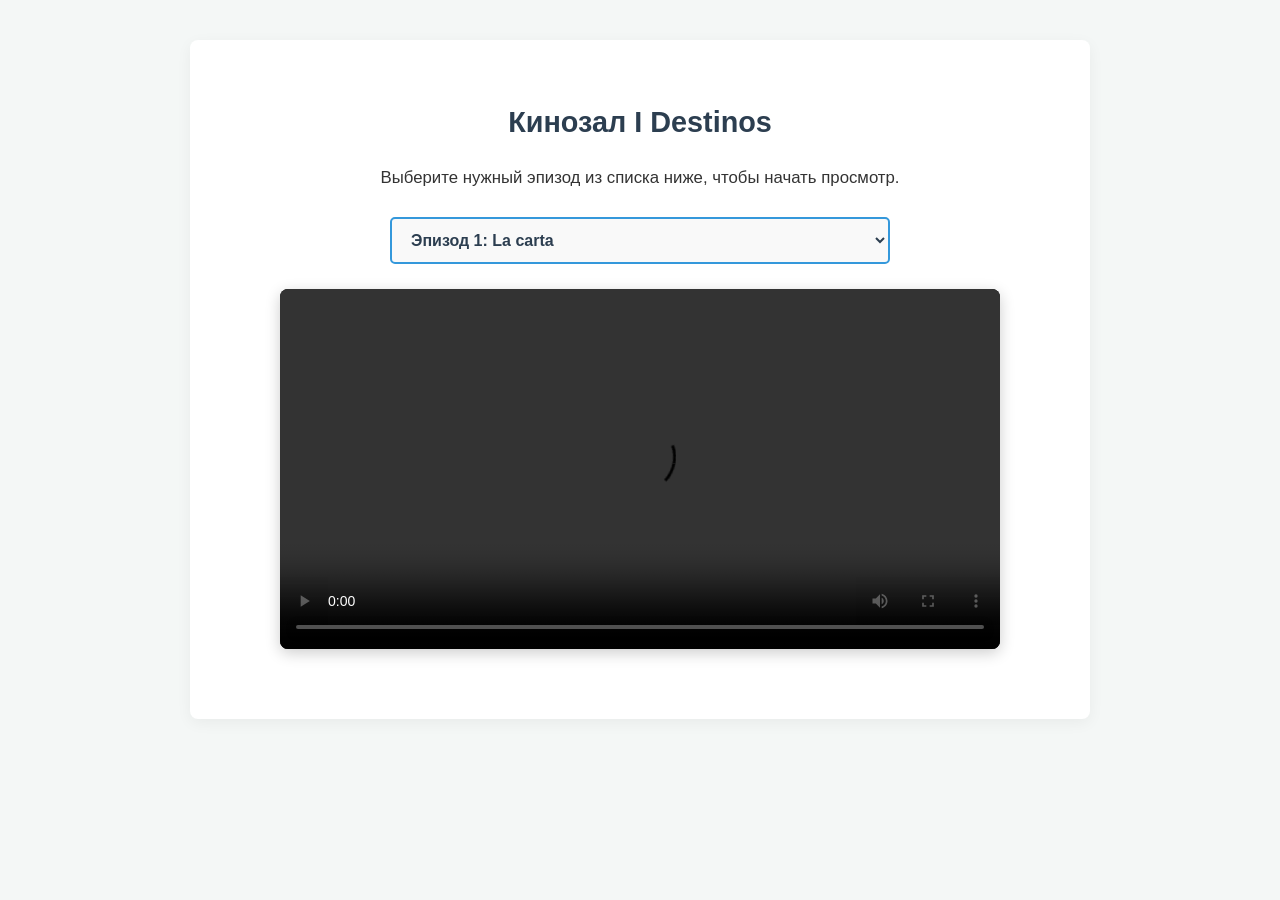
<file: theater_1.html>
<!DOCTYPE html>
<html lang="ru">
<head>
    <meta charset="UTF-8">
    <meta name="viewport" content="width=device-width, initial-scale=1.0">
    <title>Кинозал Destinos (Theater)</title>
    <!-- Подключаем ваш единый файл стилей -->
    <link rel="stylesheet" href="style.css">
    
    <style>
        /* Специфичные стили только для кинозала */
        .theater-box {
            text-align: center;
            padding: 10px 0 30px 0;
        }
        
        .episode-selector {
            margin-bottom: 25px;
        }
        
        .episode-selector select {
            padding: 12px 15px;
            font-size: 16px;
            border-radius: 5px;
            border: 2px solid #3498db;
            background-color: #f9f9f9;
            color: #2c3e50;
            cursor: pointer;
            width: 100%;
            max-width: 500px;
            font-weight: bold;
        }

        .episode-selector select:focus {
            outline: none;
            border-color: #2980b9;
        }

        /* Делаем так, чтобы плеер красиво растягивался и не ломался на мобильных */
        .video-container {
            position: relative;
            width: 100%;
            max-width: 720px;
            margin: 0 auto;
            border-radius: 8px;
            overflow: hidden;
            box-shadow: 0 4px 15px rgba(0,0,0,0.2);
            background-color: #000;
        }
        
        .video-container video {
            width: 100%;
            height: auto;
            display: block;
        }
    </style>
</head>
<body>

<div class="container">
    <h1>Кинозал I Destinos</h1>
    <p style="text-align: center;">Выберите нужный эпизод из списка ниже, чтобы начать просмотр.</p>

    <div class="theater-box">
        <!-- ВЫПАДАЮЩИЙ СПИСОК СЕРИЙ -->
        <div class="episode-selector">
            <select id="episodeSelect" onchange="changeEpisode()">
                <option value="https://archive.org/download/destinos_pbs/DESTINOS_01.mp4">Эпизод 1: La carta</option>
                <option value="https://archive.org/download/destinos_pbs/DESTINOS_02.mp4">Эпизод 2: El secreto</option>

                <!-- Сюда вы можете добавлять новые строки для следующих эпизодов -->
            </select>
        </div>

        <!-- САМ ВИДЕОПЛЕЕР -->
        <div class="video-container">
            <video id="videoPlayer" controls>
                <!-- По умолчанию загружается первая серия -->
                <source src="https://archive.org/download/destinos_pbs/DESTINOS_01.mp4" type="video/mp4">
                Ваш браузер не поддерживает тег video.
            </video>
        </div>
    </div>
</div>

<!-- СКРИПТ ДЛЯ ПЕРЕКЛЮЧЕНИЯ СЕРИЙ -->
<script>
    function changeEpisode() {
        // Находим выпадающий список и плеер
        var select = document.getElementById("episodeSelect");
        var player = document.getElementById("videoPlayer");
        
        // Берем ссылку из выбранного пункта
        var videoSource = select.value;
        
        // Меняем источник видео и перезапускаем плеер
        player.src = videoSource;
        player.load(); // Даем команду браузеру загрузить новое видео
        player.play(); // Автоматически начинаем воспроизведение (по желанию)
    }
</script>

</body>
</html>
</file>
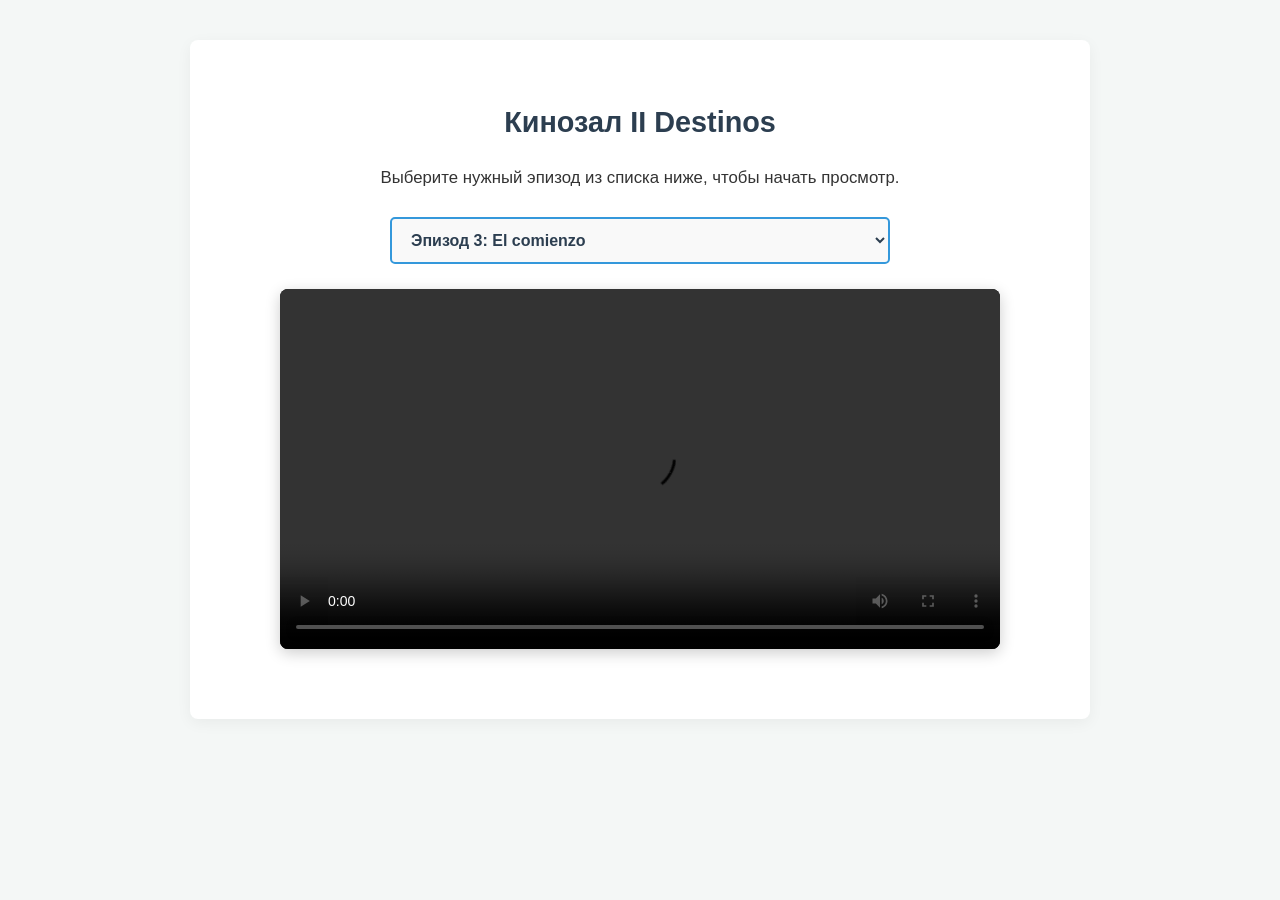
<file: theater_2.html>
<!DOCTYPE html>
<html lang="ru">
<head>
    <meta charset="UTF-8">
    <meta name="viewport" content="width=device-width, initial-scale=1.0">
    <title>Кинозал II Destinos (Theater)</title>
    <!-- Подключаем ваш единый файл стилей -->
    <link rel="stylesheet" href="style.css">
    
    <style>
        /* Специфичные стили только для кинозала */
        .theater-box {
            text-align: center;
            padding: 10px 0 30px 0;
        }
        
        .episode-selector {
            margin-bottom: 25px;
        }
        
        .episode-selector select {
            padding: 12px 15px;
            font-size: 16px;
            border-radius: 5px;
            border: 2px solid #3498db;
            background-color: #f9f9f9;
            color: #2c3e50;
            cursor: pointer;
            width: 100%;
            max-width: 500px;
            font-weight: bold;
        }

        .episode-selector select:focus {
            outline: none;
            border-color: #2980b9;
        }

        /* Делаем так, чтобы плеер красиво растягивался и не ломался на мобильных */
        .video-container {
            position: relative;
            width: 100%;
            max-width: 720px;
            margin: 0 auto;
            border-radius: 8px;
            overflow: hidden;
            box-shadow: 0 4px 15px rgba(0,0,0,0.2);
            background-color: #000;
        }
        
        .video-container video {
            width: 100%;
            height: auto;
            display: block;
        }
    </style>
</head>
<body>

<div class="container">
    <h1>Кинозал II Destinos</h1>
    <p style="text-align: center;">Выберите нужный эпизод из списка ниже, чтобы начать просмотр.</p>

    <div class="theater-box">
        <!-- ВЫПАДАЮЩИЙ СПИСОК СЕРИЙ -->
        <div class="episode-selector">
            <select id="episodeSelect" onchange="changeEpisode()">
                <option value="https://archive.org/download/destinos_pbs/DESTINOS_03.mp4">Эпизод 3: El comienzo</option>
                <option value="https://archive.org/download/destinos_pbs/DESTINOS_04.mp4">Эпизод 4: Perdido</option>
                <option value="https://archive.org/download/destinos_pbs/DESTINOS_05.mp4">Эпизод 5: La despedida</option>
                <option value="https://archive.org/download/destinos_pbs/DESTINOS_06.mp4">Эпизод 6: ¿Maestra?</option>
                <!-- Сюда вы можете добавлять новые строки для следующих эпизодов -->
            </select>
        </div>

        <!-- САМ ВИДЕОПЛЕЕР -->
        <div class="video-container">
            <video id="videoPlayer" controls>
                <!-- По умолчанию загружается первая серия -->
                <source src="https://archive.org/download/destinos_pbs/DESTINOS_01.mp4" type="video/mp4">
                Ваш браузер не поддерживает тег video.
            </video>
        </div>
    </div>
</div>

<!-- СКРИПТ ДЛЯ ПЕРЕКЛЮЧЕНИЯ СЕРИЙ -->
<script>
    function changeEpisode() {
        // Находим выпадающий список и плеер
        var select = document.getElementById("episodeSelect");
        var player = document.getElementById("videoPlayer");
        
        // Берем ссылку из выбранного пункта
        var videoSource = select.value;
        
        // Меняем источник видео и перезапускаем плеер
        player.src = videoSource;
        player.load(); // Даем команду браузеру загрузить новое видео
        player.play(); // Автоматически начинаем воспроизведение (по желанию)
    }
</script>

</body>
</html>
</file>
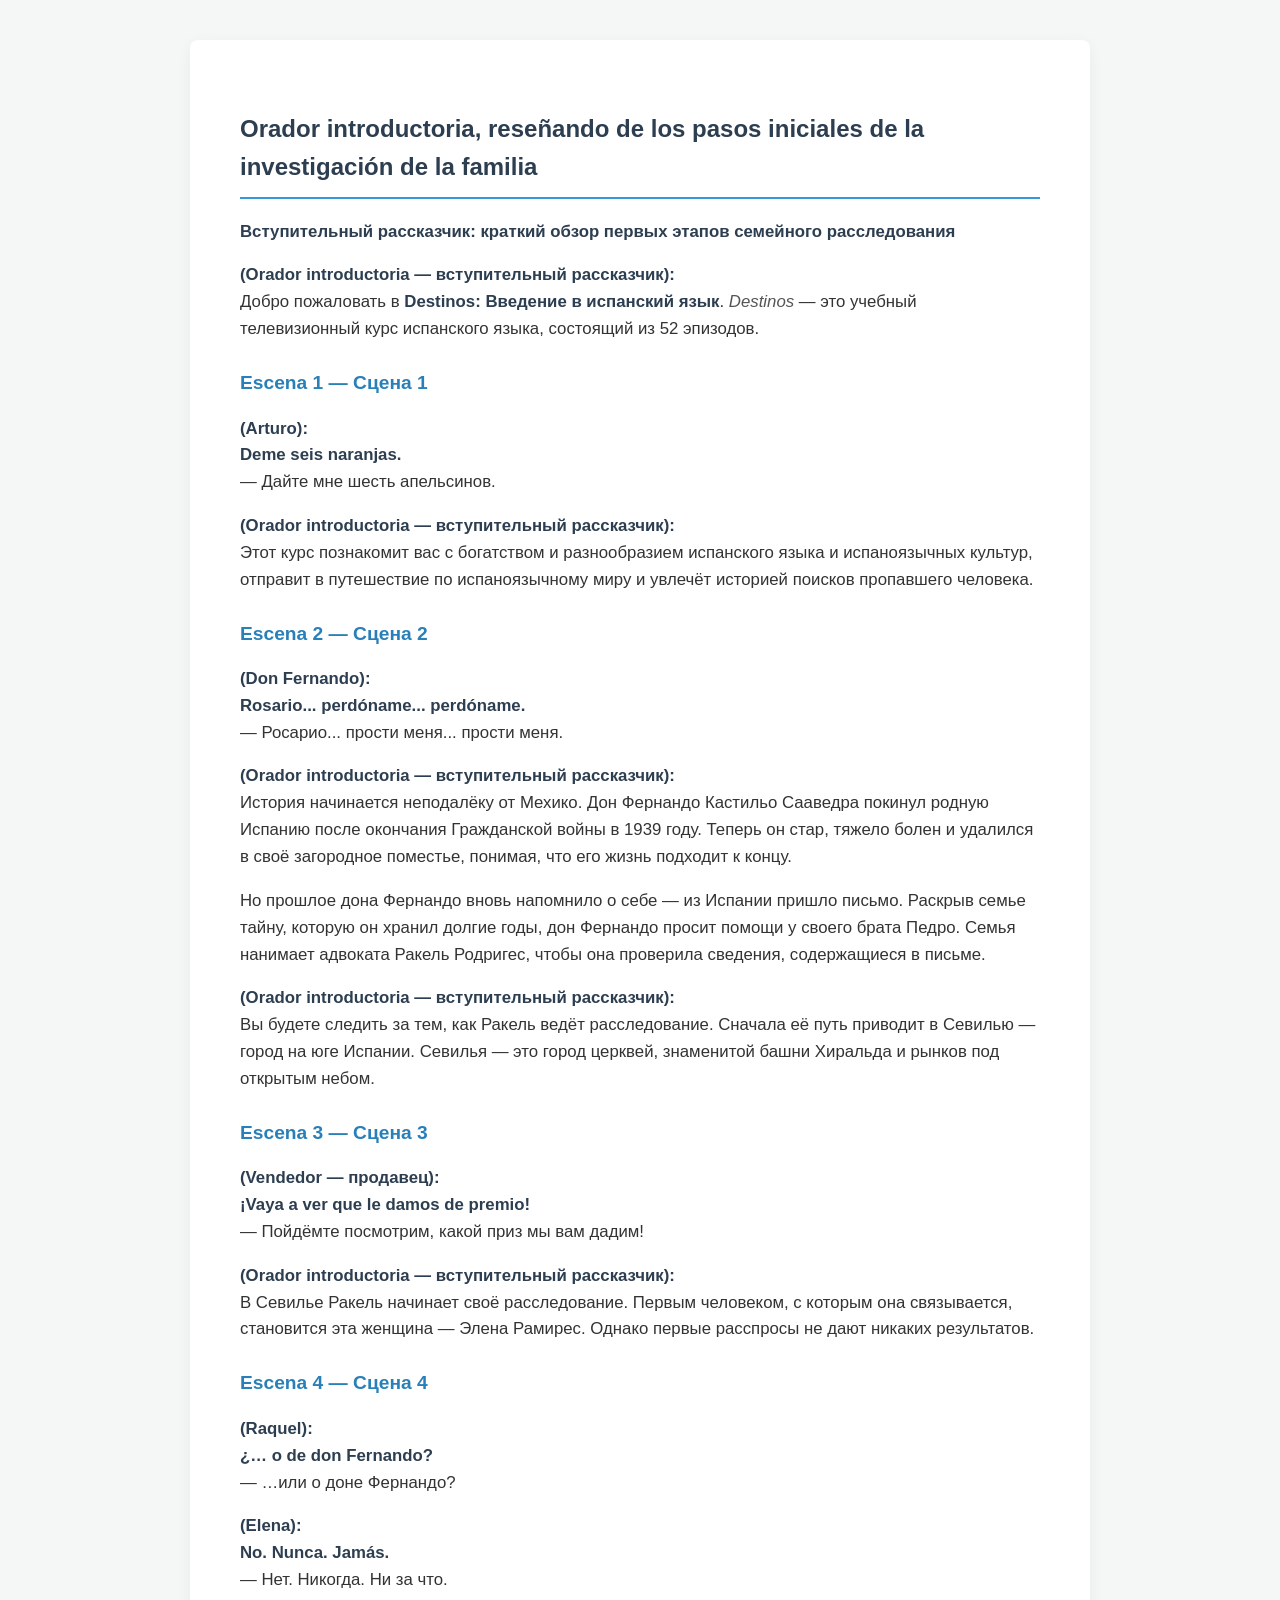
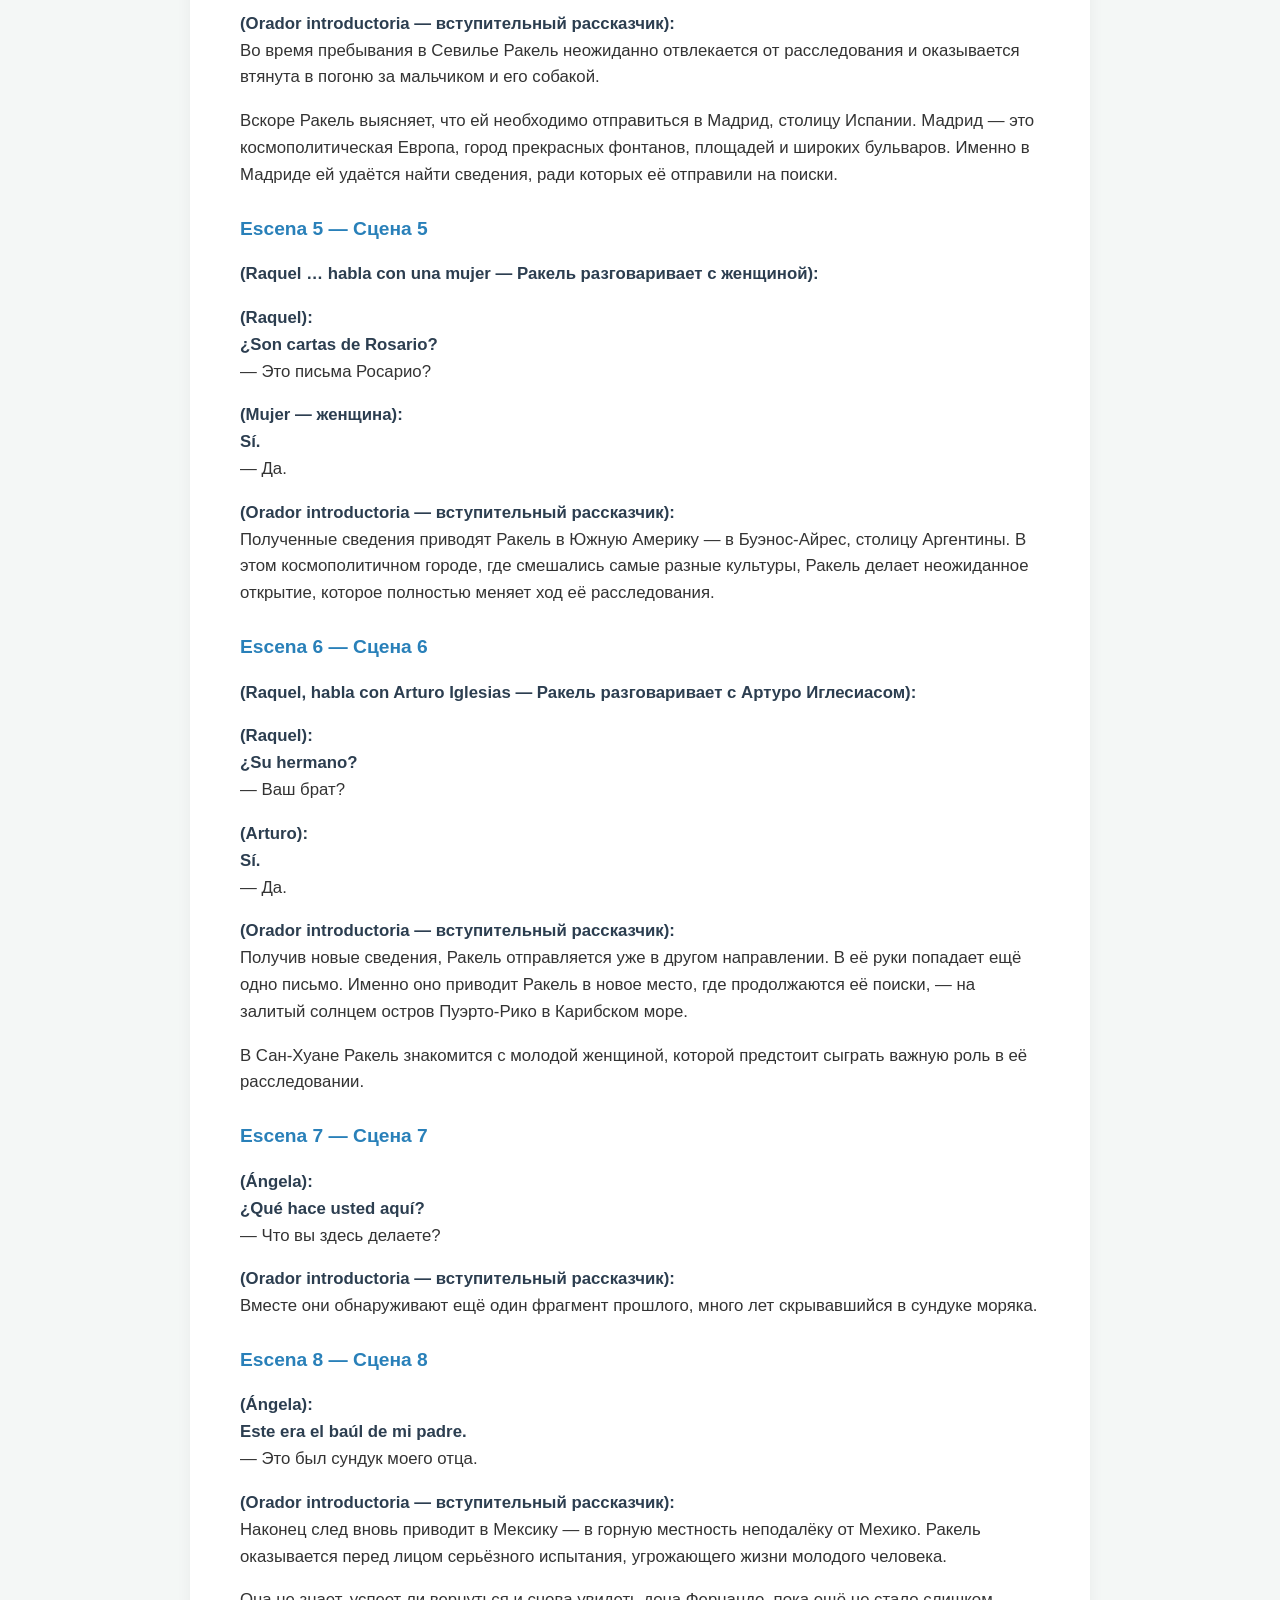
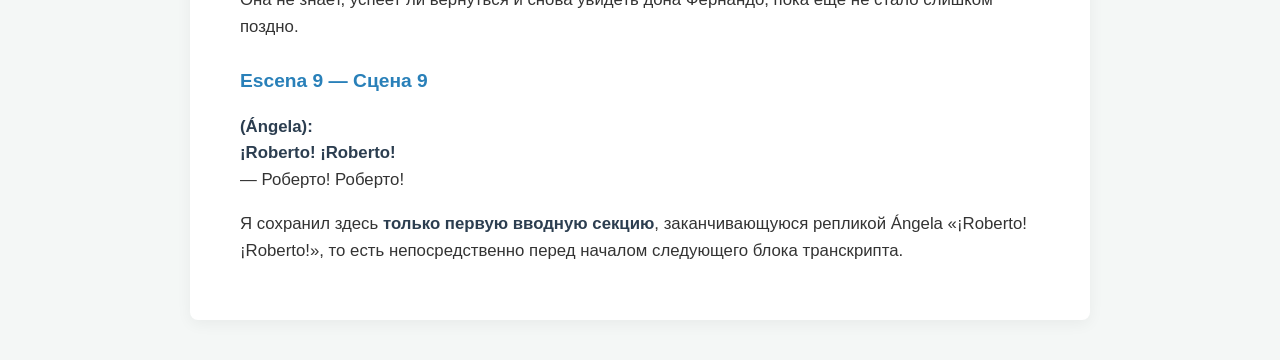
<file: transcript_01.html>
<!DOCTYPE html>
<html lang="ru">
<head>
    <meta charset="UTF-8">
    <meta name="viewport" content="width=device-width, initial-scale=1.0">
    <title>Destinos: Введение (Сцена 1)</title>
    <!-- ЕДИНАЯ ССЫЛКА НА ФАЙЛ СТИЛЕЙ -->
    <link rel="stylesheet" href="style.css">
</head>
<body>

<div class="container">

    <h2>Orador introductoria, rese&ntilde;ando de los pasos iniciales de la investigaci&oacute;n de la familia</h2>
    <p><strong>Вступительный рассказчик: краткий обзор первых этапов семейного расследования</strong></p>
    <p><strong>(Orador introductoria &mdash; вступительный рассказчик):</strong><br />Добро пожаловать в <strong>Destinos: Введение в испанский язык</strong>. <em>Destinos</em> &mdash; это учебный телевизионный курс испанского языка, состоящий из 52 эпизодов.</p>

    <h3>Escena 1 &mdash; Сцена 1</h3>
    <p><strong>(Arturo):</strong><br /><strong>Deme seis naranjas.</strong><br />&mdash; Дайте мне шесть апельсинов.</p>
    <p><strong>(Orador introductoria &mdash; вступительный рассказчик):</strong><br />Этот курс познакомит вас с богатством и разнообразием испанского языка и испаноязычных культур, отправит в путешествие по испаноязычному миру и увлечёт историей поисков пропавшего человека.</p>

    <h3>Escena 2 &mdash; Сцена 2</h3>
    <p><strong>(Don Fernando):</strong><br /><strong>Rosario... perd&oacute;name... perd&oacute;name.</strong><br />&mdash; Росарио... прости меня... прости меня.</p>
    <p><strong>(Orador introductoria &mdash; вступительный рассказчик):</strong><br />История начинается неподалёку от Мехико. Дон Фернандо Кастильо Сааведра покинул родную Испанию после окончания Гражданской войны в 1939 году. Теперь он стар, тяжело болен и удалился в своё загородное поместье, понимая, что его жизнь подходит к концу.</p>
    <p>Но прошлое дона Фернандо вновь напомнило о себе &mdash; из Испании пришло письмо. Раскрыв семье тайну, которую он хранил долгие годы, дон Фернандо просит помощи у своего брата Педро. Семья нанимает адвоката Ракель Родригес, чтобы она проверила сведения, содержащиеся в письме.</p>
    <p><strong>(Orador introductoria &mdash; вступительный рассказчик):</strong><br />Вы будете следить за тем, как Ракель ведёт расследование. Сначала её путь приводит в Севилью &mdash; город на юге Испании. Севилья &mdash; это город церквей, знаменитой башни Хиральда и рынков под открытым небом.</p>

    <h3>Escena 3 &mdash; Сцена 3</h3>
    <p><strong>(Vendedor &mdash; продавец):</strong><br /><strong>&iexcl;Vaya a ver que le damos de premio!</strong><br />&mdash; Пойдёмте посмотрим, какой приз мы вам дадим!</p>
    <p><strong>(Orador introductoria &mdash; вступительный рассказчик):</strong><br />В Севилье Ракель начинает своё расследование. Первым человеком, с которым она связывается, становится эта женщина &mdash; Элена Рамирес. Однако первые расспросы не дают никаких результатов.</p>

    <h3>Escena 4 &mdash; Сцена 4</h3>
    <p><strong>(Raquel):</strong><br /><strong>&iquest;&hellip; o de don Fernando?</strong><br />&mdash; &hellip;или о доне Фернандо?</p>
    <p><strong>(Elena):</strong><br /><strong>No. Nunca. Jam&aacute;s.</strong><br />&mdash; Нет. Никогда. Ни за что.</p>
    <p><strong>(Orador introductoria &mdash; вступительный рассказчик):</strong><br />Во время пребывания в Севилье Ракель неожиданно отвлекается от расследования и оказывается втянута в погоню за мальчиком и его собакой.</p>
    <p>Вскоре Ракель выясняет, что ей необходимо отправиться в Мадрид, столицу Испании. Мадрид &mdash; это космополитическая Европа, город прекрасных фонтанов, площадей и широких бульваров. Именно в Мадриде ей удаётся найти сведения, ради которых её отправили на поиски.</p>

    <h3>Escena 5 &mdash; Сцена 5</h3>
    <p><strong>(Raquel &hellip; habla con una mujer &mdash; Ракель разговаривает с женщиной):</strong></p>
    <p><strong>(Raquel):</strong><br /><strong>&iquest;Son cartas de Rosario?</strong><br />&mdash; Это письма Росарио?</p>
    <p><strong>(Mujer &mdash; женщина):</strong><br /><strong>S&iacute;.</strong><br />&mdash; Да.</p>
    <p><strong>(Orador introductoria &mdash; вступительный рассказчик):</strong><br />Полученные сведения приводят Ракель в Южную Америку &mdash; в Буэнос-Айрес, столицу Аргентины. В этом космополитичном городе, где смешались самые разные культуры, Ракель делает неожиданное открытие, которое полностью меняет ход её расследования.</p>

    <h3>Escena 6 &mdash; Сцена 6</h3>
    <p><strong>(Raquel, habla con Arturo Iglesias &mdash; Ракель разговаривает с Артуро Иглесиасом):</strong></p>
    <p><strong>(Raquel):</strong><br /><strong>&iquest;Su hermano?</strong><br />&mdash; Ваш брат?</p>
    <p><strong>(Arturo):</strong><br /><strong>S&iacute;.</strong><br />&mdash; Да.</p>
    <p><strong>(Orador introductoria &mdash; вступительный рассказчик):</strong><br />Получив новые сведения, Ракель отправляется уже в другом направлении. В её руки попадает ещё одно письмо. Именно оно приводит Ракель в новое место, где продолжаются её поиски, &mdash; на залитый солнцем остров Пуэрто-Рико в Карибском море.</p>
    <p>В Сан-Хуане Ракель знакомится с молодой женщиной, которой предстоит сыграть важную роль в её расследовании.</p>

    <h3>Escena 7 &mdash; Сцена 7</h3>
    <p><strong>(&Aacute;ngela):</strong><br /><strong>&iquest;Qu&eacute; hace usted aqu&iacute;?</strong><br />&mdash; Что вы здесь делаете?</p>
    <p><strong>(Orador introductoria &mdash; вступительный рассказчик):</strong><br />Вместе они обнаруживают ещё один фрагмент прошлого, много лет скрывавшийся в сундуке моряка.</p>

    <h3>Escena 8 &mdash; Сцена 8</h3>
    <p><strong>(&Aacute;ngela):</strong><br /><strong>Este era el ba&uacute;l de mi padre.</strong><br />&mdash; Это был сундук моего отца.</p>
    <p><strong>(Orador introductoria &mdash; вступительный рассказчик):</strong><br />Наконец след вновь приводит в Мексику &mdash; в горную местность неподалёку от Мехико. Ракель оказывается перед лицом серьёзного испытания, угрожающего жизни молодого человека.</p>
    <p>Она не знает, успеет ли вернуться и снова увидеть дона Фернандо, пока ещё не стало слишком поздно.</p>

    <h3>Escena 9 &mdash; Сцена 9</h3>
    <p><strong>(&Aacute;ngela):</strong><br /><strong>&iexcl;Roberto! &iexcl;Roberto!</strong><br />&mdash; Роберто! Роберто!</p>
    <p>Я сохранил здесь <strong>только первую вводную секцию</strong>, заканчивающуюся репликой &Aacute;ngela &laquo;&iexcl;Roberto! &iexcl;Roberto!&raquo;, то есть непосредственно перед началом следующего блока транскрипта.</p>
</div>

</body>
</html>
</file>
<file: style.css>
/* Базовые настройки страницы */
body {
    font-family: 'Helvetica Neue', Helvetica, Arial, sans-serif;
    line-height: 1.6;
    color: #333333;
    background-color: #f4f7f6;
    margin: 0;
    padding: 0;
}

/* Главный контейнер для текста */
.container {
    max-width: 800px;
    margin: 40px auto;
    background-color: #ffffff;
    padding: 40px 50px;
    border-radius: 8px;
    box-shadow: 0 4px 15px rgba(0, 0, 0, 0.05);
}

/* Заголовки */
h1 {
    color: #2c3e50;
    font-size: 1.8em;
    text-align: center;
    margin-bottom: 20px;
}

h2 {
    color: #2c3e50;
    font-size: 1.5em;
    border-bottom: 2px solid #3498db;
    padding-bottom: 10px;
    margin-top: 30px;
}

h3 {
    color: #2980b9;
    font-size: 1.2em;
    margin-top: 25px;
    margin-bottom: 10px;
}

/* Текст и выделения */
p {
    margin-bottom: 15px;
    font-size: 1.05em;
}

strong {
    color: #2c3e50;
}

em {
    color: #555555;
}

ul, ol {
    margin-bottom: 15px;
    font-size: 1.05em;
    padding-left: 20px;
}

li {
    margin-bottom: 8px;
}

/* Адаптация для мобильных телефонов */
@media (max-width: 768px) {
    .container {
        margin: 0; 
        padding: 20px 15px;
        border-radius: 0; 
        box-shadow: none; 
    }
    body {
        background-color: #ffffff; 
    }
    h1 {
        font-size: 1.5em;
    }
    h2 {
        font-size: 1.3em;
    }
}
</file>
